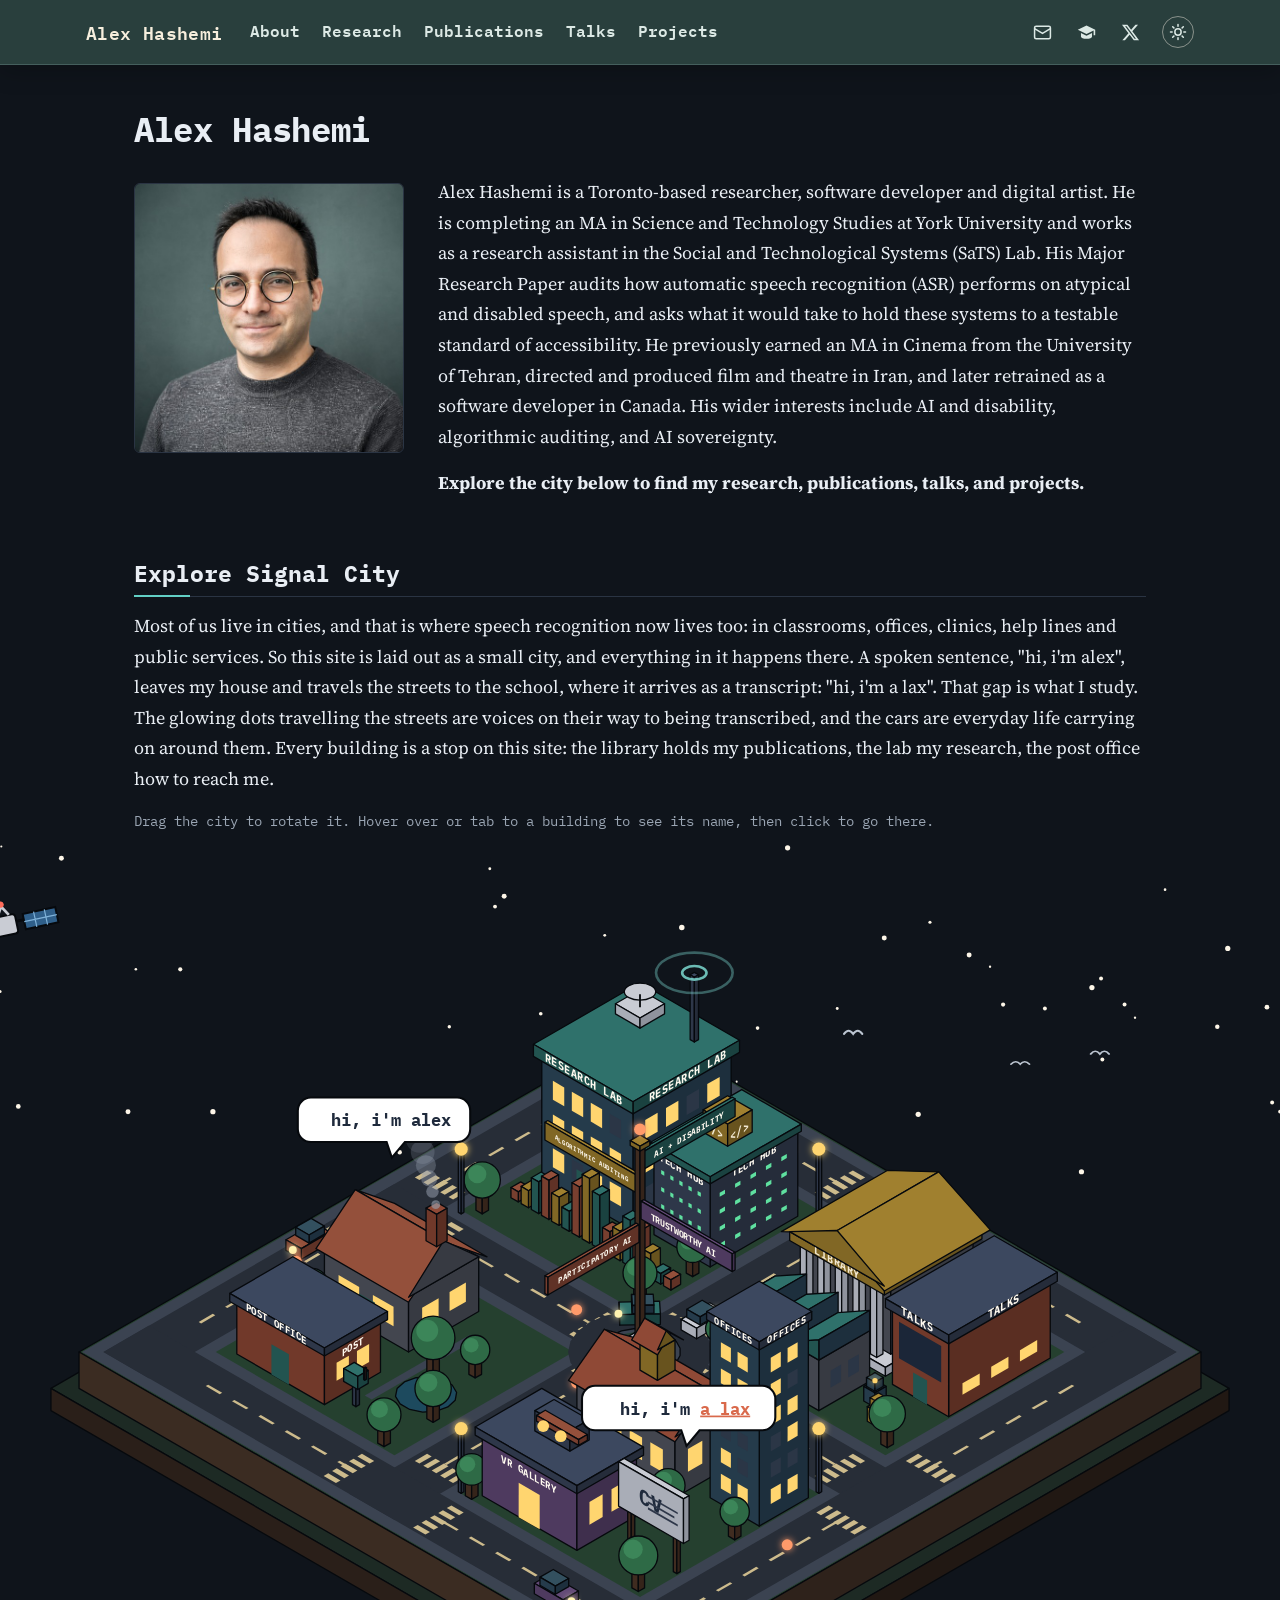
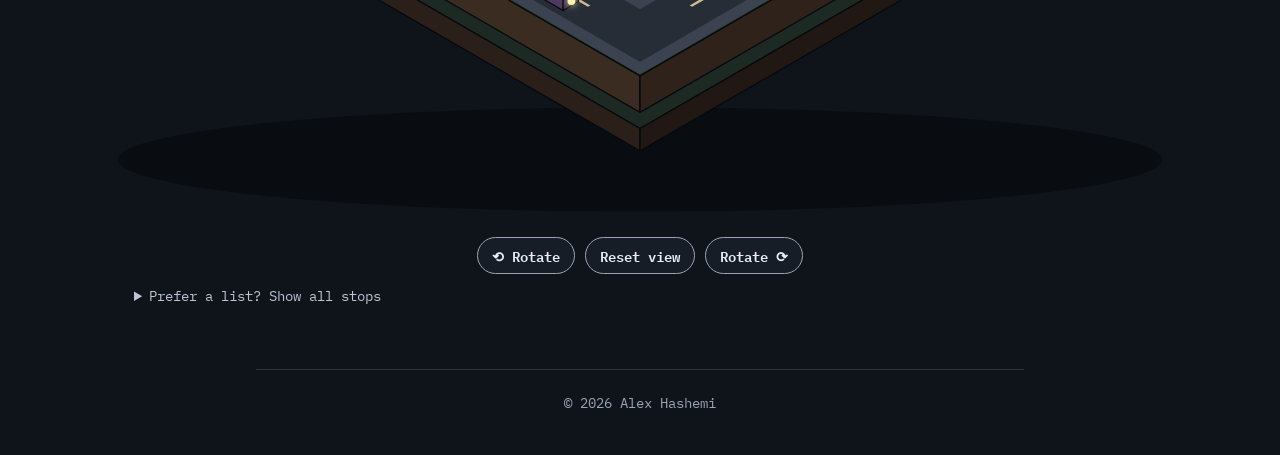
<file: index.html>
<!DOCTYPE html>
<html lang="en">
<head>
<meta charset="UTF-8">
<meta name="viewport" content="width=device-width, initial-scale=1.0">
<title>Alex Hashemi</title>
<meta name="description" content="Alex Hashemi studies how speech recognition and other AI systems decide who gets understood.">
<link rel="icon" type="image/svg+xml" href="favicon.svg">
<link rel="icon" type="image/png" sizes="32x32" href="favicon-32.png">
<link rel="icon" sizes="any" href="favicon.ico">
<link rel="apple-touch-icon" href="apple-touch-icon.png">
<link rel="preconnect" href="https://fonts.googleapis.com">
<link rel="preconnect" href="https://fonts.gstatic.com" crossorigin>
<link href="https://fonts.googleapis.com/css2?family=IBM+Plex+Mono:wght@500;600;700&amp;family=Source+Serif+4:ital,opsz,wght@0,8..60,400;0,8..60,600;1,8..60,400&amp;display=swap" rel="stylesheet">
<link rel="stylesheet" href="site.css?v=202611271320">
<script>
  (function () {
    var t = null;
    try { t = localStorage.getItem('theme'); } catch (e) {}
    document.documentElement.setAttribute('data-theme', t === 'light' ? 'light' : 'dark');
  })();
</script>
</head>
<body>
<a class="skip" href="#main">Skip to content</a>
<header class="bar">
  <div class="bar-inner">
    <a class="brand" href="./">Alex Hashemi</a>
    <nav class="nav" aria-label="Primary"><a href="about.html">About</a><a href="research.html">Research</a><a href="publications.html">Publications</a><a href="talks.html">Talks</a><a href="projects.html">Projects</a></nav>
    <div class="icons"><a class="stroke" href="mailto:alexhash@yorku.ca" aria-label="Email" title="Email"><svg viewBox="0 0 24 24" aria-hidden="true"><rect x="2" y="4" width="20" height="16" rx="2"/><path d="m2 7 10 6 10-6"/></svg></a><a class="" href="https://scholar.google.ca/citations?view_op=list_works&amp;hl=en&amp;user=wjBx0VoAAAAJ" aria-label="Google Scholar" title="Google Scholar" target="_blank" rel="noopener noreferrer"><svg viewBox="0 0 24 24" aria-hidden="true"><path d="M12 3 1 8.5l11 5.5 9-4.5v6h2V8.5L12 3z"/><path d="M5 12.75V17c0 1.66 3.13 3 7 3s7-1.34 7-3v-4.25l-7 3.5-7-3.5z"/></svg></a><a class="" href="https://x.com/alexxhashemi" aria-label="X (Twitter)" title="X (Twitter)" target="_blank" rel="noopener noreferrer"><svg viewBox="0 0 24 24" aria-hidden="true"><path d="M18.24 2.25h3.31l-7.23 8.26 8.5 11.24h-6.66l-5.21-6.82-5.97 6.82H1.67l7.73-8.84L1.25 2.25h6.83l4.71 6.23 5.45-6.23zm-1.16 17.52h1.83L7.08 4.13H5.12l11.96 15.64z"/></svg></a>
      <button class="theme-toggle" id="themeToggle" type="button" aria-label="Switch to light mode" title="Switch to light mode">
        <svg class="sun" viewBox="0 0 24 24" aria-hidden="true"><circle cx="12" cy="12" r="4.2"/><path d="M12 2v2.2M12 19.8V22M4.9 4.9l1.6 1.6M17.5 17.5l1.6 1.6M2 12h2.2M19.8 12H22M4.9 19.1l1.6-1.6M17.5 6.5l1.6-1.6"/></svg>
        <svg class="moon" viewBox="0 0 24 24" aria-hidden="true"><path d="M20.5 14.2A8.5 8.5 0 1 1 9.8 3.5a6.8 6.8 0 0 0 10.7 10.7z"/></svg>
      </button>
    </div>
  </div>
</header>
<main id="main" class="wide">
<h1>Alex Hashemi</h1>
<img class="portrait" src="images/headshot.jpg" alt="Portrait of Alex Hashemi">
<p>Alex Hashemi is a Toronto-based researcher, software developer and digital artist. He is
completing an MA in Science and Technology Studies at York University and works as a research
assistant in the Social and Technological Systems (SaTS) Lab. His Major Research Paper audits how
automatic speech recognition (ASR) performs on atypical and disabled speech, and asks what it would
take to hold these systems to a testable standard of accessibility. He previously earned an MA in
Cinema from the University of Tehran, directed and produced film and theatre in Iran, and later
retrained as a software developer in Canada. His wider interests include AI and disability,
algorithmic auditing, and AI sovereignty.</p>
<p><strong>Explore the city below to find my research, publications, talks, and projects.</strong></p>
<div class="clear"></div>

<h2>Explore Signal City</h2>
<p>Most of us live in cities, and that is where speech recognition now lives too: in classrooms,
offices, clinics, help lines and public services. So this site is laid out as a small city, and
everything in it happens there. A spoken sentence, "hi, i'm alex", leaves my house and travels the
streets to the school, where it arrives as a transcript: "hi, i'm a lax". That gap is what I study.
The glowing dots travelling the streets are voices on their way to being transcribed, and the cars
are everyday life carrying on around them. Every building is a stop on this site: the library holds
my publications, the lab my research, the post office how to reach me.</p>
<p class="map-hint">Drag the city to rotate it. Hover over or tab to a building to see its name, then click to go there.</p>
<div class="city-wrap">
  <svg id="city" class="city" viewBox="0 0 980 760" role="group" aria-labelledby="city-t city-d">
    <title id="city-t">Signal City</title>
    <desc id="city-d">An interactive isometric city that can be rotated. Most of us live in cities, and speech recognition now lives there too. A spoken sentence, hi, i'm alex, leaves my house and travels the streets to a school and city offices, where it arrives as hi, i'm a lax. Each building links to part of this website: a research lab, a tech hub for skills, a library of publications, a conference hall for talks, a makerspace of projects, a VR gallery, a monument of research interests in the central roundabout, a CV billboard, and a post office for contact.</desc>
  </svg>
  <div class="city-controls">
    <button type="button" id="rotLeft" aria-label="Rotate the city left">&#10226; Rotate</button>
    <button type="button" id="rotReset" aria-label="Reset the city view">Reset view</button>
    <button type="button" id="rotRight" aria-label="Rotate the city right">Rotate &#10227;</button>
  </div>
</div>
<details class="map-list">
  <summary>Prefer a list? Show all stops</summary>
  <ul><li><a href="about.html">About Me (Home)</a></li><li><a href="research.html">Research (Research Lab)</a></li><li><a href="research.html#interests">Research Interests (Interests Square)</a></li><li><a href="about.html#skills">Technical Skills (Tech Hub)</a></li><li><a href="publications.html">Publications (Library)</a></li><li><a href="talks.html">Talks (Conference Hall)</a></li><li><a href="talks.html#exhibitions">Exhibitions (VR Gallery)</a></li><li><a href="projects.html">Projects (Makerspace)</a></li><li><a href="about.html#education">Education (School)</a></li><li><a href="about.html#experience">Experience (City Offices)</a></li><li><a href="cv.html">Request my CV (Billboard)</a></li><li><a href="contact.html">Contact (Post Office)</a></li></ul>
</details>
<noscript><p class="muted small">The interactive city needs JavaScript. Every stop is listed above.</p></noscript>
<script src="city.js?v=202611271320"></script>
<script src="sky-extras.js?v=202611271320"></script>
</main>
<footer>&copy; 2026 Alex Hashemi</footer>
<script>
  (function () {
    var root = document.documentElement, btn = document.getElementById('themeToggle');
    function sync() {
      var light = root.getAttribute('data-theme') === 'light';
      var label = light ? 'Switch to dark mode' : 'Switch to light mode';
      btn.setAttribute('aria-label', label); btn.setAttribute('title', label);
    }
    btn.addEventListener('click', function () {
      var next = root.getAttribute('data-theme') === 'light' ? 'dark' : 'light';
      root.setAttribute('data-theme', next);
      try { localStorage.setItem('theme', next); } catch (e) {}
      sync();
    });
    sync();
  })();
</script>
</body>
</html>
</file>
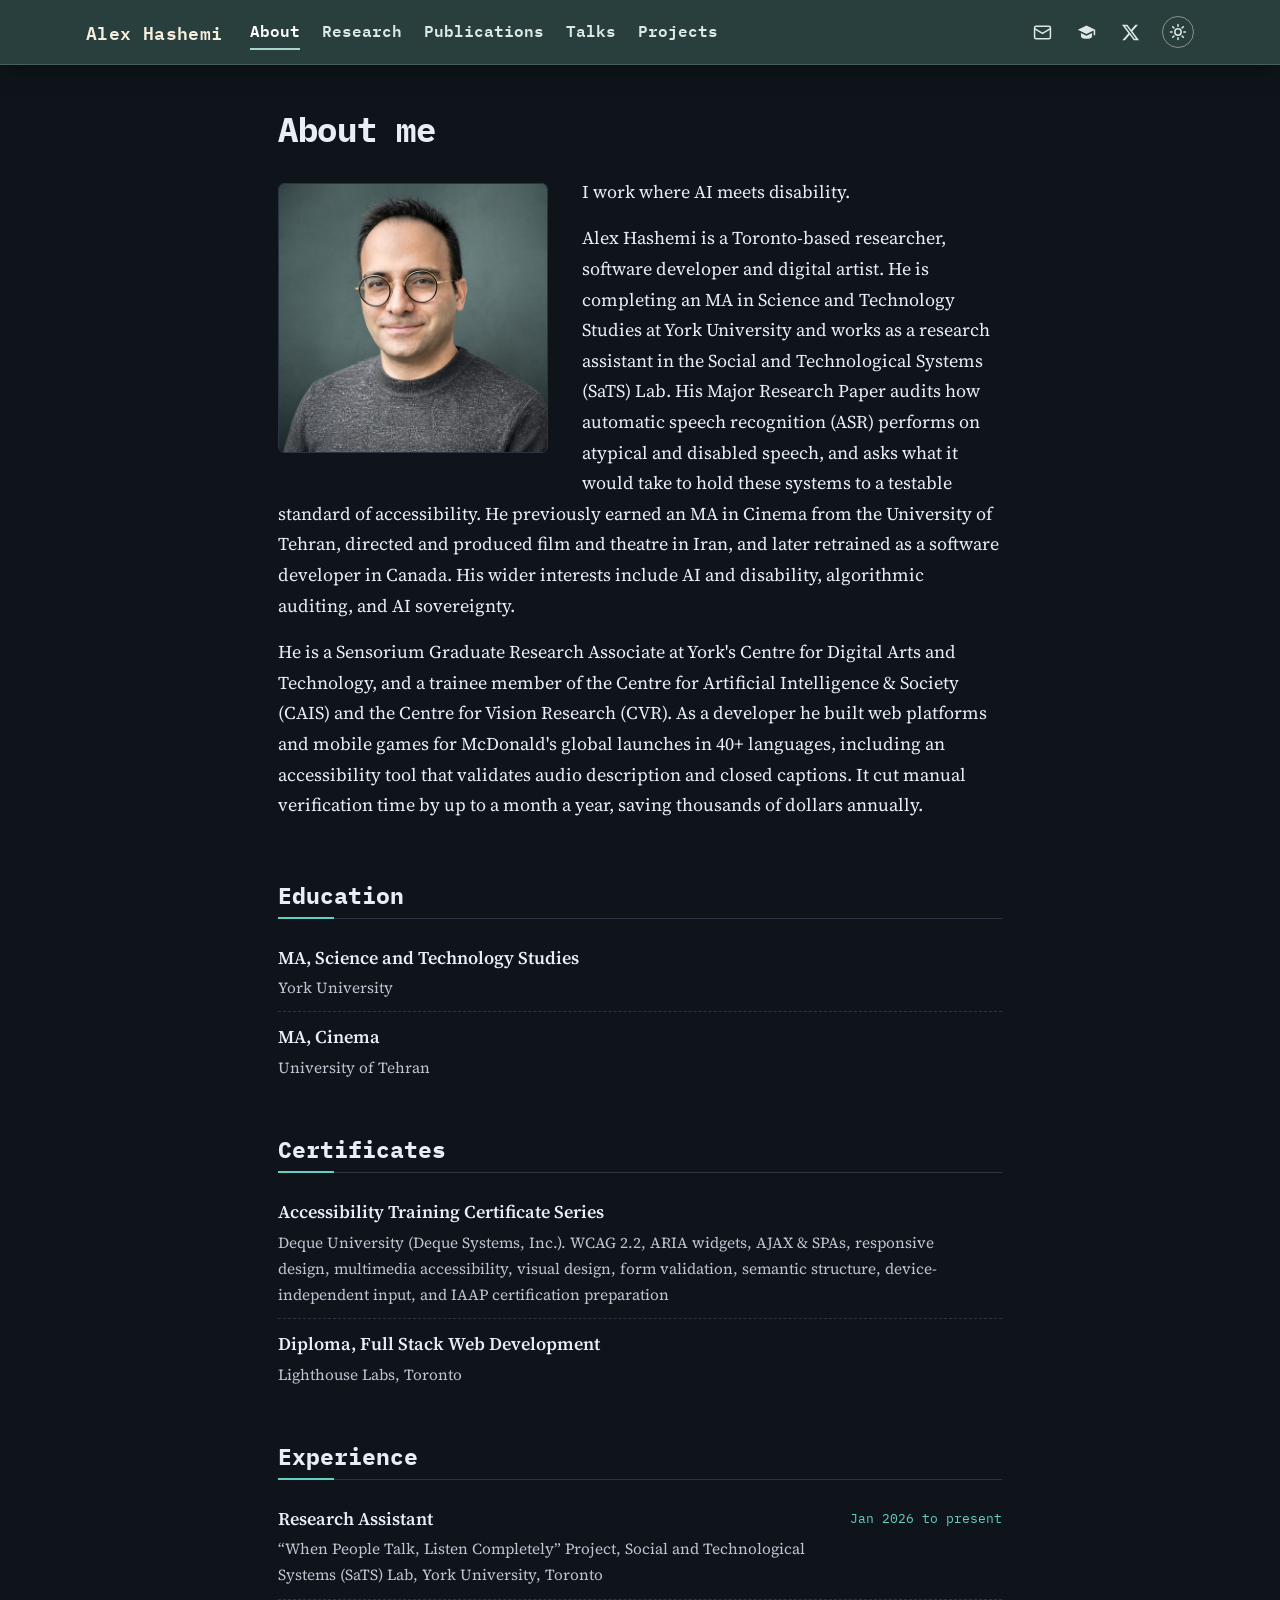
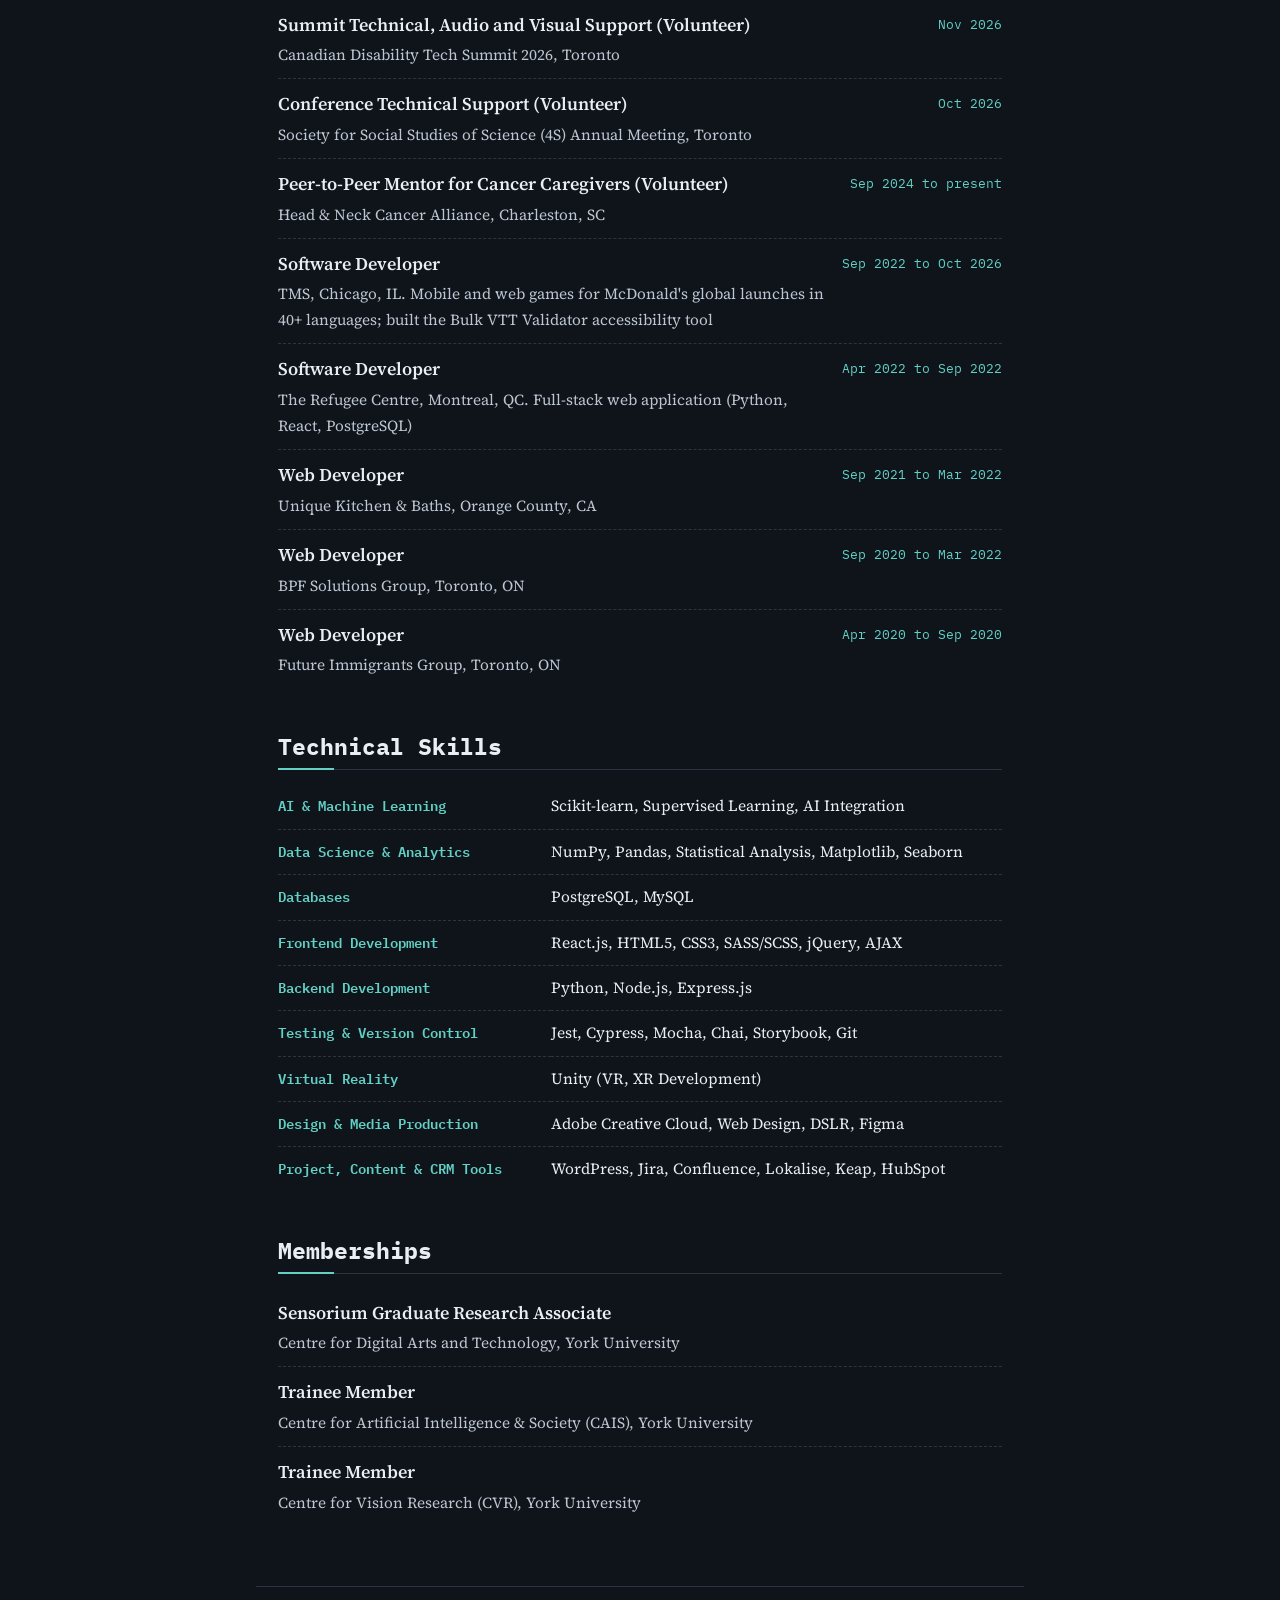
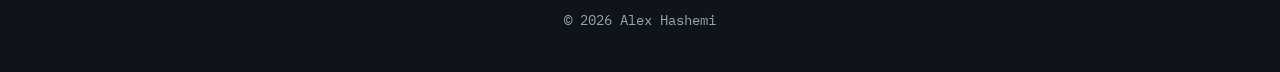
<file: about.html>
<!DOCTYPE html>
<html lang="en">
<head>
<meta charset="UTF-8">
<meta name="viewport" content="width=device-width, initial-scale=1.0">
<title>About | Alex Hashemi</title>
<meta name="description" content="About Alex Hashemi: background, education, experience, and technical skills.">
<link rel="icon" type="image/svg+xml" href="favicon.svg">
<link rel="icon" type="image/png" sizes="32x32" href="favicon-32.png">
<link rel="icon" sizes="any" href="favicon.ico">
<link rel="apple-touch-icon" href="apple-touch-icon.png">
<link rel="preconnect" href="https://fonts.googleapis.com">
<link rel="preconnect" href="https://fonts.gstatic.com" crossorigin>
<link href="https://fonts.googleapis.com/css2?family=IBM+Plex+Mono:wght@500;600;700&amp;family=Source+Serif+4:ital,opsz,wght@0,8..60,400;0,8..60,600;1,8..60,400&amp;display=swap" rel="stylesheet">
<link rel="stylesheet" href="site.css?v=202611271320">
<script>
  (function () {
    var t = null;
    try { t = localStorage.getItem('theme'); } catch (e) {}
    document.documentElement.setAttribute('data-theme', t === 'light' ? 'light' : 'dark');
  })();
</script>
</head>
<body>
<a class="skip" href="#main">Skip to content</a>
<header class="bar">
  <div class="bar-inner">
    <a class="brand" href="./">Alex Hashemi</a>
    <nav class="nav" aria-label="Primary"><a href="about.html" aria-current="page">About</a><a href="research.html">Research</a><a href="publications.html">Publications</a><a href="talks.html">Talks</a><a href="projects.html">Projects</a></nav>
    <div class="icons"><a class="stroke" href="mailto:alexhash@yorku.ca" aria-label="Email" title="Email"><svg viewBox="0 0 24 24" aria-hidden="true"><rect x="2" y="4" width="20" height="16" rx="2"/><path d="m2 7 10 6 10-6"/></svg></a><a class="" href="https://scholar.google.ca/citations?view_op=list_works&amp;hl=en&amp;user=wjBx0VoAAAAJ" aria-label="Google Scholar" title="Google Scholar" target="_blank" rel="noopener noreferrer"><svg viewBox="0 0 24 24" aria-hidden="true"><path d="M12 3 1 8.5l11 5.5 9-4.5v6h2V8.5L12 3z"/><path d="M5 12.75V17c0 1.66 3.13 3 7 3s7-1.34 7-3v-4.25l-7 3.5-7-3.5z"/></svg></a><a class="" href="https://x.com/alexxhashemi" aria-label="X (Twitter)" title="X (Twitter)" target="_blank" rel="noopener noreferrer"><svg viewBox="0 0 24 24" aria-hidden="true"><path d="M18.24 2.25h3.31l-7.23 8.26 8.5 11.24h-6.66l-5.21-6.82-5.97 6.82H1.67l7.73-8.84L1.25 2.25h6.83l4.71 6.23 5.45-6.23zm-1.16 17.52h1.83L7.08 4.13H5.12l11.96 15.64z"/></svg></a>
      <button class="theme-toggle" id="themeToggle" type="button" aria-label="Switch to light mode" title="Switch to light mode">
        <svg class="sun" viewBox="0 0 24 24" aria-hidden="true"><circle cx="12" cy="12" r="4.2"/><path d="M12 2v2.2M12 19.8V22M4.9 4.9l1.6 1.6M17.5 17.5l1.6 1.6M2 12h2.2M19.8 12H22M4.9 19.1l1.6-1.6M17.5 6.5l1.6-1.6"/></svg>
        <svg class="moon" viewBox="0 0 24 24" aria-hidden="true"><path d="M20.5 14.2A8.5 8.5 0 1 1 9.8 3.5a6.8 6.8 0 0 0 10.7 10.7z"/></svg>
      </button>
    </div>
  </div>
</header>
<main id="main">
<h1>About me</h1>
<img class="portrait" src="images/headshot.jpg" alt="Portrait of Alex Hashemi">
<p class="lead">I work where AI meets disability.</p>
<p>Alex Hashemi is a Toronto-based researcher, software developer and digital artist. He is
completing an MA in Science and Technology Studies at York University and works as a research
assistant in the Social and Technological Systems (SaTS) Lab. His Major Research Paper audits how
automatic speech recognition (ASR) performs on atypical and disabled speech, and asks what it would
take to hold these systems to a testable standard of accessibility. He previously earned an MA in
Cinema from the University of Tehran, directed and produced film and theatre in Iran, and later
retrained as a software developer in Canada. His wider interests include AI and disability,
algorithmic auditing, and AI sovereignty.</p>
<p>He is a Sensorium Graduate Research Associate at York's Centre for Digital Arts and Technology,
and a trainee member of the Centre for Artificial Intelligence &amp; Society (CAIS) and the Centre for
Vision Research (CVR). As a developer he built web platforms and mobile games for
McDonald's global launches in 40+ languages, including an accessibility tool that validates audio description and closed captions. It cut
manual verification time by up to a month a year, saving thousands of dollars annually.</p>
<div class="clear"></div>

<h2 id="education">Education</h2>
<ul class="rows"><li><span class="what">MA, Science and Technology Studies</span><span class="where">York University</span></li><li><span class="what">MA, Cinema</span><span class="where">University of Tehran</span></li></ul>

<h2>Certificates</h2>
<ul class="rows"><li><span class="what">Accessibility Training Certificate Series</span><span class="where">Deque University (Deque Systems, Inc.). WCAG 2.2, ARIA widgets, AJAX &amp; SPAs, responsive design, multimedia accessibility, visual design, form validation, semantic structure, device-independent input, and IAAP certification preparation</span></li><li><span class="what">Diploma, Full Stack Web Development</span><span class="where">Lighthouse Labs, Toronto</span></li></ul>

<h2 id="experience">Experience</h2>
<ul class="rows"><li><span class="what">Research Assistant</span><span class="where">&ldquo;When People Talk, Listen Completely&rdquo; Project, Social and Technological Systems (SaTS) Lab, York University, Toronto</span><span class="when">Jan 2026 to present</span></li><li><span class="what">Summit Technical, Audio and Visual Support (Volunteer)</span><span class="where">Canadian Disability Tech Summit 2026, Toronto</span><span class="when">Nov 2026</span></li><li><span class="what">Conference Technical Support (Volunteer)</span><span class="where">Society for Social Studies of Science (4S) Annual Meeting, Toronto</span><span class="when">Oct 2026</span></li><li><span class="what">Peer-to-Peer Mentor for Cancer Caregivers (Volunteer)</span><span class="where">Head &amp; Neck Cancer Alliance, Charleston, SC</span><span class="when">Sep 2024 to present</span></li><li><span class="what">Software Developer</span><span class="where">TMS, Chicago, IL. Mobile and web games for McDonald's global launches in 40+ languages; built the Bulk VTT Validator accessibility tool</span><span class="when">Sep 2022 to Oct 2026</span></li><li><span class="what">Software Developer</span><span class="where">The Refugee Centre, Montreal, QC. Full-stack web application (Python, React, PostgreSQL)</span><span class="when">Apr 2022 to Sep 2022</span></li><li><span class="what">Web Developer</span><span class="where">Unique Kitchen &amp; Baths, Orange County, CA</span><span class="when">Sep 2021 to Mar 2022</span></li><li><span class="what">Web Developer</span><span class="where">BPF Solutions Group, Toronto, ON</span><span class="when">Sep 2020 to Mar 2022</span></li><li><span class="what">Web Developer</span><span class="where">Future Immigrants Group, Toronto, ON</span><span class="when">Apr 2020 to Sep 2020</span></li></ul>

<h2 id="skills">Technical Skills</h2>
<table class="skills">
  <caption class="skip">Technical skills by area</caption>
  <tbody>
    <tr><th scope="row">AI &amp; Machine Learning</th><td>Scikit-learn, Supervised Learning, AI Integration</td></tr>
    <tr><th scope="row">Data Science &amp; Analytics</th><td>NumPy, Pandas, Statistical Analysis, Matplotlib, Seaborn</td></tr>
    <tr><th scope="row">Databases</th><td>PostgreSQL, MySQL</td></tr>
    <tr><th scope="row">Frontend Development</th><td>React.js, HTML5, CSS3, SASS/SCSS, jQuery, AJAX</td></tr>
    <tr><th scope="row">Backend Development</th><td>Python, Node.js, Express.js</td></tr>
    <tr><th scope="row">Testing &amp; Version Control</th><td>Jest, Cypress, Mocha, Chai, Storybook, Git</td></tr>
    <tr><th scope="row">Virtual Reality</th><td>Unity (VR, XR Development)</td></tr>
    <tr><th scope="row">Design &amp; Media Production</th><td>Adobe Creative Cloud, Web Design, DSLR, Figma</td></tr>
    <tr><th scope="row">Project, Content &amp; CRM Tools</th><td>WordPress, Jira, Confluence, Lokalise, Keap, HubSpot</td></tr>
  </tbody>
</table>

<h2>Memberships</h2>
<ul class="rows"><li><span class="what">Sensorium Graduate Research Associate</span><span class="where">Centre for Digital Arts and Technology, York University</span></li><li><span class="what">Trainee Member</span><span class="where">Centre for Artificial Intelligence &amp; Society (CAIS), York University</span></li><li><span class="what">Trainee Member</span><span class="where">Centre for Vision Research (CVR), York University</span></li></ul>

</main>
<footer>&copy; 2026 Alex Hashemi</footer>
<script>
  (function () {
    var root = document.documentElement, btn = document.getElementById('themeToggle');
    function sync() {
      var light = root.getAttribute('data-theme') === 'light';
      var label = light ? 'Switch to dark mode' : 'Switch to light mode';
      btn.setAttribute('aria-label', label); btn.setAttribute('title', label);
    }
    btn.addEventListener('click', function () {
      var next = root.getAttribute('data-theme') === 'light' ? 'dark' : 'light';
      root.setAttribute('data-theme', next);
      try { localStorage.setItem('theme', next); } catch (e) {}
      sync();
    });
    sync();
  })();
</script>
</body>
</html>
</file>
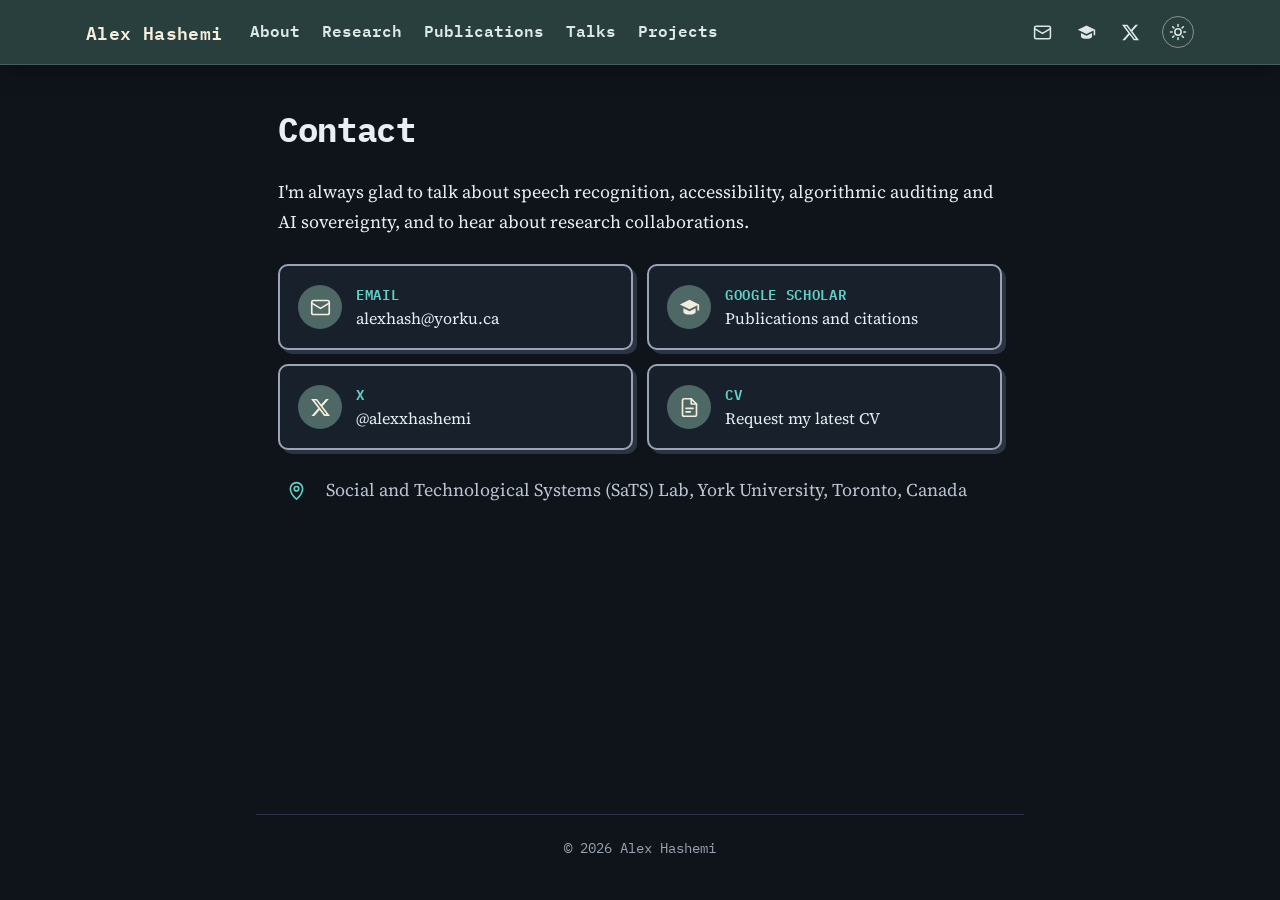
<file: contact.html>
<!DOCTYPE html>
<html lang="en">
<head>
<meta charset="UTF-8">
<meta name="viewport" content="width=device-width, initial-scale=1.0">
<title>Contact | Alex Hashemi</title>
<meta name="description" content="Contact Alex Hashemi.">
<link rel="icon" type="image/svg+xml" href="favicon.svg">
<link rel="icon" type="image/png" sizes="32x32" href="favicon-32.png">
<link rel="icon" sizes="any" href="favicon.ico">
<link rel="apple-touch-icon" href="apple-touch-icon.png">
<link rel="preconnect" href="https://fonts.googleapis.com">
<link rel="preconnect" href="https://fonts.gstatic.com" crossorigin>
<link href="https://fonts.googleapis.com/css2?family=IBM+Plex+Mono:wght@500;600;700&amp;family=Source+Serif+4:ital,opsz,wght@0,8..60,400;0,8..60,600;1,8..60,400&amp;display=swap" rel="stylesheet">
<link rel="stylesheet" href="site.css?v=202611271320">
<script>
  (function () {
    var t = null;
    try { t = localStorage.getItem('theme'); } catch (e) {}
    document.documentElement.setAttribute('data-theme', t === 'light' ? 'light' : 'dark');
  })();
</script>
</head>
<body>
<a class="skip" href="#main">Skip to content</a>
<header class="bar">
  <div class="bar-inner">
    <a class="brand" href="./">Alex Hashemi</a>
    <nav class="nav" aria-label="Primary"><a href="about.html">About</a><a href="research.html">Research</a><a href="publications.html">Publications</a><a href="talks.html">Talks</a><a href="projects.html">Projects</a></nav>
    <div class="icons"><a class="stroke" href="mailto:alexhash@yorku.ca" aria-label="Email" title="Email"><svg viewBox="0 0 24 24" aria-hidden="true"><rect x="2" y="4" width="20" height="16" rx="2"/><path d="m2 7 10 6 10-6"/></svg></a><a class="" href="https://scholar.google.ca/citations?view_op=list_works&amp;hl=en&amp;user=wjBx0VoAAAAJ" aria-label="Google Scholar" title="Google Scholar" target="_blank" rel="noopener noreferrer"><svg viewBox="0 0 24 24" aria-hidden="true"><path d="M12 3 1 8.5l11 5.5 9-4.5v6h2V8.5L12 3z"/><path d="M5 12.75V17c0 1.66 3.13 3 7 3s7-1.34 7-3v-4.25l-7 3.5-7-3.5z"/></svg></a><a class="" href="https://x.com/alexxhashemi" aria-label="X (Twitter)" title="X (Twitter)" target="_blank" rel="noopener noreferrer"><svg viewBox="0 0 24 24" aria-hidden="true"><path d="M18.24 2.25h3.31l-7.23 8.26 8.5 11.24h-6.66l-5.21-6.82-5.97 6.82H1.67l7.73-8.84L1.25 2.25h6.83l4.71 6.23 5.45-6.23zm-1.16 17.52h1.83L7.08 4.13H5.12l11.96 15.64z"/></svg></a>
      <button class="theme-toggle" id="themeToggle" type="button" aria-label="Switch to light mode" title="Switch to light mode">
        <svg class="sun" viewBox="0 0 24 24" aria-hidden="true"><circle cx="12" cy="12" r="4.2"/><path d="M12 2v2.2M12 19.8V22M4.9 4.9l1.6 1.6M17.5 17.5l1.6 1.6M2 12h2.2M19.8 12H22M4.9 19.1l1.6-1.6M17.5 6.5l1.6-1.6"/></svg>
        <svg class="moon" viewBox="0 0 24 24" aria-hidden="true"><path d="M20.5 14.2A8.5 8.5 0 1 1 9.8 3.5a6.8 6.8 0 0 0 10.7 10.7z"/></svg>
      </button>
    </div>
  </div>
</header>
<main id="main">
<h1>Contact</h1>
<p class="lead">I'm always glad to talk about speech recognition, accessibility, algorithmic
auditing and AI sovereignty, and to hear about research collaborations.</p>
<div class="contact-grid">
  <a class="ccard stroke" href="mailto:alexhash@yorku.ca"><span class="cicon"><svg viewBox="0 0 24 24" aria-hidden="true"><rect x="2" y="4" width="20" height="16" rx="2"/><path d="m2 7 10 6 10-6"/></svg></span><span class="ctext"><span class="clabel">Email</span><span class="cvalue">alexhash@yorku.ca</span></span></a>
  <a class="ccard " href="https://scholar.google.ca/citations?view_op=list_works&amp;hl=en&amp;user=wjBx0VoAAAAJ" target="_blank" rel="noopener noreferrer"><span class="cicon"><svg viewBox="0 0 24 24" aria-hidden="true"><path d="M12 3 1 8.5l11 5.5 9-4.5v6h2V8.5L12 3z"/><path d="M5 12.75V17c0 1.66 3.13 3 7 3s7-1.34 7-3v-4.25l-7 3.5-7-3.5z"/></svg></span><span class="ctext"><span class="clabel">Google Scholar</span><span class="cvalue">Publications and citations</span></span></a>
  <a class="ccard " href="https://x.com/alexxhashemi" target="_blank" rel="noopener noreferrer"><span class="cicon"><svg viewBox="0 0 24 24" aria-hidden="true"><path d="M18.24 2.25h3.31l-7.23 8.26 8.5 11.24h-6.66l-5.21-6.82-5.97 6.82H1.67l7.73-8.84L1.25 2.25h6.83l4.71 6.23 5.45-6.23zm-1.16 17.52h1.83L7.08 4.13H5.12l11.96 15.64z"/></svg></span><span class="ctext"><span class="clabel">X</span><span class="cvalue">@alexxhashemi</span></span></a>
  <a class="ccard stroke" href="cv.html"><span class="cicon"><svg viewBox="0 0 24 24" aria-hidden="true"><path d="M14 2H6a2 2 0 0 0-2 2v16a2 2 0 0 0 2 2h12a2 2 0 0 0 2-2V8z"/><path d="M14 2v6h6"/><path d="M8 13h8M8 17h5"/></svg></span><span class="ctext"><span class="clabel">CV</span><span class="cvalue">Request my latest CV</span></span></a>
</div>
<p class="where-am-i"><span class="cicon stroke"><svg viewBox="0 0 24 24" aria-hidden="true"><path d="M12 22s7-6.2 7-12a7 7 0 1 0-14 0c0 5.8 7 12 7 12z"/><circle cx="12" cy="10" r="2.6"/></svg></span>Social and Technological Systems (SaTS) Lab, York University, Toronto, Canada</p>

</main>
<footer>&copy; 2026 Alex Hashemi</footer>
<script>
  (function () {
    var root = document.documentElement, btn = document.getElementById('themeToggle');
    function sync() {
      var light = root.getAttribute('data-theme') === 'light';
      var label = light ? 'Switch to dark mode' : 'Switch to light mode';
      btn.setAttribute('aria-label', label); btn.setAttribute('title', label);
    }
    btn.addEventListener('click', function () {
      var next = root.getAttribute('data-theme') === 'light' ? 'dark' : 'light';
      root.setAttribute('data-theme', next);
      try { localStorage.setItem('theme', next); } catch (e) {}
      sync();
    });
    sync();
  })();
</script>
</body>
</html>
</file>
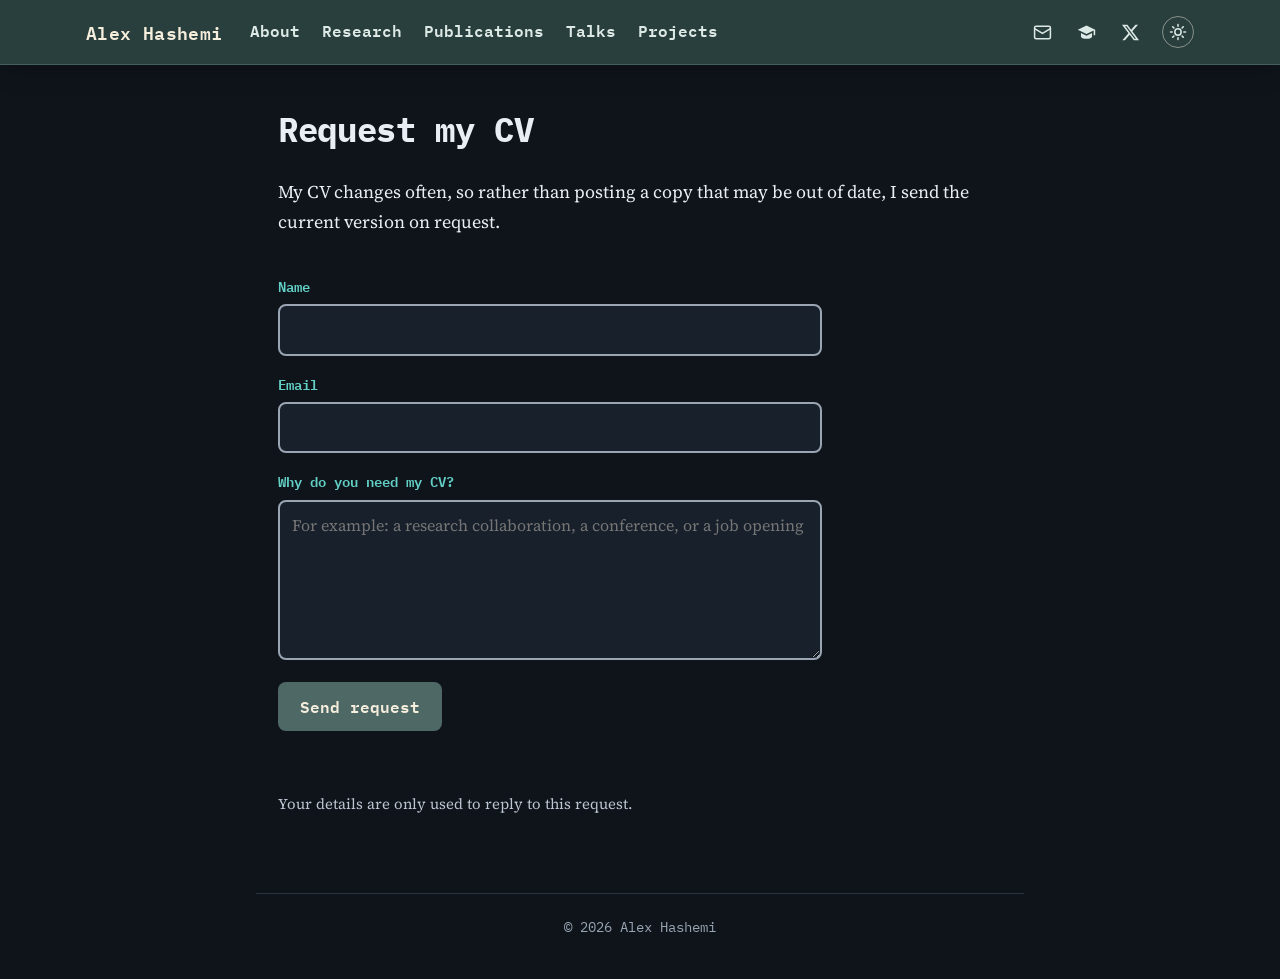
<file: cv.html>
<!DOCTYPE html>
<html lang="en">
<head>
<meta charset="UTF-8">
<meta name="viewport" content="width=device-width, initial-scale=1.0">
<title>Request my CV | Alex Hashemi</title>
<meta name="description" content="Request an up-to-date CV from Alex Hashemi.">
<link rel="icon" type="image/svg+xml" href="favicon.svg">
<link rel="icon" type="image/png" sizes="32x32" href="favicon-32.png">
<link rel="icon" sizes="any" href="favicon.ico">
<link rel="apple-touch-icon" href="apple-touch-icon.png">
<link rel="preconnect" href="https://fonts.googleapis.com">
<link rel="preconnect" href="https://fonts.gstatic.com" crossorigin>
<link href="https://fonts.googleapis.com/css2?family=IBM+Plex+Mono:wght@500;600;700&amp;family=Source+Serif+4:ital,opsz,wght@0,8..60,400;0,8..60,600;1,8..60,400&amp;display=swap" rel="stylesheet">
<link rel="stylesheet" href="site.css?v=202611271320">
<script>
  (function () {
    var t = null;
    try { t = localStorage.getItem('theme'); } catch (e) {}
    document.documentElement.setAttribute('data-theme', t === 'light' ? 'light' : 'dark');
  })();
</script>
</head>
<body>
<a class="skip" href="#main">Skip to content</a>
<header class="bar">
  <div class="bar-inner">
    <a class="brand" href="./">Alex Hashemi</a>
    <nav class="nav" aria-label="Primary"><a href="about.html">About</a><a href="research.html">Research</a><a href="publications.html">Publications</a><a href="talks.html">Talks</a><a href="projects.html">Projects</a></nav>
    <div class="icons"><a class="stroke" href="mailto:alexhash@yorku.ca" aria-label="Email" title="Email"><svg viewBox="0 0 24 24" aria-hidden="true"><rect x="2" y="4" width="20" height="16" rx="2"/><path d="m2 7 10 6 10-6"/></svg></a><a class="" href="https://scholar.google.ca/citations?view_op=list_works&amp;hl=en&amp;user=wjBx0VoAAAAJ" aria-label="Google Scholar" title="Google Scholar" target="_blank" rel="noopener noreferrer"><svg viewBox="0 0 24 24" aria-hidden="true"><path d="M12 3 1 8.5l11 5.5 9-4.5v6h2V8.5L12 3z"/><path d="M5 12.75V17c0 1.66 3.13 3 7 3s7-1.34 7-3v-4.25l-7 3.5-7-3.5z"/></svg></a><a class="" href="https://x.com/alexxhashemi" aria-label="X (Twitter)" title="X (Twitter)" target="_blank" rel="noopener noreferrer"><svg viewBox="0 0 24 24" aria-hidden="true"><path d="M18.24 2.25h3.31l-7.23 8.26 8.5 11.24h-6.66l-5.21-6.82-5.97 6.82H1.67l7.73-8.84L1.25 2.25h6.83l4.71 6.23 5.45-6.23zm-1.16 17.52h1.83L7.08 4.13H5.12l11.96 15.64z"/></svg></a>
      <button class="theme-toggle" id="themeToggle" type="button" aria-label="Switch to light mode" title="Switch to light mode">
        <svg class="sun" viewBox="0 0 24 24" aria-hidden="true"><circle cx="12" cy="12" r="4.2"/><path d="M12 2v2.2M12 19.8V22M4.9 4.9l1.6 1.6M17.5 17.5l1.6 1.6M2 12h2.2M19.8 12H22M4.9 19.1l1.6-1.6M17.5 6.5l1.6-1.6"/></svg>
        <svg class="moon" viewBox="0 0 24 24" aria-hidden="true"><path d="M20.5 14.2A8.5 8.5 0 1 1 9.8 3.5a6.8 6.8 0 0 0 10.7 10.7z"/></svg>
      </button>
    </div>
  </div>
</header>
<main id="main">
<h1>Request my CV</h1>
<p class="lead">My CV changes often, so rather than posting a copy that may be out of date, I send
the current version on request.</p>
<form class="cv-form" id="cvForm" action="https://formsubmit.co/alexxhashemi@gmail.com" method="POST">
  <input type="hidden" name="_subject" value="CV request from your website">
  <input type="hidden" name="_template" value="table">
  <input type="hidden" name="_captcha" value="false">
  <input type="text" name="_honey" class="hp" tabindex="-1" autocomplete="off" aria-hidden="true">
  <label for="cvName">Name</label>
  <input id="cvName" name="name" type="text" autocomplete="name" required>
  <label for="cvEmail">Email</label>
  <input id="cvEmail" name="email" type="email" autocomplete="email" required>
  <label for="cvReason">Why do you need my CV?</label>
  <textarea id="cvReason" name="reason" rows="5" required placeholder="For example: a research collaboration, a conference, or a job opening"></textarea>
  <button type="submit">Send request</button>
  <p class="form-status" id="cvStatus" role="status" aria-live="polite"></p>
</form>
<p class="muted small">Your details are only used to reply to this request.</p>
</main>
<footer>&copy; 2026 Alex Hashemi</footer>
<script>
  (function () {
    var f = document.getElementById('cvForm'), st = document.getElementById('cvStatus');
    if (!window.fetch) return;
    f.addEventListener('submit', function (e) {
      e.preventDefault();
      var btn = f.querySelector('button'); btn.disabled = true;
      st.className = 'form-status'; st.textContent = 'Sending...';
      fetch(f.action.replace('formsubmit.co/', 'formsubmit.co/ajax/'), {
        method: 'POST', headers: { 'Accept': 'application/json' }, body: new FormData(f)
      }).then(function (r) { return r.json().then(function (j) { if (!r.ok || j.success === 'false') throw j; }); })
        .then(function () {
          f.reset(); st.className = 'form-status ok';
          st.textContent = 'Thank you. Your request was sent, and I will email you my latest CV soon.';
        })
        .catch(function () {
          st.className = 'form-status err';
          st.textContent = 'Sorry, that did not go through. Please email me instead.';
        })
        .then(function () { btn.disabled = false; });
    });
  })();
</script>
<script>
  (function () {
    var root = document.documentElement, btn = document.getElementById('themeToggle');
    function sync() {
      var light = root.getAttribute('data-theme') === 'light';
      var label = light ? 'Switch to dark mode' : 'Switch to light mode';
      btn.setAttribute('aria-label', label); btn.setAttribute('title', label);
    }
    btn.addEventListener('click', function () {
      var next = root.getAttribute('data-theme') === 'light' ? 'dark' : 'light';
      root.setAttribute('data-theme', next);
      try { localStorage.setItem('theme', next); } catch (e) {}
      sync();
    });
    sync();
  })();
</script>
</body>
</html>
</file>
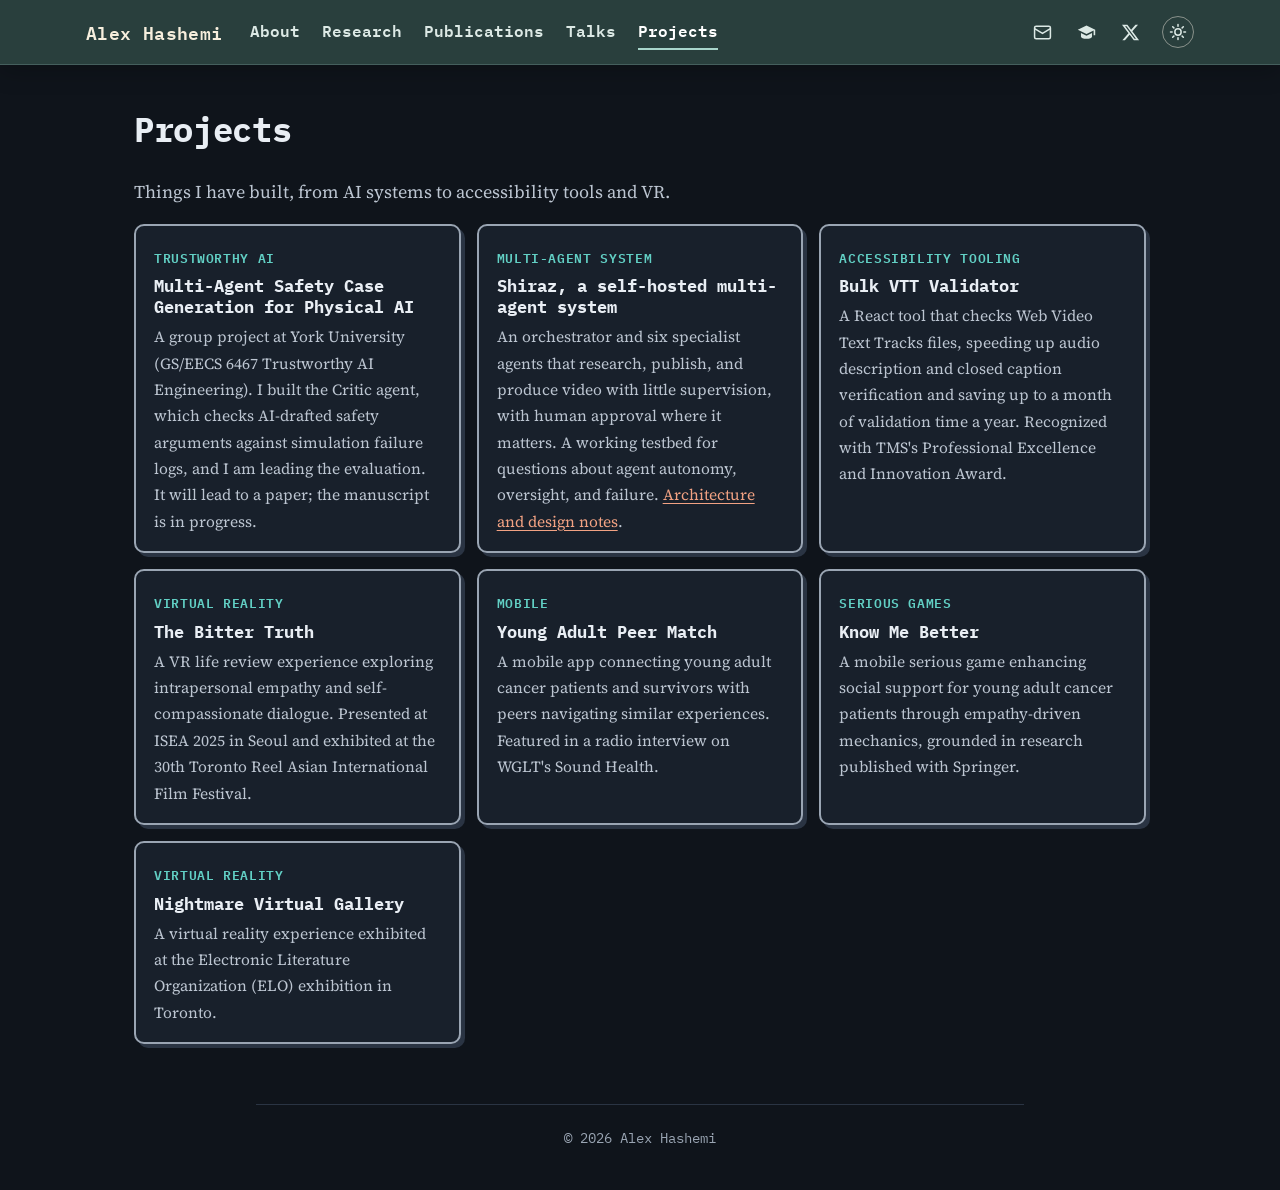
<file: projects.html>
<!DOCTYPE html>
<html lang="en">
<head>
<meta charset="UTF-8">
<meta name="viewport" content="width=device-width, initial-scale=1.0">
<title>Projects | Alex Hashemi</title>
<meta name="description" content="Projects by Alex Hashemi: AI systems, accessibility tools, VR, and games.">
<link rel="icon" type="image/svg+xml" href="favicon.svg">
<link rel="icon" type="image/png" sizes="32x32" href="favicon-32.png">
<link rel="icon" sizes="any" href="favicon.ico">
<link rel="apple-touch-icon" href="apple-touch-icon.png">
<link rel="preconnect" href="https://fonts.googleapis.com">
<link rel="preconnect" href="https://fonts.gstatic.com" crossorigin>
<link href="https://fonts.googleapis.com/css2?family=IBM+Plex+Mono:wght@500;600;700&amp;family=Source+Serif+4:ital,opsz,wght@0,8..60,400;0,8..60,600;1,8..60,400&amp;display=swap" rel="stylesheet">
<link rel="stylesheet" href="site.css?v=202611271320">
<script>
  (function () {
    var t = null;
    try { t = localStorage.getItem('theme'); } catch (e) {}
    document.documentElement.setAttribute('data-theme', t === 'light' ? 'light' : 'dark');
  })();
</script>
</head>
<body>
<a class="skip" href="#main">Skip to content</a>
<header class="bar">
  <div class="bar-inner">
    <a class="brand" href="./">Alex Hashemi</a>
    <nav class="nav" aria-label="Primary"><a href="about.html">About</a><a href="research.html">Research</a><a href="publications.html">Publications</a><a href="talks.html">Talks</a><a href="projects.html" aria-current="page">Projects</a></nav>
    <div class="icons"><a class="stroke" href="mailto:alexhash@yorku.ca" aria-label="Email" title="Email"><svg viewBox="0 0 24 24" aria-hidden="true"><rect x="2" y="4" width="20" height="16" rx="2"/><path d="m2 7 10 6 10-6"/></svg></a><a class="" href="https://scholar.google.ca/citations?view_op=list_works&amp;hl=en&amp;user=wjBx0VoAAAAJ" aria-label="Google Scholar" title="Google Scholar" target="_blank" rel="noopener noreferrer"><svg viewBox="0 0 24 24" aria-hidden="true"><path d="M12 3 1 8.5l11 5.5 9-4.5v6h2V8.5L12 3z"/><path d="M5 12.75V17c0 1.66 3.13 3 7 3s7-1.34 7-3v-4.25l-7 3.5-7-3.5z"/></svg></a><a class="" href="https://x.com/alexxhashemi" aria-label="X (Twitter)" title="X (Twitter)" target="_blank" rel="noopener noreferrer"><svg viewBox="0 0 24 24" aria-hidden="true"><path d="M18.24 2.25h3.31l-7.23 8.26 8.5 11.24h-6.66l-5.21-6.82-5.97 6.82H1.67l7.73-8.84L1.25 2.25h6.83l4.71 6.23 5.45-6.23zm-1.16 17.52h1.83L7.08 4.13H5.12l11.96 15.64z"/></svg></a>
      <button class="theme-toggle" id="themeToggle" type="button" aria-label="Switch to light mode" title="Switch to light mode">
        <svg class="sun" viewBox="0 0 24 24" aria-hidden="true"><circle cx="12" cy="12" r="4.2"/><path d="M12 2v2.2M12 19.8V22M4.9 4.9l1.6 1.6M17.5 17.5l1.6 1.6M2 12h2.2M19.8 12H22M4.9 19.1l1.6-1.6M17.5 6.5l1.6-1.6"/></svg>
        <svg class="moon" viewBox="0 0 24 24" aria-hidden="true"><path d="M20.5 14.2A8.5 8.5 0 1 1 9.8 3.5a6.8 6.8 0 0 0 10.7 10.7z"/></svg>
      </button>
    </div>
  </div>
</header>
<main id="main" class="wide">
<h1>Projects</h1>
<p class="muted">Things I have built, from AI systems to accessibility tools and VR.</p>
<div class="cards"><article class="card"><span class="kind">Trustworthy AI</span><h3>Multi-Agent Safety Case Generation for Physical AI</h3><p>A group project at York University (GS/EECS 6467 Trustworthy AI Engineering). I built the Critic agent, which checks AI-drafted safety arguments against simulation failure logs, and I am leading the evaluation. It will lead to a paper; the manuscript is in progress.</p></article><article class="card"><span class="kind">Multi-agent system</span><h3>Shiraz, a self-hosted multi-agent system</h3><p>An orchestrator and six specialist agents that research, publish, and produce video with little supervision, with human approval where it matters. A working testbed for questions about agent autonomy, oversight, and failure. <a href="shiraz.html">Architecture and design notes</a>.</p></article><article class="card"><span class="kind">Accessibility tooling</span><h3>Bulk VTT Validator</h3><p>A React tool that checks Web Video Text Tracks files, speeding up audio description and closed caption verification and saving up to a month of validation time a year. Recognized with TMS's Professional Excellence and Innovation Award.</p></article><article class="card"><span class="kind">Virtual reality</span><h3>The Bitter Truth</h3><p>A VR life review experience exploring intrapersonal empathy and self-compassionate dialogue. Presented at ISEA 2025 in Seoul and exhibited at the 30th Toronto Reel Asian International Film Festival.</p></article><article class="card"><span class="kind">Mobile</span><h3>Young Adult Peer Match</h3><p>A mobile app connecting young adult cancer patients and survivors with peers navigating similar experiences. Featured in a radio interview on WGLT's Sound Health.</p></article><article class="card"><span class="kind">Serious games</span><h3>Know Me Better</h3><p>A mobile serious game enhancing social support for young adult cancer patients through empathy-driven mechanics, grounded in research published with Springer.</p></article><article class="card"><span class="kind">Virtual reality</span><h3>Nightmare Virtual Gallery</h3><p>A virtual reality experience exhibited at the Electronic Literature Organization (ELO) exhibition in Toronto.</p></article></div>
</main>
<footer>&copy; 2026 Alex Hashemi</footer>
<script>
  (function () {
    var root = document.documentElement, btn = document.getElementById('themeToggle');
    function sync() {
      var light = root.getAttribute('data-theme') === 'light';
      var label = light ? 'Switch to dark mode' : 'Switch to light mode';
      btn.setAttribute('aria-label', label); btn.setAttribute('title', label);
    }
    btn.addEventListener('click', function () {
      var next = root.getAttribute('data-theme') === 'light' ? 'dark' : 'light';
      root.setAttribute('data-theme', next);
      try { localStorage.setItem('theme', next); } catch (e) {}
      sync();
    });
    sync();
  })();
</script>
</body>
</html>
</file>
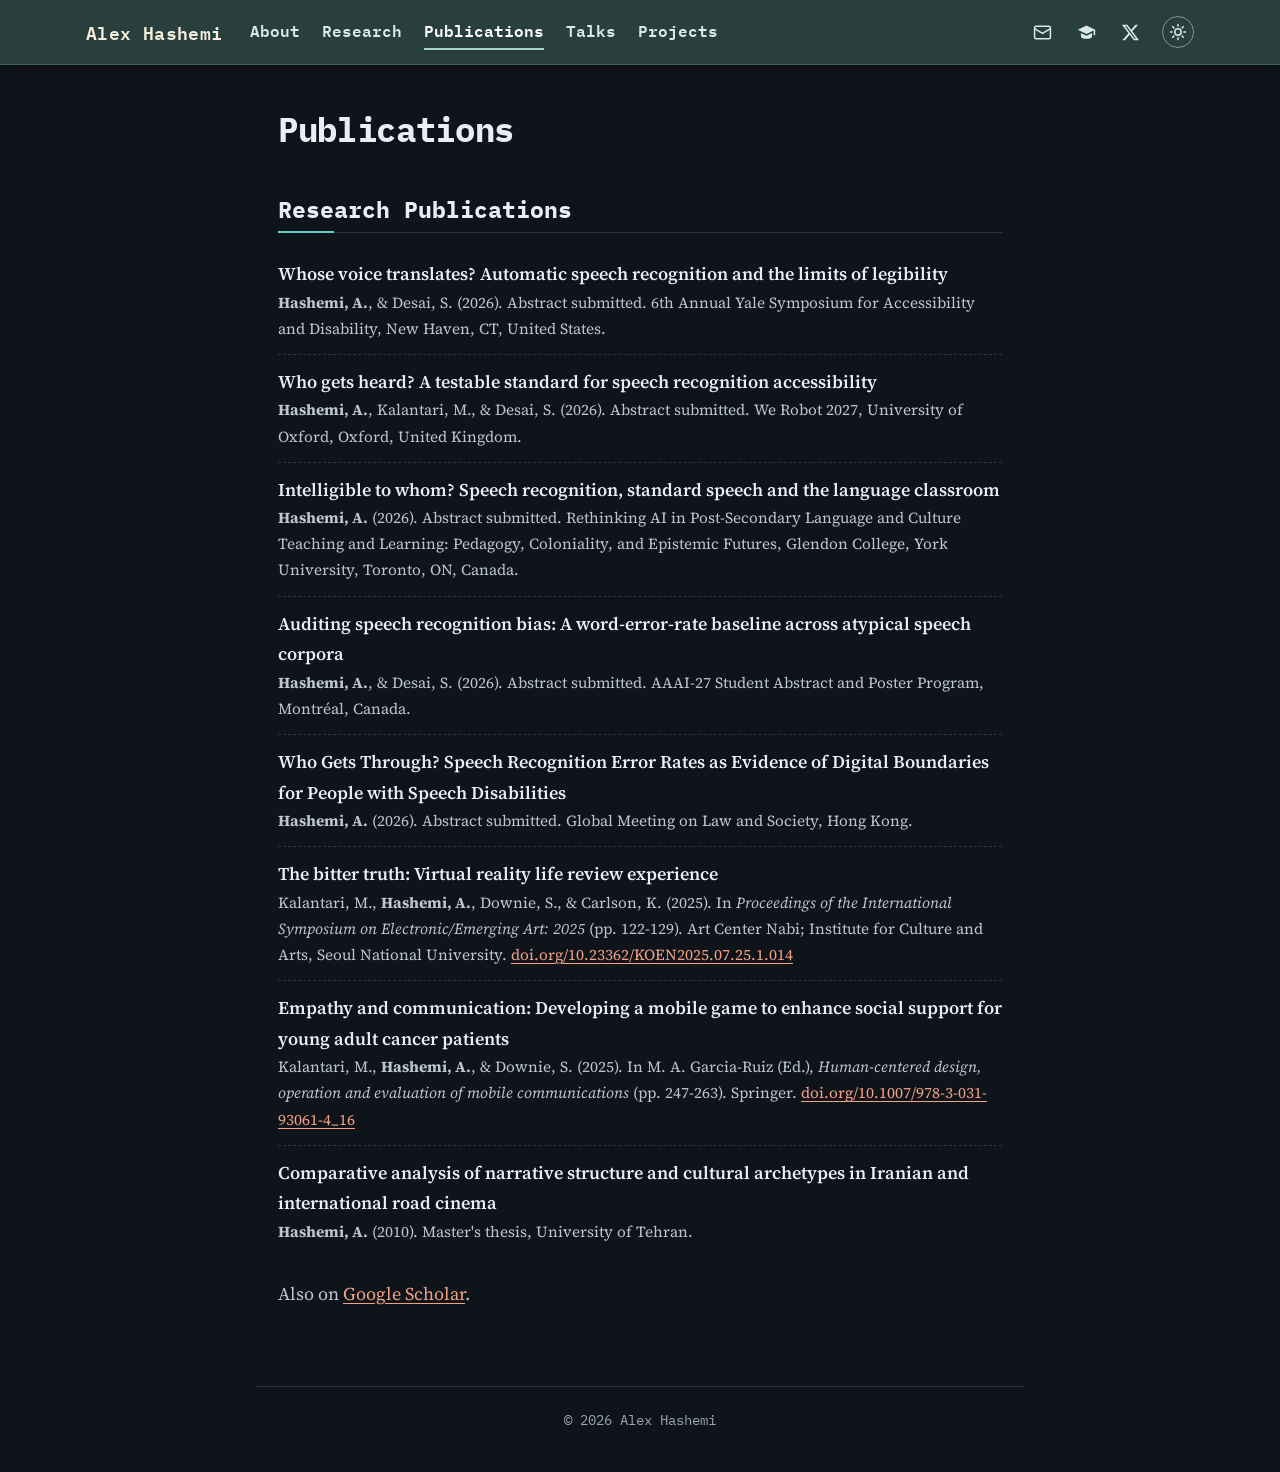
<file: publications.html>
<!DOCTYPE html>
<html lang="en">
<head>
<meta charset="UTF-8">
<meta name="viewport" content="width=device-width, initial-scale=1.0">
<title>Publications | Alex Hashemi</title>
<meta name="description" content="Research publications by Alex Hashemi.">
<link rel="icon" type="image/svg+xml" href="favicon.svg">
<link rel="icon" type="image/png" sizes="32x32" href="favicon-32.png">
<link rel="icon" sizes="any" href="favicon.ico">
<link rel="apple-touch-icon" href="apple-touch-icon.png">
<link rel="preconnect" href="https://fonts.googleapis.com">
<link rel="preconnect" href="https://fonts.gstatic.com" crossorigin>
<link href="https://fonts.googleapis.com/css2?family=IBM+Plex+Mono:wght@500;600;700&amp;family=Source+Serif+4:ital,opsz,wght@0,8..60,400;0,8..60,600;1,8..60,400&amp;display=swap" rel="stylesheet">
<link rel="stylesheet" href="site.css?v=202611271320">
<script>
  (function () {
    var t = null;
    try { t = localStorage.getItem('theme'); } catch (e) {}
    document.documentElement.setAttribute('data-theme', t === 'light' ? 'light' : 'dark');
  })();
</script>
</head>
<body>
<a class="skip" href="#main">Skip to content</a>
<header class="bar">
  <div class="bar-inner">
    <a class="brand" href="./">Alex Hashemi</a>
    <nav class="nav" aria-label="Primary"><a href="about.html">About</a><a href="research.html">Research</a><a href="publications.html" aria-current="page">Publications</a><a href="talks.html">Talks</a><a href="projects.html">Projects</a></nav>
    <div class="icons"><a class="stroke" href="mailto:alexhash@yorku.ca" aria-label="Email" title="Email"><svg viewBox="0 0 24 24" aria-hidden="true"><rect x="2" y="4" width="20" height="16" rx="2"/><path d="m2 7 10 6 10-6"/></svg></a><a class="" href="https://scholar.google.ca/citations?view_op=list_works&amp;hl=en&amp;user=wjBx0VoAAAAJ" aria-label="Google Scholar" title="Google Scholar" target="_blank" rel="noopener noreferrer"><svg viewBox="0 0 24 24" aria-hidden="true"><path d="M12 3 1 8.5l11 5.5 9-4.5v6h2V8.5L12 3z"/><path d="M5 12.75V17c0 1.66 3.13 3 7 3s7-1.34 7-3v-4.25l-7 3.5-7-3.5z"/></svg></a><a class="" href="https://x.com/alexxhashemi" aria-label="X (Twitter)" title="X (Twitter)" target="_blank" rel="noopener noreferrer"><svg viewBox="0 0 24 24" aria-hidden="true"><path d="M18.24 2.25h3.31l-7.23 8.26 8.5 11.24h-6.66l-5.21-6.82-5.97 6.82H1.67l7.73-8.84L1.25 2.25h6.83l4.71 6.23 5.45-6.23zm-1.16 17.52h1.83L7.08 4.13H5.12l11.96 15.64z"/></svg></a>
      <button class="theme-toggle" id="themeToggle" type="button" aria-label="Switch to light mode" title="Switch to light mode">
        <svg class="sun" viewBox="0 0 24 24" aria-hidden="true"><circle cx="12" cy="12" r="4.2"/><path d="M12 2v2.2M12 19.8V22M4.9 4.9l1.6 1.6M17.5 17.5l1.6 1.6M2 12h2.2M19.8 12H22M4.9 19.1l1.6-1.6M17.5 6.5l1.6-1.6"/></svg>
        <svg class="moon" viewBox="0 0 24 24" aria-hidden="true"><path d="M20.5 14.2A8.5 8.5 0 1 1 9.8 3.5a6.8 6.8 0 0 0 10.7 10.7z"/></svg>
      </button>
    </div>
  </div>
</header>
<main id="main">
<h1>Publications</h1>
<h2>Research Publications</h2>
<ul class="entries"><li><span class="t">Whose voice translates? Automatic speech recognition and the limits of legibility</span><span class="m"><strong>Hashemi, A.</strong>, &amp; Desai, S. (2026). Abstract submitted. 6th Annual Yale Symposium for Accessibility and Disability, New Haven, CT, United States.</span></li><li><span class="t">Who gets heard? A testable standard for speech recognition accessibility</span><span class="m"><strong>Hashemi, A.</strong>, Kalantari, M., &amp; Desai, S. (2026). Abstract submitted. We Robot 2027, University of Oxford, Oxford, United Kingdom.</span></li><li><span class="t">Intelligible to whom? Speech recognition, standard speech and the language classroom</span><span class="m"><strong>Hashemi, A.</strong> (2026). Abstract submitted. Rethinking AI in Post-Secondary Language and Culture Teaching and Learning: Pedagogy, Coloniality, and Epistemic Futures, Glendon College, York University, Toronto, ON, Canada.</span></li><li><span class="t">Auditing speech recognition bias: A word-error-rate baseline across atypical speech corpora</span><span class="m"><strong>Hashemi, A.</strong>, &amp; Desai, S. (2026). Abstract submitted. AAAI-27 Student Abstract and Poster Program, Montr&eacute;al, Canada.</span></li><li><span class="t">Who Gets Through? Speech Recognition Error Rates as Evidence of Digital Boundaries for People with Speech Disabilities</span><span class="m"><strong>Hashemi, A.</strong> (2026). Abstract submitted. Global Meeting on Law and Society, Hong Kong.</span></li><li><span class="t">The bitter truth: Virtual reality life review experience</span><span class="m">Kalantari, M., <strong>Hashemi, A.</strong>, Downie, S., &amp; Carlson, K. (2025). In <em>Proceedings of the International Symposium on Electronic/Emerging Art: 2025</em> (pp. 122-129). Art Center Nabi; Institute for Culture and Arts, Seoul National University. <a href="https://doi.org/10.23362/KOEN2025.07.25.1.014" target="_blank" rel="noopener noreferrer">doi.org/10.23362/KOEN2025.07.25.1.014</a></span></li><li><span class="t">Empathy and communication: Developing a mobile game to enhance social support for young adult cancer patients</span><span class="m">Kalantari, M., <strong>Hashemi, A.</strong>, &amp; Downie, S. (2025). In M. A. Garcia-Ruiz (Ed.), <em>Human-centered design, operation and evaluation of mobile communications</em> (pp. 247-263). Springer. <a href="https://doi.org/10.1007/978-3-031-93061-4_16" target="_blank" rel="noopener noreferrer">doi.org/10.1007/978-3-031-93061-4_16</a></span></li><li><span class="t">Comparative analysis of narrative structure and cultural archetypes in Iranian and international road cinema</span><span class="m"><strong>Hashemi, A.</strong> (2010). Master's thesis, University of Tehran.</span></li></ul>
<p class="muted more">Also on <a href="https://scholar.google.ca/citations?view_op=list_works&amp;hl=en&amp;user=wjBx0VoAAAAJ" target="_blank" rel="noopener noreferrer">Google Scholar</a>.</p>

</main>
<footer>&copy; 2026 Alex Hashemi</footer>
<script>
  (function () {
    var root = document.documentElement, btn = document.getElementById('themeToggle');
    function sync() {
      var light = root.getAttribute('data-theme') === 'light';
      var label = light ? 'Switch to dark mode' : 'Switch to light mode';
      btn.setAttribute('aria-label', label); btn.setAttribute('title', label);
    }
    btn.addEventListener('click', function () {
      var next = root.getAttribute('data-theme') === 'light' ? 'dark' : 'light';
      root.setAttribute('data-theme', next);
      try { localStorage.setItem('theme', next); } catch (e) {}
      sync();
    });
    sync();
  })();
</script>
</body>
</html>
</file>
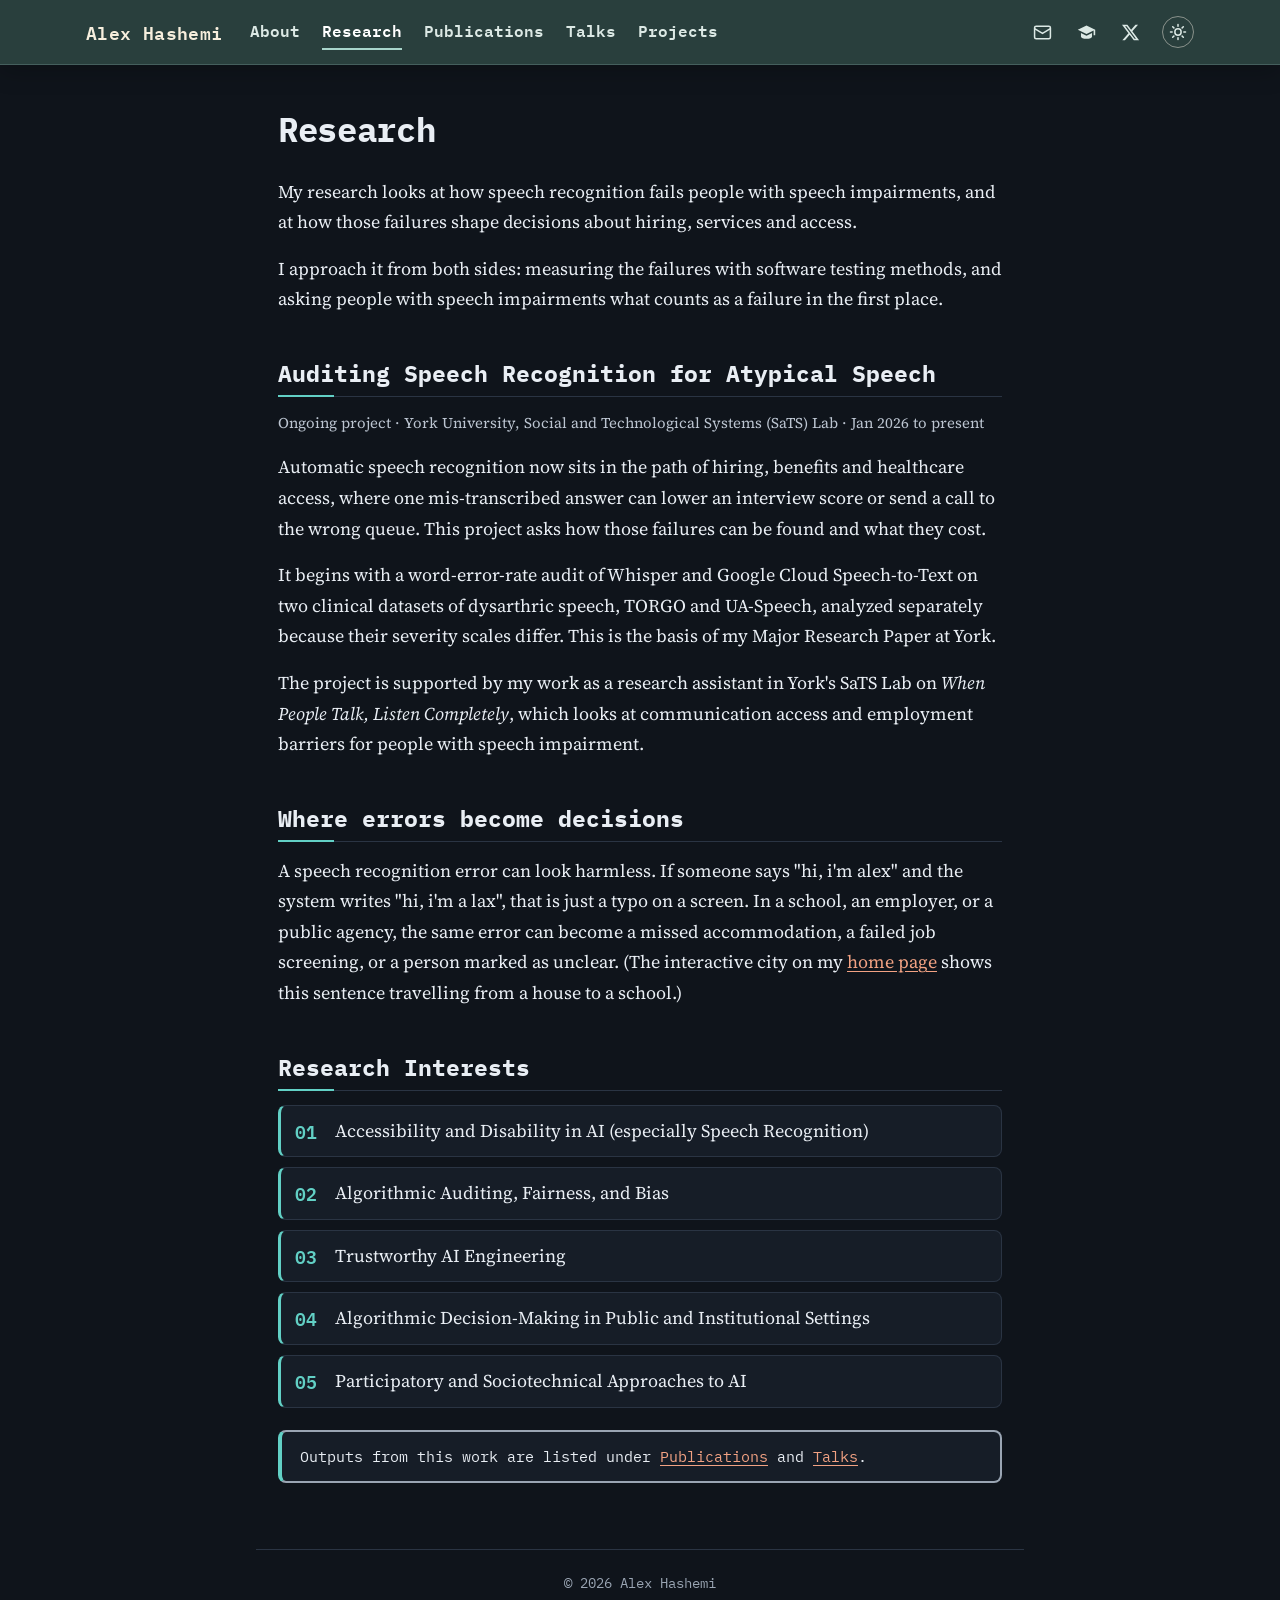
<file: research.html>
<!DOCTYPE html>
<html lang="en">
<head>
<meta charset="UTF-8">
<meta name="viewport" content="width=device-width, initial-scale=1.0">
<title>Research | Alex Hashemi</title>
<meta name="description" content="Research by Alex Hashemi on speech recognition bias, auditing, and accessibility.">
<link rel="icon" type="image/svg+xml" href="favicon.svg">
<link rel="icon" type="image/png" sizes="32x32" href="favicon-32.png">
<link rel="icon" sizes="any" href="favicon.ico">
<link rel="apple-touch-icon" href="apple-touch-icon.png">
<link rel="preconnect" href="https://fonts.googleapis.com">
<link rel="preconnect" href="https://fonts.gstatic.com" crossorigin>
<link href="https://fonts.googleapis.com/css2?family=IBM+Plex+Mono:wght@500;600;700&amp;family=Source+Serif+4:ital,opsz,wght@0,8..60,400;0,8..60,600;1,8..60,400&amp;display=swap" rel="stylesheet">
<link rel="stylesheet" href="site.css?v=202611271320">
<script>
  (function () {
    var t = null;
    try { t = localStorage.getItem('theme'); } catch (e) {}
    document.documentElement.setAttribute('data-theme', t === 'light' ? 'light' : 'dark');
  })();
</script>
</head>
<body>
<a class="skip" href="#main">Skip to content</a>
<header class="bar">
  <div class="bar-inner">
    <a class="brand" href="./">Alex Hashemi</a>
    <nav class="nav" aria-label="Primary"><a href="about.html">About</a><a href="research.html" aria-current="page">Research</a><a href="publications.html">Publications</a><a href="talks.html">Talks</a><a href="projects.html">Projects</a></nav>
    <div class="icons"><a class="stroke" href="mailto:alexhash@yorku.ca" aria-label="Email" title="Email"><svg viewBox="0 0 24 24" aria-hidden="true"><rect x="2" y="4" width="20" height="16" rx="2"/><path d="m2 7 10 6 10-6"/></svg></a><a class="" href="https://scholar.google.ca/citations?view_op=list_works&amp;hl=en&amp;user=wjBx0VoAAAAJ" aria-label="Google Scholar" title="Google Scholar" target="_blank" rel="noopener noreferrer"><svg viewBox="0 0 24 24" aria-hidden="true"><path d="M12 3 1 8.5l11 5.5 9-4.5v6h2V8.5L12 3z"/><path d="M5 12.75V17c0 1.66 3.13 3 7 3s7-1.34 7-3v-4.25l-7 3.5-7-3.5z"/></svg></a><a class="" href="https://x.com/alexxhashemi" aria-label="X (Twitter)" title="X (Twitter)" target="_blank" rel="noopener noreferrer"><svg viewBox="0 0 24 24" aria-hidden="true"><path d="M18.24 2.25h3.31l-7.23 8.26 8.5 11.24h-6.66l-5.21-6.82-5.97 6.82H1.67l7.73-8.84L1.25 2.25h6.83l4.71 6.23 5.45-6.23zm-1.16 17.52h1.83L7.08 4.13H5.12l11.96 15.64z"/></svg></a>
      <button class="theme-toggle" id="themeToggle" type="button" aria-label="Switch to light mode" title="Switch to light mode">
        <svg class="sun" viewBox="0 0 24 24" aria-hidden="true"><circle cx="12" cy="12" r="4.2"/><path d="M12 2v2.2M12 19.8V22M4.9 4.9l1.6 1.6M17.5 17.5l1.6 1.6M2 12h2.2M19.8 12H22M4.9 19.1l1.6-1.6M17.5 6.5l1.6-1.6"/></svg>
        <svg class="moon" viewBox="0 0 24 24" aria-hidden="true"><path d="M20.5 14.2A8.5 8.5 0 1 1 9.8 3.5a6.8 6.8 0 0 0 10.7 10.7z"/></svg>
      </button>
    </div>
  </div>
</header>
<main id="main">
<h1>Research</h1>
<p class="lead">My research looks at how speech recognition fails people with speech impairments,
and at how those failures shape decisions about hiring, services and access.</p>
<p>I approach it from both sides: measuring the failures with software testing methods, and asking
people with speech impairments what counts as a failure in the first place.</p>

<h2 id="current">Auditing Speech Recognition for Atypical Speech</h2>
<p class="muted small">Ongoing project · York University, Social and Technological Systems (SaTS) Lab · Jan 2026 to present</p>
<p>Automatic speech recognition now sits in the path of hiring, benefits and healthcare access,
where one mis-transcribed answer can lower an interview score or send a call to the wrong queue.
This project asks how those failures can be found and what they cost.</p>
<p>It begins with a word-error-rate audit of Whisper and Google Cloud Speech-to-Text on two
clinical datasets of dysarthric speech, TORGO and UA-Speech, analyzed separately because their
severity scales differ. This is the basis of my Major Research Paper at York.</p>
<p>The project is supported by my work as a research assistant in York's SaTS Lab on <em>When People
Talk, Listen Completely</em>, which looks at communication access and employment barriers for
people with speech impairment.</p>

<h2 id="why">Where errors become decisions</h2>
<p>A speech recognition error can look harmless. If someone says "hi, i'm alex" and the system
writes "hi, i'm a lax", that is just a typo on a screen. In a school, an employer, or a public
agency, the same error can become a missed accommodation, a failed job screening, or a person
marked as unclear. (The interactive city on my <a href="index.html">home page</a> shows this
sentence travelling from a house to a school.)</p>

<h2 id="interests">Research Interests</h2>
<ol class="interests">
  <li>Accessibility and Disability in AI (especially Speech Recognition)</li>
  <li>Algorithmic Auditing, Fairness, and Bias</li>
  <li>Trustworthy AI Engineering</li>
  <li>Algorithmic Decision-Making in Public and Institutional Settings</li>
  <li>Participatory and Sociotechnical Approaches to AI</li>
</ol>

<p class="callout">Outputs from this work are listed under <a href="publications.html">Publications</a> and <a href="talks.html">Talks</a>.</p>

</main>
<footer>&copy; 2026 Alex Hashemi</footer>
<script>
  (function () {
    var root = document.documentElement, btn = document.getElementById('themeToggle');
    function sync() {
      var light = root.getAttribute('data-theme') === 'light';
      var label = light ? 'Switch to dark mode' : 'Switch to light mode';
      btn.setAttribute('aria-label', label); btn.setAttribute('title', label);
    }
    btn.addEventListener('click', function () {
      var next = root.getAttribute('data-theme') === 'light' ? 'dark' : 'light';
      root.setAttribute('data-theme', next);
      try { localStorage.setItem('theme', next); } catch (e) {}
      sync();
    });
    sync();
  })();
</script>
</body>
</html>
</file>
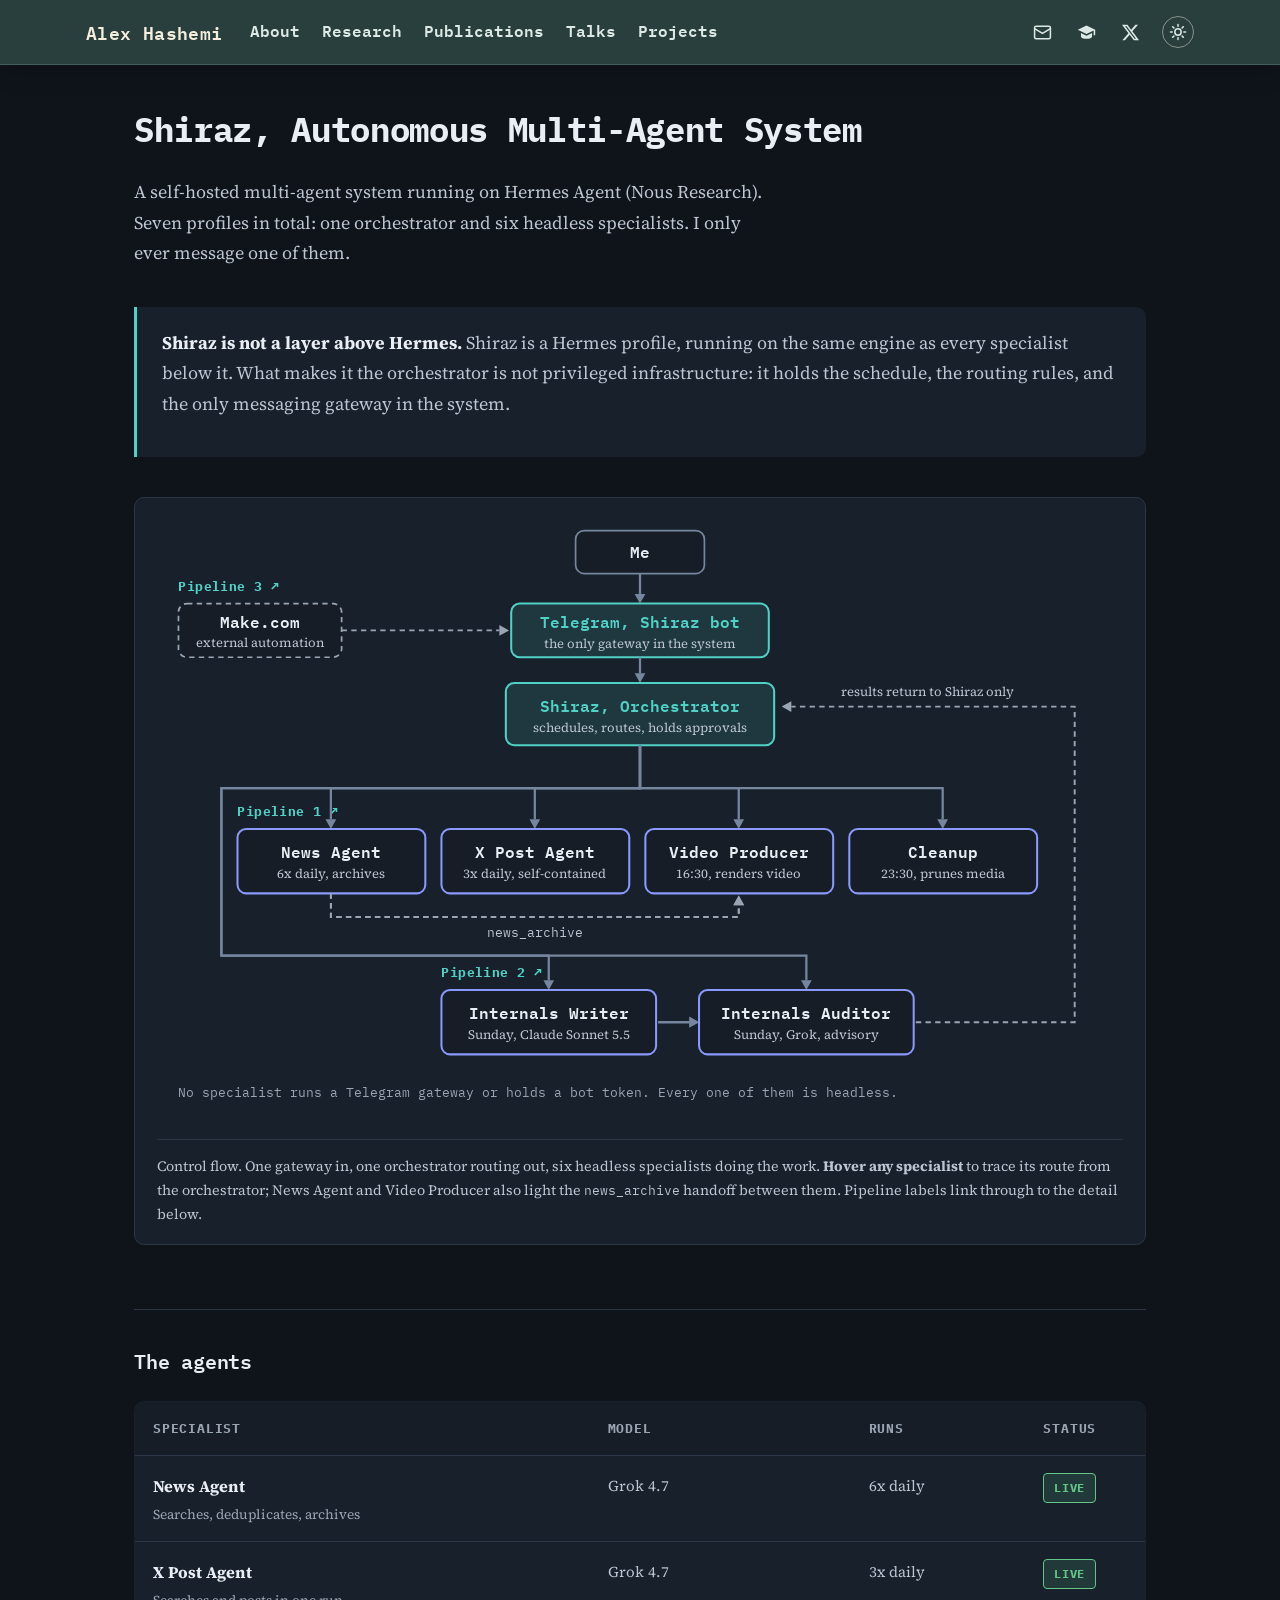
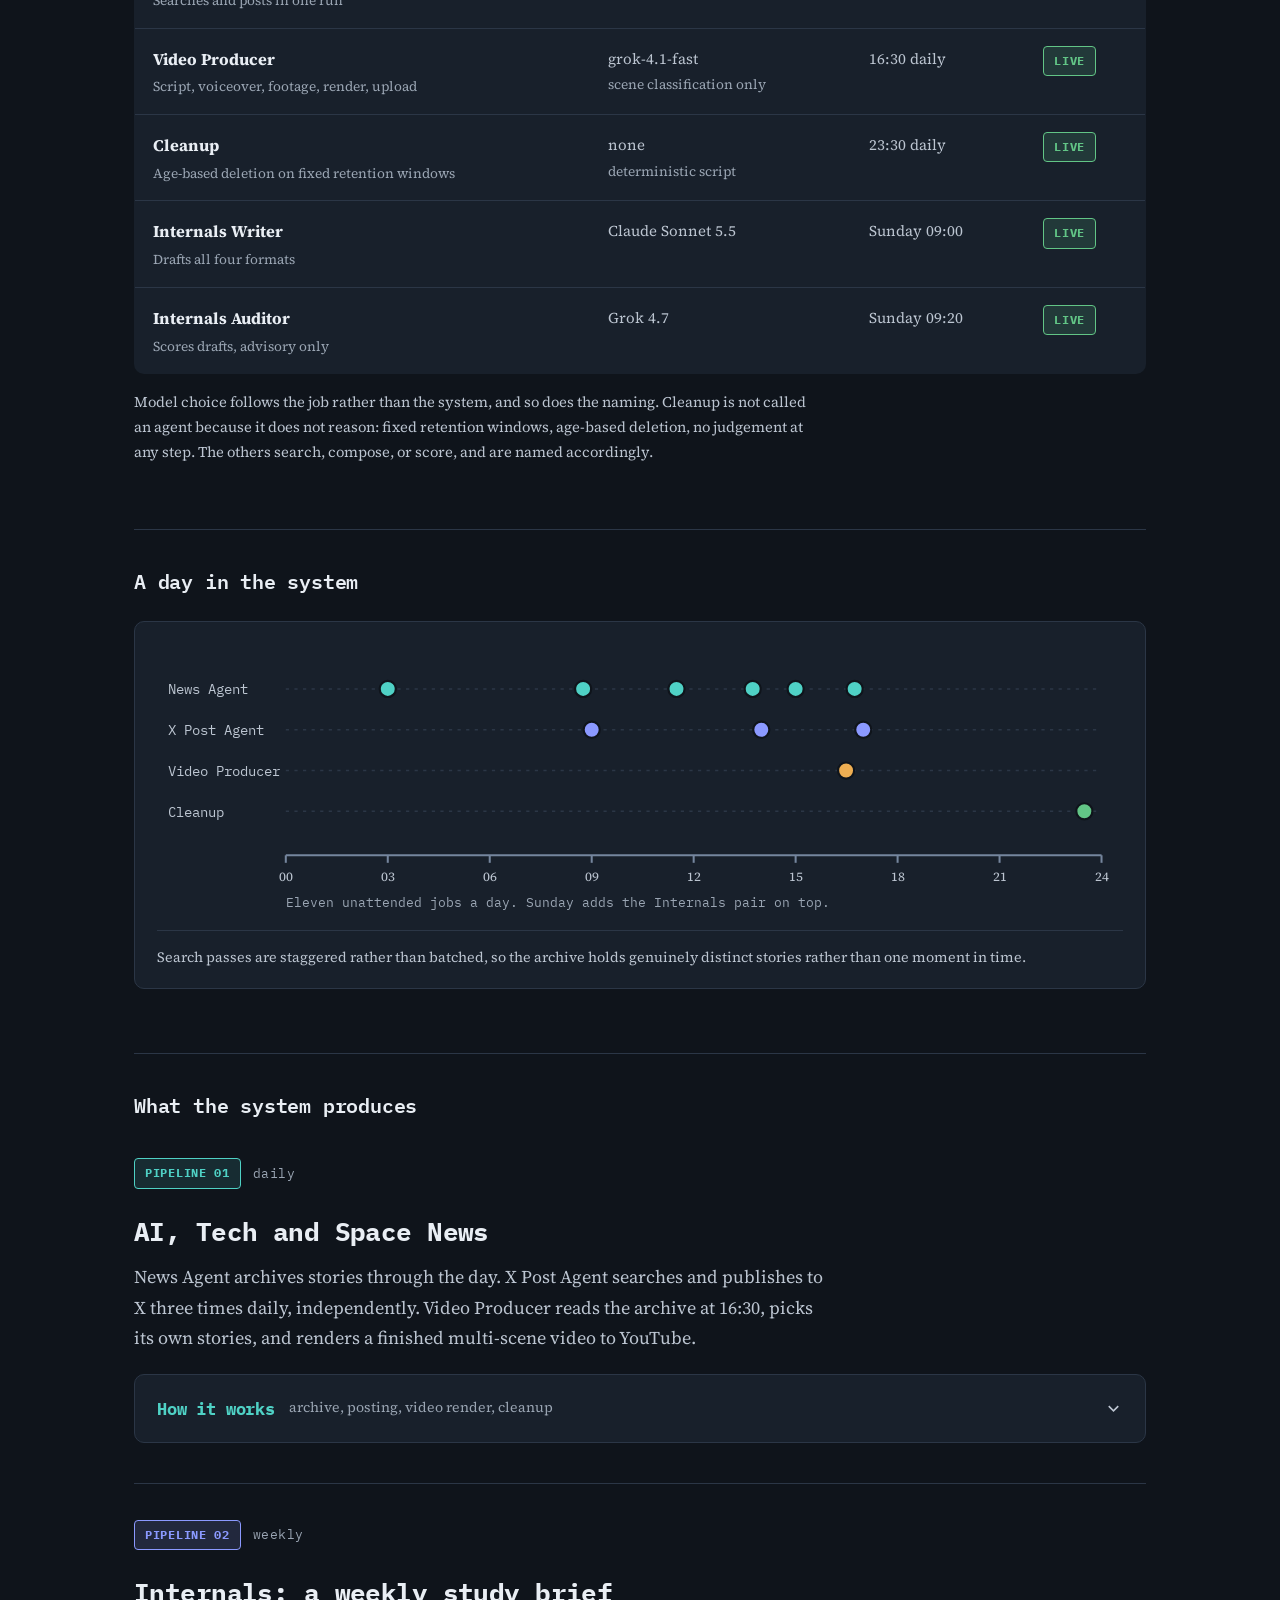
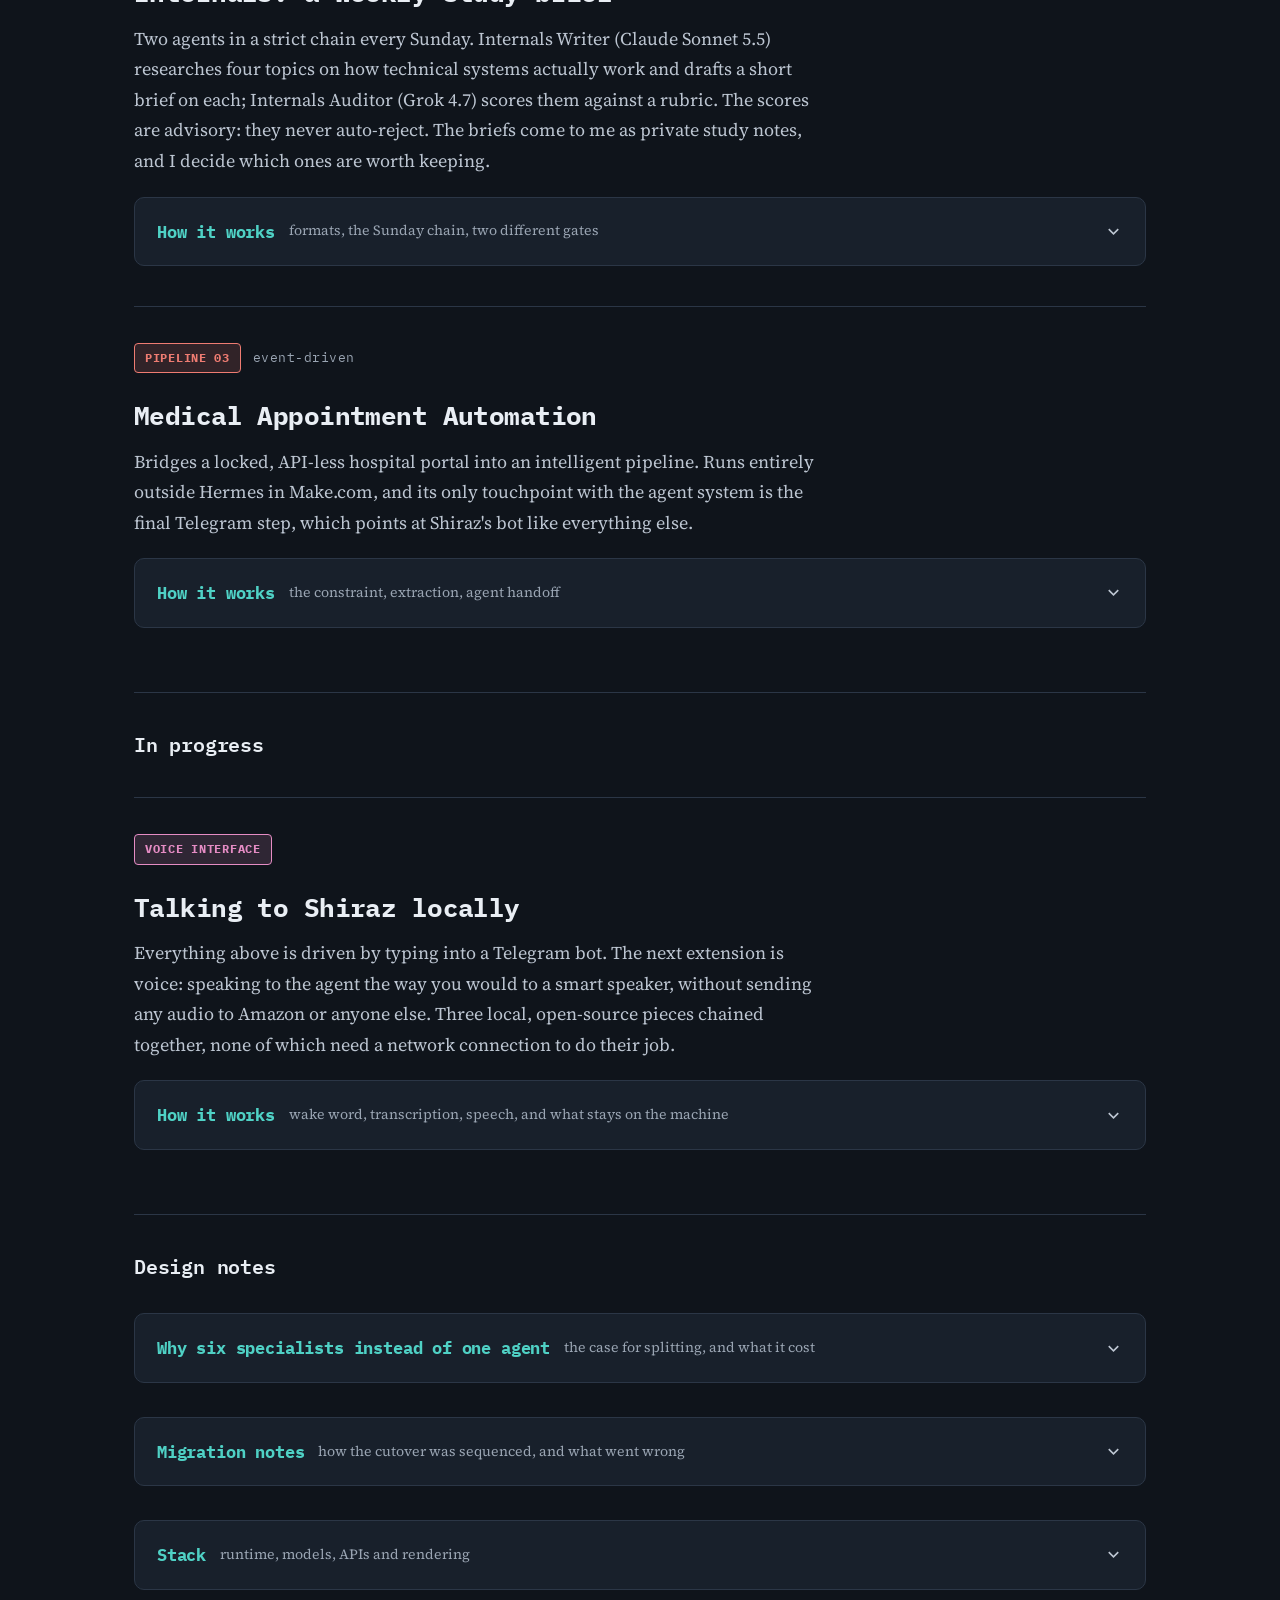
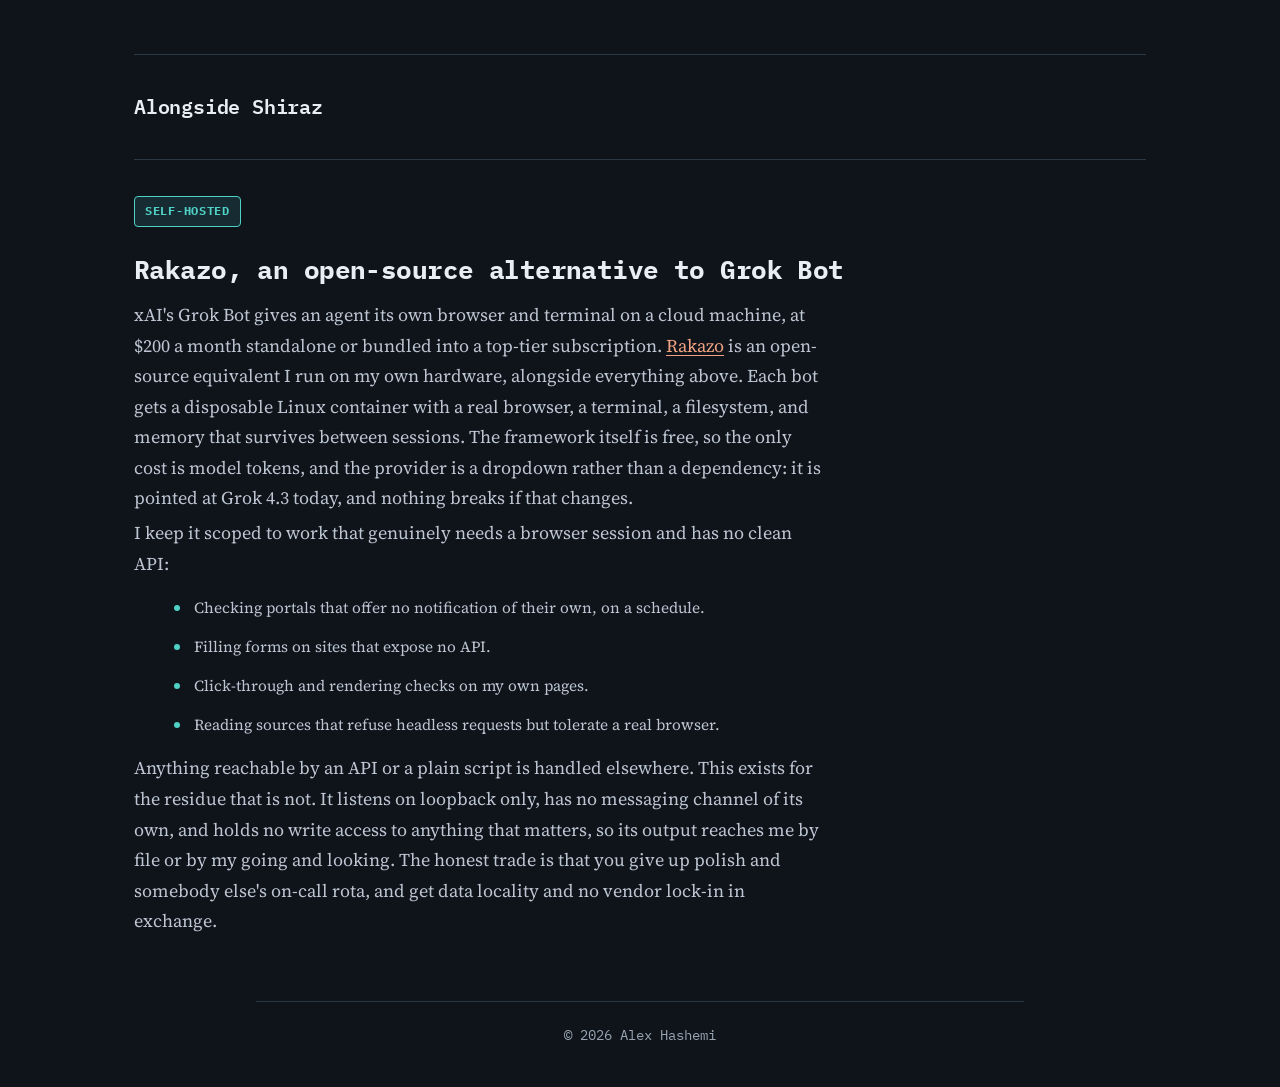
<file: shiraz.html>
<!DOCTYPE html>
<html lang="en">
<head>
<meta charset="UTF-8">
<meta name="viewport" content="width=device-width, initial-scale=1.0">
<title>Shiraz | Alex Hashemi</title>
<meta name="description" content="Shiraz, a self-hosted autonomous multi-agent system built by Alex Hashemi.">
<link rel="icon" type="image/svg+xml" href="favicon.svg">
<link rel="icon" type="image/png" sizes="32x32" href="favicon-32.png">
<link rel="icon" sizes="any" href="favicon.ico">
<link rel="apple-touch-icon" href="apple-touch-icon.png">
<link rel="preconnect" href="https://fonts.googleapis.com">
<link rel="preconnect" href="https://fonts.gstatic.com" crossorigin>
<link href="https://fonts.googleapis.com/css2?family=IBM+Plex+Mono:wght@500;600;700&amp;family=Source+Serif+4:ital,opsz,wght@0,8..60,400;0,8..60,600;1,8..60,400&amp;display=swap" rel="stylesheet">
<link rel="stylesheet" href="site.css?v=202611271320">
<link rel="stylesheet" href="shiraz.css?v=202611271320">
<script>
  (function () {
    var t = null;
    try { t = localStorage.getItem('theme'); } catch (e) {}
    document.documentElement.setAttribute('data-theme', t === 'light' ? 'light' : 'dark');
  })();
</script>
</head>
<body>
<a class="skip" href="#main">Skip to content</a>
<header class="bar">
  <div class="bar-inner">
    <a class="brand" href="./">Alex Hashemi</a>
    <nav class="nav" aria-label="Primary"><a href="about.html">About</a><a href="research.html">Research</a><a href="publications.html">Publications</a><a href="talks.html">Talks</a><a href="projects.html">Projects</a></nav>
    <div class="icons"><a class="stroke" href="mailto:alexhash@yorku.ca" aria-label="Email" title="Email"><svg viewBox="0 0 24 24" aria-hidden="true"><rect x="2" y="4" width="20" height="16" rx="2"/><path d="m2 7 10 6 10-6"/></svg></a><a class="" href="https://scholar.google.ca/citations?view_op=list_works&amp;hl=en&amp;user=wjBx0VoAAAAJ" aria-label="Google Scholar" title="Google Scholar" target="_blank" rel="noopener noreferrer"><svg viewBox="0 0 24 24" aria-hidden="true"><path d="M12 3 1 8.5l11 5.5 9-4.5v6h2V8.5L12 3z"/><path d="M5 12.75V17c0 1.66 3.13 3 7 3s7-1.34 7-3v-4.25l-7 3.5-7-3.5z"/></svg></a><a class="" href="https://x.com/alexxhashemi" aria-label="X (Twitter)" title="X (Twitter)" target="_blank" rel="noopener noreferrer"><svg viewBox="0 0 24 24" aria-hidden="true"><path d="M18.24 2.25h3.31l-7.23 8.26 8.5 11.24h-6.66l-5.21-6.82-5.97 6.82H1.67l7.73-8.84L1.25 2.25h6.83l4.71 6.23 5.45-6.23zm-1.16 17.52h1.83L7.08 4.13H5.12l11.96 15.64z"/></svg></a>
      <button class="theme-toggle" id="themeToggle" type="button" aria-label="Switch to light mode" title="Switch to light mode">
        <svg class="sun" viewBox="0 0 24 24" aria-hidden="true"><circle cx="12" cy="12" r="4.2"/><path d="M12 2v2.2M12 19.8V22M4.9 4.9l1.6 1.6M17.5 17.5l1.6 1.6M2 12h2.2M19.8 12H22M4.9 19.1l1.6-1.6M17.5 6.5l1.6-1.6"/></svg>
        <svg class="moon" viewBox="0 0 24 24" aria-hidden="true"><path d="M20.5 14.2A8.5 8.5 0 1 1 9.8 3.5a6.8 6.8 0 0 0 10.7 10.7z"/></svg>
      </button>
    </div>
  </div>
</header>
<main id="main" class="wide">
<div class="shz">
<h1>Shiraz, Autonomous Multi-Agent System</h1>
    <p class="section-intro">
      A self-hosted multi-agent system running on Hermes Agent (Nous Research). Seven profiles in
      total: one orchestrator and six headless specialists. I only ever message one of them.
    </p>

    <div class="agent-highlight">
      <p><strong>Shiraz is not a layer above Hermes.</strong> Shiraz is a Hermes profile, running on
      the same engine as every specialist below it. What makes it the orchestrator is not privileged
      infrastructure: it holds the schedule, the routing rules, and the only messaging gateway in
      the system.</p>
    </div>

    <!-- ARCHITECTURE DIAGRAM
         Connector strokes live in inline style attributes, NOT in a stylesheet.
         SVG defaults `stroke` to `none`, so a path relying on a stylesheet rule
         draws nothing at all if that rule fails to apply, while its arrowhead
         still renders. Inline styles cannot fail that way. Arrowheads are drawn
         paths rather than <marker> elements for the same reason. Route hover is
         driven by shiraz.js, which rewrites these same inline styles. -->
    <figure class="arch">
      <div class="arch-scroll">
        <svg viewBox="0 0 900 560" role="img"
             aria-label="Architecture: I message one Telegram bot, Shiraz, which routes work to six headless specialists. Results return only to Shiraz. A Make.com scenario notifies through the same bot. Hovering a specialist traces its route from the orchestrator.">

          <!-- external: Make.com, pipeline 3 -->
          <a href="#pipeline-3"><text class="d-pipe" x="20" y="64">Pipeline 3 &#8599;</text></a>
          <g class="dimmable">
            <rect class="d-box-ext" x="20" y="76" width="152" height="50" rx="8"/>
            <text class="d-label" x="96" y="99" text-anchor="middle">Make.com</text>
            <text class="d-sub" x="96" y="116" text-anchor="middle">external automation</text>
            <path class="rt-dash" style="stroke:var(--text-dim);stroke-width:1.8;stroke-dasharray:5 4;fill:none" d="M172,101 L319,101"/>
            <path class="rt-head-dim" style="fill:var(--text-dim);stroke:none" d="M319,96 L319,106 L328,101 Z"/>
          </g>

          <!-- me -->
          <g class="dimmable">
            <rect class="d-box" x="390" y="8" width="120" height="40" rx="8"/>
            <text class="d-label" x="450" y="34" text-anchor="middle">Me</text>
            <path class="rt-line" style="stroke:var(--line);stroke-width:2.1;fill:none" d="M450,48 L450,67"/>
            <path class="rt-head" style="fill:var(--line);stroke:none" d="M445,67 L455,67 L450,76 Z"/>
          </g>

          <!-- the single gateway -->
          <g class="dimmable">
            <rect class="d-box-accent" x="330" y="76" width="240" height="50" rx="8"/>
            <text class="d-label-accent" x="450" y="99" text-anchor="middle">Telegram, Shiraz bot</text>
            <text class="d-sub" x="450" y="117" text-anchor="middle">the only gateway in the system</text>
            <path class="rt-line" style="stroke:var(--line);stroke-width:2.1;fill:none" d="M450,126 L450,141"/>
            <path class="rt-head" style="fill:var(--line);stroke:none" d="M445,141 L455,141 L450,150 Z"/>
          </g>

          <!-- orchestrator: every route below starts here -->
          <rect class="d-box-accent" x="325" y="150" width="250" height="58" rx="8"/>
          <text class="d-label-accent" x="450" y="177" text-anchor="middle">Shiraz, Orchestrator</text>
          <text class="d-sub" x="450" y="196" text-anchor="middle">schedules, routes, holds approvals</text>

          <a href="#pipeline-1"><text class="d-pipe" x="75" y="274">Pipeline 1 &#8599;</text></a>
          <a href="#pipeline-2"><text class="d-pipe" x="265" y="424">Pipeline 2 &#8599;</text></a>

          <g class="route" data-route="news">
            <title>News Agent. Routed from Shiraz six times daily. Writes to news_archive, which Video Producer reads.</title>
            <path class="rt-hit"  style="stroke:transparent;stroke-width:20;fill:none;pointer-events:stroke" d="M450,208 L450,248 L162,248 L162,277"/>
            <path class="rt-line" style="stroke:var(--line);stroke-width:2.1;fill:none" d="M450,208 L450,248 L162,248 L162,277"/>
            <path class="rt-head" style="fill:var(--line);stroke:none" d="M157,277 L167,277 L162,286 Z"/>
            <path class="rt-dash" style="stroke:var(--text-dim);stroke-width:1.8;stroke-dasharray:5 4;fill:none" d="M162,346 L162,368 L542,368 L542,357"/>
            <path class="rt-head-dim" style="fill:var(--text-dim);stroke:none" d="M537,357 L547,357 L542,348 Z"/>
            <path class="rt-hit"  style="stroke:transparent;stroke-width:20;fill:none;pointer-events:stroke" d="M162,346 L162,368 L542,368 L542,357"/>
            <rect class="rt-box" style="fill:var(--surface-2);stroke:var(--accent-2);stroke-width:1.9" x="75" y="286" width="175" height="60" rx="8"/>
            <text class="d-label" x="162" y="313" text-anchor="middle">News Agent</text>
            <text class="d-sub" x="162" y="332" text-anchor="middle">6x daily, archives</text>
          </g>
          <g class="route" data-route="xpost">
            <title>X Post Agent. Routed from Shiraz three times daily. Self-contained: never reads news_archive.</title>
            <path class="rt-hit"  style="stroke:transparent;stroke-width:20;fill:none;pointer-events:stroke" d="M450,208 L450,248 L352,248 L352,277"/>
            <path class="rt-line" style="stroke:var(--line);stroke-width:2.1;fill:none" d="M450,208 L450,248 L352,248 L352,277"/>
            <path class="rt-head" style="fill:var(--line);stroke:none" d="M347,277 L357,277 L352,286 Z"/>
            <rect class="rt-box" style="fill:var(--surface-2);stroke:var(--accent-2);stroke-width:1.9" x="265" y="286" width="175" height="60" rx="8"/>
            <text class="d-label" x="352" y="313" text-anchor="middle">X Post Agent</text>
            <text class="d-sub" x="352" y="332" text-anchor="middle">3x daily, self-contained</text>
          </g>
          <g class="route" data-route="video">
            <title>Video Producer. Routed from Shiraz at 16:30. Reads news_archive and selects its own stories.</title>
            <path class="rt-hit"  style="stroke:transparent;stroke-width:20;fill:none;pointer-events:stroke" d="M450,208 L450,248 L542,248 L542,277"/>
            <path class="rt-line" style="stroke:var(--line);stroke-width:2.1;fill:none" d="M450,208 L450,248 L542,248 L542,277"/>
            <path class="rt-head" style="fill:var(--line);stroke:none" d="M537,277 L547,277 L542,286 Z"/>
            <path class="rt-dash" style="stroke:var(--text-dim);stroke-width:1.8;stroke-dasharray:5 4;fill:none" d="M162,346 L162,368 L542,368 L542,357"/>
            <path class="rt-head-dim" style="fill:var(--text-dim);stroke:none" d="M537,357 L547,357 L542,348 Z"/>
            <path class="rt-hit"  style="stroke:transparent;stroke-width:20;fill:none;pointer-events:stroke" d="M162,346 L162,368 L542,368 L542,357"/>
            <rect class="rt-box" style="fill:var(--surface-2);stroke:var(--accent-2);stroke-width:1.9" x="455" y="286" width="175" height="60" rx="8"/>
            <text class="d-label" x="542" y="313" text-anchor="middle">Video Producer</text>
            <text class="d-sub" x="542" y="332" text-anchor="middle">16:30, renders video</text>
          </g>
          <g class="route" data-route="cleanup">
            <title>Cleanup. Routed from Shiraz at 23:30. Deterministic script, no model calls.</title>
            <path class="rt-hit"  style="stroke:transparent;stroke-width:20;fill:none;pointer-events:stroke" d="M450,208 L450,248 L732,248 L732,277"/>
            <path class="rt-line" style="stroke:var(--line);stroke-width:2.1;fill:none" d="M450,208 L450,248 L732,248 L732,277"/>
            <path class="rt-head" style="fill:var(--line);stroke:none" d="M727,277 L737,277 L732,286 Z"/>
            <rect class="rt-box" style="fill:var(--surface-2);stroke:var(--accent-2);stroke-width:1.9" x="645" y="286" width="175" height="60" rx="8"/>
            <text class="d-label" x="732" y="313" text-anchor="middle">Cleanup</text>
            <text class="d-sub" x="732" y="332" text-anchor="middle">23:30, prunes media</text>
          </g>
          <g class="route" data-route="writer">
            <title>Internals Writer. Routed from Shiraz on Sunday at 09:00. Drafts all four formats, then hands to the Auditor.</title>
            <path class="rt-hit"  style="stroke:transparent;stroke-width:20;fill:none;pointer-events:stroke" d="M450,208 L450,248 L60,248 L60,404 L365,404 L365,427"/>
            <path class="rt-line" style="stroke:var(--line);stroke-width:2.1;fill:none" d="M450,208 L450,248 L60,248 L60,404 L365,404 L365,427"/>
            <path class="rt-head" style="fill:var(--line);stroke:none" d="M360,427 L370,427 L365,436 Z"/>
            <path class="rt-line" style="stroke:var(--line);stroke-width:2.1;fill:none" d="M467,466 L496,466"/>
            <path class="rt-head" style="fill:var(--line);stroke:none" d="M496,461 L496,471 L505,466 Z"/>
            <path class="rt-hit"  style="stroke:transparent;stroke-width:20;fill:none;pointer-events:stroke" d="M467,466 L496,466"/>
            <rect class="rt-box" style="fill:var(--surface-2);stroke:var(--accent-2);stroke-width:1.9" x="265" y="436" width="200" height="60" rx="8"/>
            <text class="d-label" x="365" y="463" text-anchor="middle">Internals Writer</text>
            <text class="d-sub" x="365" y="482" text-anchor="middle">Sunday, Claude Sonnet 5.5</text>
          </g>
          <g class="route" data-route="auditor">
            <title>Internals Auditor. Routed from Shiraz on Sunday at 09:20. Scores the Writer's drafts, advisory only.</title>
            <path class="rt-hit"  style="stroke:transparent;stroke-width:20;fill:none;pointer-events:stroke" d="M450,208 L450,248 L60,248 L60,404 L605,404 L605,427"/>
            <path class="rt-line" style="stroke:var(--line);stroke-width:2.1;fill:none" d="M450,208 L450,248 L60,248 L60,404 L605,404 L605,427"/>
            <path class="rt-head" style="fill:var(--line);stroke:none" d="M600,427 L610,427 L605,436 Z"/>
            <path class="rt-line" style="stroke:var(--line);stroke-width:2.1;fill:none" d="M467,466 L496,466"/>
            <path class="rt-head" style="fill:var(--line);stroke:none" d="M496,461 L496,471 L505,466 Z"/>
            <path class="rt-hit"  style="stroke:transparent;stroke-width:20;fill:none;pointer-events:stroke" d="M467,466 L496,466"/>
            <rect class="rt-box" style="fill:var(--surface-2);stroke:var(--accent-2);stroke-width:1.9" x="505" y="436" width="200" height="60" rx="8"/>
            <text class="d-label" x="605" y="463" text-anchor="middle">Internals Auditor</text>
            <text class="d-sub" x="605" y="482" text-anchor="middle">Sunday, Grok, advisory</text>
          </g>

          <text class="d-sub-mono dimmable" x="352" y="387" text-anchor="middle">news_archive</text>

          <!-- results return only to Shiraz -->
          <g class="dimmable">
            <path class="rt-dash" style="stroke:var(--text-dim);stroke-width:1.8;stroke-dasharray:5 4;fill:none" d="M707,466 L855,466 L855,172 L591,172"/>
            <path class="rt-head-dim" style="fill:var(--text-dim);stroke:none" d="M591,167 L591,177 L582,172 Z"/>
            <text class="d-sub" x="718" y="162" text-anchor="middle">results return to Shiraz only</text>
          </g>

          <text class="d-note" x="20" y="536">No specialist runs a Telegram gateway or holds a bot token. Every one of them is headless.</text>
        </svg>
      </div>
      <figcaption>
        Control flow. One gateway in, one orchestrator routing out, six headless specialists doing
        the work. <strong>Hover any specialist</strong> to trace its route from the orchestrator;
        News Agent and Video Producer also light the <code>news_archive</code> handoff between them.
        Pipeline labels link through to the detail below.
      </figcaption>
    </figure>

    <!-- AGENT ROSTER -->
    <h3 class="sub-heading">The agents</h3>
    <div class="table-scroll">
      <table class="agent-table">
        <thead>
          <tr><th>Specialist</th><th>Model</th><th>Runs</th><th>Status</th></tr>
        </thead>
        <tbody>
          <tr>
            <td><strong>News Agent</strong><span class="td-sub">Searches, deduplicates, archives</span></td>
            <td>Grok 4.7</td>
            <td>6x daily</td>
            <td><span class="status status-live">Live</span></td>
          </tr>
          <tr>
            <td><strong>X Post Agent</strong><span class="td-sub">Searches and posts in one run</span></td>
            <td>Grok 4.7</td>
            <td>3x daily</td>
            <td><span class="status status-live">Live</span></td>
          </tr>
          <tr>
            <td><strong>Video Producer</strong><span class="td-sub">Script, voiceover, footage, render, upload</span></td>
            <td>grok-4.1-fast<span class="td-sub">scene classification only</span></td>
            <td>16:30 daily</td>
            <td><span class="status status-live">Live</span></td>
          </tr>
          <tr>
            <td><strong>Cleanup</strong><span class="td-sub">Age-based deletion on fixed retention windows</span></td>
            <td>none<span class="td-sub">deterministic script</span></td>
            <td>23:30 daily</td>
            <td><span class="status status-live">Live</span></td>
          </tr>
          <tr>
            <td><strong>Internals Writer</strong><span class="td-sub">Drafts all four formats</span></td>
            <td>Claude Sonnet 5.5</td>
            <td>Sunday 09:00</td>
            <td><span class="status status-live">Live</span></td>
          </tr>
          <tr>
            <td><strong>Internals Auditor</strong><span class="td-sub">Scores drafts, advisory only</span></td>
            <td>Grok 4.7</td>
            <td>Sunday 09:20</td>
            <td><span class="status status-live">Live</span></td>
          </tr>
        </tbody>
      </table>
    </div>
    <p class="table-note">
      Model choice follows the job rather than the system, and so does the naming. Cleanup is not
      called an agent because it does not reason: fixed retention windows, age-based deletion, no
      judgement at any step. The others search, compose, or score, and are named accordingly.
    </p>

    <!-- DAILY SCHEDULE -->
    <h3 class="sub-heading">A day in the system</h3>
    <figure class="arch">
      <div class="arch-scroll">
        <svg viewBox="0 0 900 250" role="img"
             aria-label="Daily schedule: News Agent runs at 03:00, 08:45, 11:30, 13:45, 15:00 and 16:45. X Post Agent at 09:00, 14:00 and 17:00. Video Producer at 16:30. Cleanup at 23:30.">
          <text class="d-lane" x="10" y="45">News Agent</text>
          <text class="d-lane" x="10" y="83">X Post Agent</text>
          <text class="d-lane" x="10" y="121">Video Producer</text>
          <text class="d-lane" x="10" y="159">Cleanup</text>

          <path class="d-rule" fill="none" d="M120,40 L880,40"/>
          <path class="d-rule" fill="none" d="M120,78 L880,78"/>
          <path class="d-rule" fill="none" d="M120,116 L880,116"/>
          <path class="d-rule" fill="none" d="M120,154 L880,154"/>

          <circle class="d-dot-news" cx="215" cy="40" r="7.5"/>
          <circle class="d-dot-news" cx="397" cy="40" r="7.5"/>
          <circle class="d-dot-news" cx="484" cy="40" r="7.5"/>
          <circle class="d-dot-news" cx="555" cy="40" r="7.5"/>
          <circle class="d-dot-news" cx="595" cy="40" r="7.5"/>
          <circle class="d-dot-news" cx="650" cy="40" r="7.5"/>

          <circle class="d-dot-x" cx="405" cy="78" r="7.5"/>
          <circle class="d-dot-x" cx="563" cy="78" r="7.5"/>
          <circle class="d-dot-x" cx="658" cy="78" r="7.5"/>

          <circle class="d-dot-video" cx="642" cy="116" r="7.5"/>

          <circle class="d-dot-clean" cx="864" cy="154" r="7.5"/>

          <path class="d-axis" fill="none" d="M120,195 L880,195"/>
          <path class="d-tick" fill="none" d="M120,195 L120,202"/>
          <path class="d-tick" fill="none" d="M215,195 L215,202"/>
          <path class="d-tick" fill="none" d="M310,195 L310,202"/>
          <path class="d-tick" fill="none" d="M405,195 L405,202"/>
          <path class="d-tick" fill="none" d="M500,195 L500,202"/>
          <path class="d-tick" fill="none" d="M595,195 L595,202"/>
          <path class="d-tick" fill="none" d="M690,195 L690,202"/>
          <path class="d-tick" fill="none" d="M785,195 L785,202"/>
          <path class="d-tick" fill="none" d="M880,195 L880,202"/>

          <text class="d-sub" x="120" y="219" text-anchor="middle">00</text>
          <text class="d-sub" x="215" y="219" text-anchor="middle">03</text>
          <text class="d-sub" x="310" y="219" text-anchor="middle">06</text>
          <text class="d-sub" x="405" y="219" text-anchor="middle">09</text>
          <text class="d-sub" x="500" y="219" text-anchor="middle">12</text>
          <text class="d-sub" x="595" y="219" text-anchor="middle">15</text>
          <text class="d-sub" x="690" y="219" text-anchor="middle">18</text>
          <text class="d-sub" x="785" y="219" text-anchor="middle">21</text>
          <text class="d-sub" x="880" y="219" text-anchor="middle">24</text>

          <text class="d-note" x="120" y="243">Eleven unattended jobs a day. Sunday adds the Internals pair on top.</text>
        </svg>
      </div>
      <figcaption>
        Search passes are staggered rather than batched, so the archive holds genuinely distinct
        stories rather than one moment in time.
      </figcaption>
    </figure>

    <!-- PIPELINES -->
    <h3 class="sub-heading">What the system produces</h3>

    <article class="pipeline-block" id="pipeline-1">
      <div class="pipeline-meta">
        <span class="format-badge format-mechanics">Pipeline 01</span>
        <span class="pipeline-cadence">daily</span>
      </div>
      <h3>AI, Tech and Space News</h3>
      <p class="pipeline-summary">
        News Agent archives stories through the day. X Post Agent searches and publishes to X three
        times daily, independently. Video Producer reads the archive at 16:30, picks its own
        stories, and renders a finished multi-scene video to YouTube.
      </p>

      <details class="disclosure">
        <summary>
          <span class="disclosure-label">How it works</span>
          <span class="disclosure-hint">archive, posting, video render, cleanup</span>
          <svg class="chev" viewBox="0 0 24 24" fill="none" stroke="currentColor" stroke-width="2"><path d="m6 9 6 6 6-6"/></svg>
        </summary>
        <div class="disclosure-body">
          <div class="timeline pipeline">
            <div class="timeline-item">
              <span class="timeline-year">01</span>
              <div>
                <h4>News Agent</h4>
                <p>Six staggered passes a day scan AI, ML, tech and space news, appending clean
                summaries to <code>news_archive</code>. A text-similarity check drops near-duplicate
                stories before they reach production. This archive feeds the video pipeline only.</p>
              </div>
            </div>
            <div class="timeline-item">
              <span class="timeline-year">02</span>
              <div>
                <h4>X Post Agent</h4>
                <p>Deliberately self-contained: it searches for post-worthy items and publishes in
                the same run, and never reads the archive. Three times daily, through Buffer's API.
                Posting times come from published engagement research rather than a guess.</p>
              </div>
            </div>
            <div class="timeline-item">
              <span class="timeline-year">03</span>
              <div>
                <h4>Video Producer</h4>
                <p>Reads the archive and <strong>selects several distinct stories itself</strong>,
                rather than being handed one topic. Writes a script segment per story, generates a
                voiceover per segment via Grok TTS with character-level timestamps, fetches a
                separate matched stock clip per segment from Pexels, cuts scene to scene, renders
                locally with <strong>HyperFrames</strong> (HTML/CSS/GSAP compiled to MP4 via
                headless Chrome and FFmpeg), then uploads through the YouTube Data API v3.</p>
              </div>
            </div>
            <div class="timeline-item">
              <span class="timeline-year">04</span>
              <div>
                <h4>Cleanup</h4>
                <p>A nightly deterministic script on fixed retention windows: one day for generated
                media, three for archive entries. Age-based deletion, no model calls, no judgement.
                That is why it is the one specialist here not called an agent.</p>
              </div>
            </div>
          </div>

          <div class="agent-highlight">
            <p><strong>The decision that shaped the build:</strong> the obvious approach is to call
            an AI video-generation API, which bills per second of rendered footage, roughly $2.40
            per video in testing. Rendering locally brought the marginal cost down to cents, with
            voiceover the only remaining per-video API charge.</p>
          </div>

          <h4 class="disclosure-subhead">Details that came out of building it</h4>
          <ul class="detail-list">
            <li>Footage is matched per story rather than one clip stretched across the whole video.</li>
            <li>Scene cuts are timed to character-level TTS timestamps rather than an equal split,
            so cuts land on the words being spoken.</li>
            <li>Clips are tiled rather than looped, because deterministic renderers stall when asked
            to seek past the end of a source file.</li>
          </ul>
        </div>
      </details>
    </article>

    <article class="pipeline-block" id="pipeline-2">
      <div class="pipeline-meta">
        <span class="format-badge format-anatomy">Pipeline 02</span>
        <span class="pipeline-cadence">weekly</span>
      </div>
      <h3>Internals: a weekly study brief</h3>
      <p class="pipeline-summary">
        Two agents in a strict chain every Sunday. Internals Writer (Claude Sonnet 5.5) researches
        four topics on how technical systems actually work and drafts a short brief on each;
        Internals Auditor (Grok 4.7) scores them against a rubric. The scores are advisory: they
        never auto-reject. The briefs come to me as private study notes, and I decide which ones
        are worth keeping.
      </p>

      <details class="disclosure">
        <summary>
          <span class="disclosure-label">How it works</span>
          <span class="disclosure-hint">formats, the Sunday chain, two different gates</span>
          <svg class="chev" viewBox="0 0 24 24" fill="none" stroke="currentColor" stroke-width="2"><path d="m6 9 6 6 6-6"/></svg>
        </summary>
        <div class="disclosure-body">
          <h4 class="disclosure-subhead" style="margin-top:0;border-top:0;padding-top:0">The four formats</h4>
          <div class="timeline pipeline">
            <div class="timeline-item">
              <span class="timeline-year">01</span>
              <div>
                <h4>Mechanics</h4>
                <p>How something actually works: an algorithm, data structure, or technique, at the
                mechanism level rather than tied to a product.</p>
              </div>
            </div>
            <div class="timeline-item">
              <span class="timeline-year">02</span>
              <div>
                <h4>Anatomy</h4>
                <p>Dissecting a system into the jobs it must do, using specific products only as
                illustration.</p>
              </div>
            </div>
            <div class="timeline-item">
              <span class="timeline-year">03</span>
              <div>
                <h4>Case File</h4>
                <p>A documented incident reconstructed: what happened, what it exposed, what stayed
                true afterwards. Drawn from a pre-vetted bank of real, sourced incidents, never
                invented live. If the bank runs dry the format is skipped for the week rather than
                filled with a fabricated case.</p>
              </div>
            </div>
            <div class="timeline-item">
              <span class="timeline-year">04</span>
              <div>
                <h4>Concept + Critique</h4>
                <p>An idea explained on its own terms, then examined for where it breaks or gets
                asked to carry more than it can.</p>
              </div>
            </div>
          </div>

          <h4 class="disclosure-subhead">The Sunday chain</h4>
          <ul class="detail-list">
            <li><strong>09:00, Internals Writer (Claude Sonnet 5.5)</strong> finds material and
            drafts all four briefs, checking each against earlier weeks so it never repeats a
            topic.</li>
            <li><strong>09:20, Internals Auditor (Grok 4.7)</strong> scores each brief on a rubric:
            non-obvious, mechanism depth, durability, accuracy, and for case files, sourcing.</li>
            <li><strong>Shiraz</strong> sends the four briefs plus their audit scores to Telegram.</li>
            <li><strong>I decide</strong> which to keep: the whole batch, a subset, or none.</li>
          </ul>

          <div class="agent-highlight">
            <p><strong>Sourcing is enforced twice, and the two are not the same thing.</strong> The
            Auditor scores sourcing quality, but that score is advisory and blocks nothing.
            Separately, a check in code hard-blocks any case-file draft with no sources attached,
            before it ever reaches me. One is a judgement, the other is a gate. Keeping them
            distinct matters: an advisory score that silently becomes a blocker is a system whose
            behaviour you can no longer predict.</p>
          </div>
        </div>
      </details>
    </article>

    <article class="pipeline-block" id="pipeline-3">
      <div class="pipeline-meta">
        <span class="format-badge format-case-file">Pipeline 03</span>
        <span class="pipeline-cadence">event-driven</span>
      </div>
      <h3>Medical Appointment Automation</h3>
      <p class="pipeline-summary">
        Bridges a locked, API-less hospital portal into an intelligent pipeline. Runs entirely
        outside Hermes in Make.com, and its only touchpoint with the agent system is the final
        Telegram step, which points at Shiraz's bot like everything else.
      </p>

      <details class="disclosure">
        <summary>
          <span class="disclosure-label">How it works</span>
          <span class="disclosure-hint">the constraint, extraction, agent handoff</span>
          <svg class="chev" viewBox="0 0 24 24" fill="none" stroke="currentColor" stroke-width="2"><path d="m6 9 6 6 6-6"/></svg>
        </summary>
        <div class="disclosure-body">
          <div class="agent-highlight">
            <p><strong>The problem:</strong> UHN's patient portal (Epic MyChart) exposes no public
            API for appointment data. No webhook, no calendar feed by default, no way to pull
            scheduled visits programmatically. The only reliable signal the system emits is a
            confirmation email from a specific sender every time an appointment is booked. That
            email is the only extraction point.</p>
          </div>

          <div class="timeline pipeline">
            <div class="timeline-item">
              <span class="timeline-year">01</span>
              <div>
                <h4>Gmail, watch emails (trigger)</h4>
                <p>Polls Gmail on a 24-hour interval, filtered to the UHN appointment sender. When a
                matching email arrives, it passes the full plain-text body downstream.</p>
              </div>
            </div>
            <div class="timeline-item">
              <span class="timeline-year">02</span>
              <div>
                <h4>Text parser, match pattern</h4>
                <p>A single regex with named capture groups extracts every relevant field in one
                pass, outputting five clean variables: <code>date</code>,
                <code>appointment_time</code>, <code>arrival_time</code>, <code>provider</code>, and
                <code>department</code>. The bridge pattern handles the variable-length block
                between arrival time and the provider and department lines, which differs between
                appointment types, and the provider group is optional because not all confirmations
                include one.</p>
              </div>
            </div>
            <div class="timeline-item">
              <span class="timeline-year">03</span>
              <div>
                <h4>Google Calendar, create event</h4>
                <p>Maps the parsed variables directly into a new calendar event. Date and time
                fields are mapped explicitly rather than using natural-language "quick add" mode,
                which would require passing a single string and risk a misparse. The event name is
                built from <code>department</code> so appointments are immediately identifiable.</p>
              </div>
            </div>
            <div class="timeline-item">
              <span class="timeline-year">04</span>
              <div>
                <h4>Telegram, agent handoff</h4>
                <p>Fires a formatted message to Shiraz's bot carrying all five parsed fields. This
                is where the pipeline stops being a simple automation and becomes an agent handoff.</p>
              </div>
            </div>
          </div>

          <div class="agent-highlight">
            <p><strong>Why the Telegram step matters:</strong> Google Calendar receives the
            appointment as a dumb calendar block. Shiraz receives it as structured, reasoned input.
            Because it gets the raw fields rather than just a notification, it can do things a
            calendar event cannot: cross-reference the appointment against my existing schedule,
            calculate departure time based on hospital location, flag back-to-back appointments
            where one arrival time overlaps the end of another, or surface pre-appointment
            instructions buried in the email body. Make handles extraction and fan-out, Shiraz
            handles the intelligence layer, and each tool does what it is actually good at.</p>
          </div>

          <p class="pipeline-summary">
            The only constraint is the 24-hour polling interval on the Gmail trigger, a Make
            free-tier limitation that drops to 15 minutes on a paid plan.
          </p>
        </div>
      </details>
    </article>

    <!-- IN PROGRESS -->
    <h3 class="sub-heading">In progress</h3>

    <article class="pipeline-block" id="voice-interface">
      <div class="pipeline-meta">
        <span class="format-badge format-concept-critique">Voice interface</span>
      </div>
      <h3>Talking to Shiraz locally</h3>
      <p class="pipeline-summary">
        Everything above is driven by typing into a Telegram bot. The next extension is voice:
        speaking to the agent the way you would to a smart speaker, without sending any audio to
        Amazon or anyone else. Three local, open-source pieces chained together, none of which
        need a network connection to do their job.
      </p>
      <details class="disclosure">
        <summary>
          <span class="disclosure-label">How it works</span>
          <span class="disclosure-hint">wake word, transcription, speech, and what stays on the machine</span>
          <svg class="chev" viewBox="0 0 24 24" fill="none" stroke="currentColor" stroke-width="2"><path d="m6 9 6 6 6-6"/></svg>
        </summary>
        <div class="disclosure-body">
          <div class="agent-highlight">
            <p><strong>Voice is not a new agent, it is a new interface to the one that already
            exists.</strong> The wake word script does not know or care that its output is about to
            become spoken audio rather than a Telegram reply. From Shiraz's side a spoken question
            and a typed one look identical, which is why this adds a way in without adding an
            eighth profile to the system.</p>
          </div>

          <div class="timeline pipeline">
            <div class="timeline-item"><span class="timeline-year">01</span><div>
              <h4>openWakeWord</h4>
              <p>Listens continuously for a wake phrase and does no real processing until it hears
              one. Everything downstream stays idle until this fires.</p>
            </div></div>
            <div class="timeline-item"><span class="timeline-year">02</span><div>
              <h4>Whisper, via faster-whisper</h4>
              <p>Transcribes the spoken question to text on-device, once the wake word has
              triggered.</p>
            </div></div>
            <div class="timeline-item"><span class="timeline-year">03</span><div>
              <h4>Piper</h4>
              <p>Turns Shiraz's text reply back into speech, also entirely locally.</p>
            </div></div>
          </div>

          <h4 class="disclosure-subhead">What actually leaves the machine</h4>
          <ul class="detail-list">
            <li>No audio, at any stage. Listening, transcription and playback all happen
            on-device.</li>
            <li>Only the question text, which reaches Shiraz's existing model backend exactly the
            way a Telegram message already does.</li>
          </ul>

          <h4 class="disclosure-subhead">Where it stands</h4>
          <ul class="detail-list">
            <li>Proven piece by piece so far: Piper generating natural speech from text, and the
            microphone and wake-word detection picking up spoken audio in real time.</li>
            <li>Still to do: wiring those pieces into one continuous loop, connecting that loop to
            Shiraz's backend, and training a custom &quot;hey Shiraz&quot; wake word to replace the
            stand-in phrase.</li>
          </ul>
        </div>
      </details>
    </article>

    <!-- DESIGN NOTES -->
    <h3 class="sub-heading">Design notes</h3>

    <details class="disclosure">
      <summary>
        <span class="disclosure-label">Why six specialists instead of one agent</span>
        <span class="disclosure-hint">the case for splitting, and what it cost</span>
        <svg class="chev" viewBox="0 0 24 24" fill="none" stroke="currentColor" stroke-width="2"><path d="m6 9 6 6 6-6"/></svg>
      </summary>
      <div class="disclosure-body">
        <p class="pipeline-summary">
          All of this ran as a single Hermes agent first, and it worked. The case for splitting was
          not that more agents are inherently better. It was three specific problems that only show
          up once several distinct jobs share one context.
        </p>

        <h4 class="disclosure-subhead">Failure isolation</h4>
        <p class="pipeline-summary">
          A misfire in one job used to risk the whole agent's context. One bad reasoning loop sat in
          the same session as the code publishing that day's video. Split apart, a stuck News Agent
          run has zero effect on whether Video Producer or X Post Agent complete theirs.
        </p>

        <h4 class="disclosure-subhead">Cost matched to the actual job</h4>
        <p class="pipeline-summary">
          One model for everything means every task pays for whatever the most demanding task needs.
          Split, each profile's model reflects what it actually does, down to Cleanup needing no
          model at all. That distinction was invisible inside one shared agent.
        </p>

        <h4 class="disclosure-subhead">Memory that does not dilute</h4>
        <p class="pipeline-summary">
          In one agent, everything it learns sits in the same memory: which news sources double-post,
          what the video voice sounds like, what makes a good Internals entry. Split, each profile's
          memory fills only with what is relevant to its one job, so News Agent gets sharper at
          source reliability without that being buried under video-pacing notes.
        </p>

        <div class="agent-highlight">
          <p><strong>What splitting did not do: make any single profile smarter.</strong> Same model
          capability either way. The entire benefit is structural: smaller blast radius, spend that
          matches the task, memory that compounds toward the right thing. It also is not free. Six
          profiles is more surface to configure, monitor and maintain than one. The trade was worth
          making here because four genuinely distinct jobs had already accumulated on one profile,
          not because splitting is correct by default.</p>
        </div>
      </div>
    </details>

    <details class="disclosure">
      <summary>
        <span class="disclosure-label">Migration notes</span>
        <span class="disclosure-hint">how the cutover was sequenced, and what went wrong</span>
        <svg class="chev" viewBox="0 0 24 24" fill="none" stroke="currentColor" stroke-width="2"><path d="m6 9 6 6 6-6"/></svg>
      </summary>
      <div class="disclosure-body">
        <p class="pipeline-summary">
          Moving from one profile to seven could not be done in a single switch. The original
          single-profile Shiraz was still running every equivalent job on the same schedule, so
          starting a new profile before disabling the old job produces duplicate work: duplicate
          posts, duplicate renders, duplicate archive writes.
        </p>

        <div class="agent-highlight">
          <p><strong>So cutover ran one profile at a time.</strong> Disable the old job and start the
          new gateway in the same sitting, then confirm that profile's first real unattended run
          before touching the next one. Slower than a big-bang switch, but each step is verifiable
          and reversible on its own.</p>
        </div>

        <h4 class="disclosure-subhead">What went wrong, and what it taught</h4>
        <ul class="detail-list">
          <li>News Agent's four search jobs ran in parallel with the original profile's equivalent
          jobs for several hours before the duplication was noticed and the old copies removed. The
          one-at-a-time discipline above is a direct response to that, not a precaution written in
          advance.</li>
        </ul>
      </div>
    </details>

    <details class="disclosure" id="shiraz-stack">
      <summary>
        <span class="disclosure-label">Stack</span>
        <span class="disclosure-hint">runtime, models, APIs and rendering</span>
        <svg class="chev" viewBox="0 0 24 24" fill="none" stroke="currentColor" stroke-width="2"><path d="m6 9 6 6 6-6"/></svg>
      </summary>
      <div class="disclosure-body">
        <div class="skills-groups">
          <div class="skill-group">
            <h4>// agent runtime</h4>
            <div class="tag-cloud">
              <span class="pill pill-accent">Hermes Agent</span>
              <span class="pill pill-accent">Multi-Agent Orchestration</span>
              <span class="pill pill-accent">launchd / cron</span>
              <span class="pill pill-accent">Telegram</span>
            </div>
          </div>
          <div class="skill-group">
            <h4>// models</h4>
            <div class="tag-cloud">
              <span class="pill pill-accent">Grok 4.7</span>
              <span class="pill pill-accent">grok-4.1-fast</span>
              <span class="pill pill-accent">Grok TTS</span>
              <span class="pill pill-accent">Claude Sonnet 5.5</span>
            </div>
          </div>
          <div class="skill-group">
            <h4>// media pipeline</h4>
            <div class="tag-cloud">
              <span class="pill pill-accent">Python</span>
              <span class="pill pill-accent">HyperFrames</span>
              <span class="pill pill-accent">HTML/CSS/GSAP</span>
              <span class="pill pill-accent">ffmpeg / ffprobe</span>
              <span class="pill pill-accent">Pexels API</span>
            </div>
          </div>
          <div class="skill-group">
            <h4>// publishing</h4>
            <div class="tag-cloud">
              <span class="pill pill-accent">Buffer API / MCP</span>
              <span class="pill pill-accent">YouTube Data API v3</span>
            </div>
          </div>
          <div class="skill-group">
            <h4>// voice interface</h4>
            <div class="tag-cloud">
              <span class="pill pill-accent">openWakeWord</span>
              <span class="pill pill-accent">Whisper</span>
              <span class="pill pill-accent">faster-whisper</span>
              <span class="pill pill-accent">Piper</span>
            </div>
          </div>
          <div class="skill-group">
            <h4>// external automation</h4>
            <div class="tag-cloud">
              <span class="pill pill-accent">Make.com</span>
              <span class="pill pill-accent">Gmail API</span>
              <span class="pill pill-accent">Google Calendar API</span>
              <span class="pill pill-accent">Regex / Named Capture Groups</span>
            </div>
          </div>
        </div>
      </div>
    </details>

    <!-- ALONGSIDE -->
    <h3 class="sub-heading">Alongside Shiraz</h3>

    <article class="pipeline-block" id="rakazo">
      <div class="pipeline-meta">
        <span class="format-badge format-mechanics">Self-hosted</span>
      </div>
      <h3>Rakazo, an open-source alternative to Grok Bot</h3>
      <p class="pipeline-summary">
        xAI's Grok Bot gives an agent its own browser and terminal on a cloud machine, at $200 a
        month standalone or bundled into a top-tier subscription.
        <a href="https://github.com/elie222/rakazo" target="_blank" rel="noopener">Rakazo</a> is an
        open-source equivalent I run on my own hardware, alongside everything above. Each bot gets a
        disposable Linux container with a real browser, a terminal, a filesystem, and memory that
        survives between sessions. The framework itself is free, so the only cost is model tokens,
        and the provider is a dropdown rather than a dependency: it is pointed at Grok 4.3 today,
        and nothing breaks if that changes.
      </p>
      <p class="pipeline-summary">
        I keep it scoped to work that genuinely needs a browser session and has no clean API:
      </p>
      <ul class="detail-list">
        <li>Checking portals that offer no notification of their own, on a schedule.</li>
        <li>Filling forms on sites that expose no API.</li>
        <li>Click-through and rendering checks on my own pages.</li>
        <li>Reading sources that refuse headless requests but tolerate a real browser.</li>
      </ul>
      <p class="pipeline-summary">
        Anything reachable by an API or a plain script is handled elsewhere. This exists for the
        residue that is not. It listens on loopback only, has no messaging channel of its own, and
        holds no write access to anything that matters, so its output reaches me by file or by my
        going and looking. The honest trade is that you give up polish and somebody else's on-call
        rota, and get data locality and no vendor lock-in in exchange.
      </p>
    </article>

</div>
</main>
<footer>&copy; 2026 Alex Hashemi</footer>
<script src="shiraz.js?v=202611271320"></script>
<script>
  (function () {
    var root = document.documentElement, btn = document.getElementById('themeToggle');
    function sync() {
      var light = root.getAttribute('data-theme') === 'light';
      var label = light ? 'Switch to dark mode' : 'Switch to light mode';
      btn.setAttribute('aria-label', label); btn.setAttribute('title', label);
    }
    btn.addEventListener('click', function () {
      var next = root.getAttribute('data-theme') === 'light' ? 'dark' : 'light';
      root.setAttribute('data-theme', next);
      try { localStorage.setItem('theme', next); } catch (e) {}
      sync();
    });
    sync();
  })();
</script>
</body>
</html>
</file>
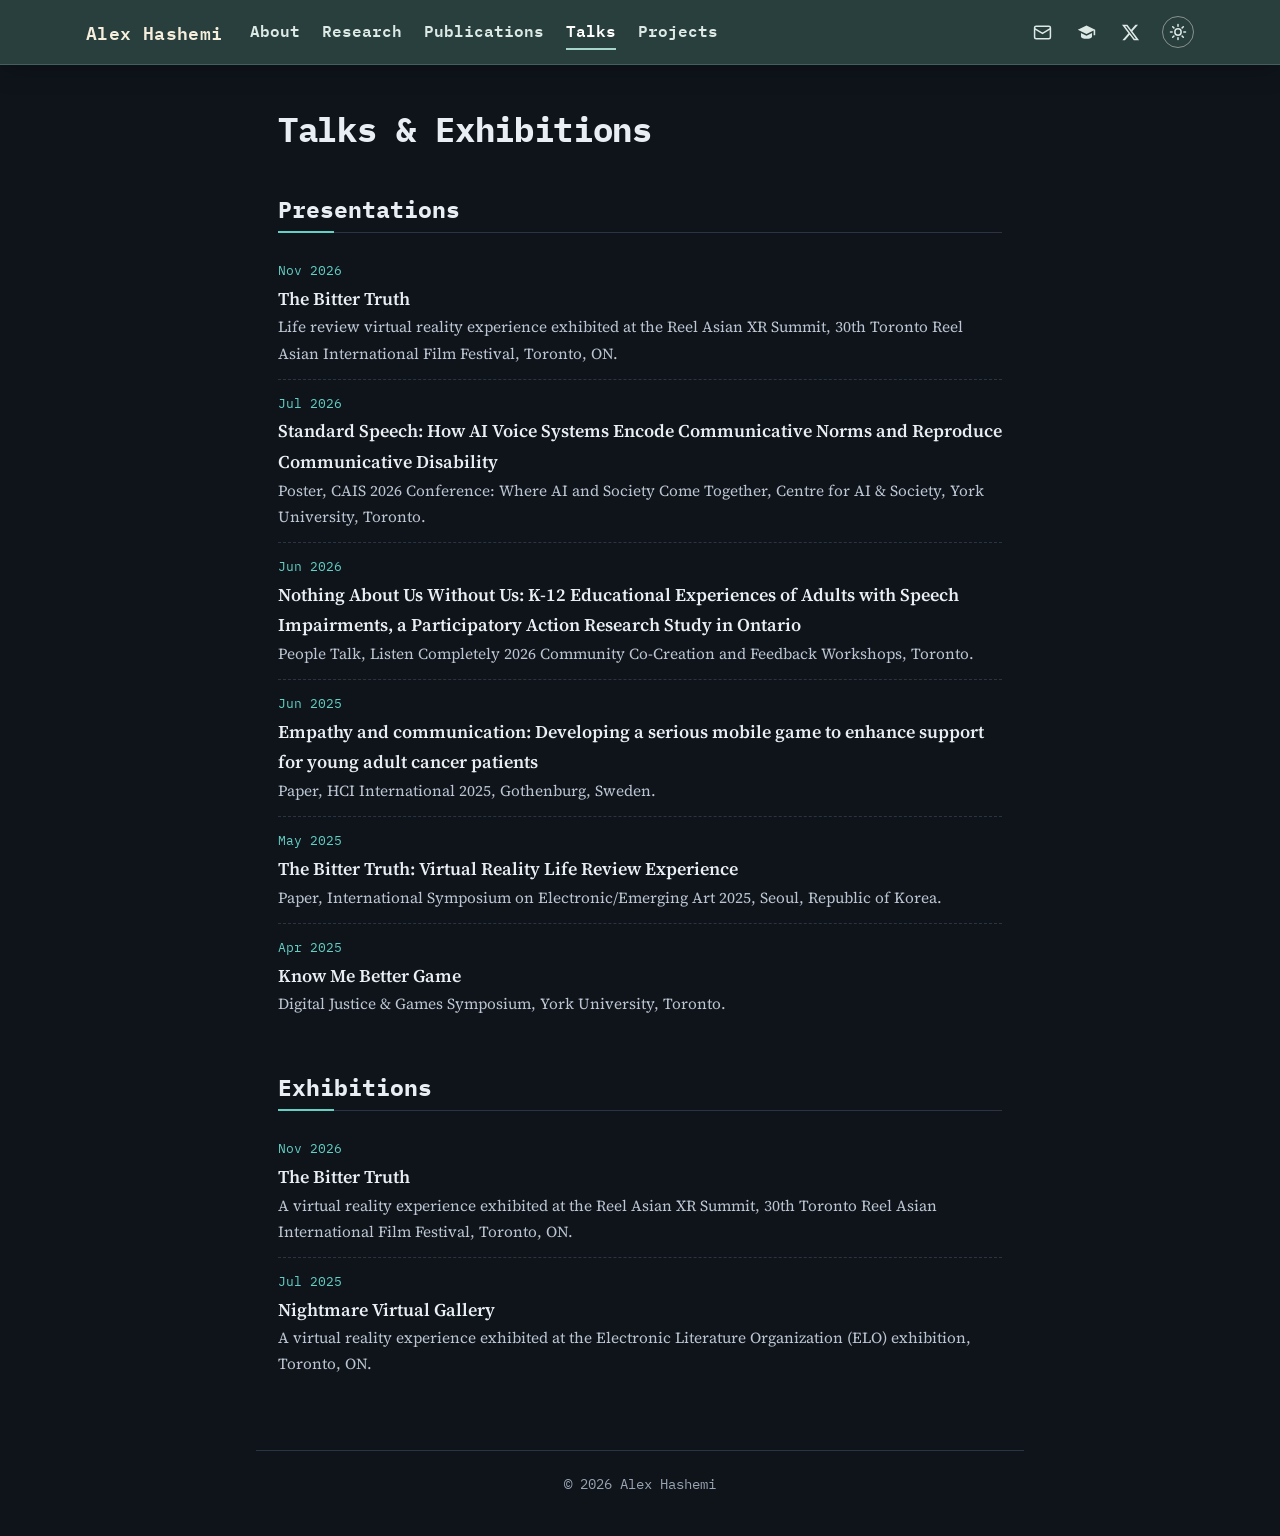
<file: talks.html>
<!DOCTYPE html>
<html lang="en">
<head>
<meta charset="UTF-8">
<meta name="viewport" content="width=device-width, initial-scale=1.0">
<title>Talks | Alex Hashemi</title>
<meta name="description" content="Presentations and exhibitions by Alex Hashemi.">
<link rel="icon" type="image/svg+xml" href="favicon.svg">
<link rel="icon" type="image/png" sizes="32x32" href="favicon-32.png">
<link rel="icon" sizes="any" href="favicon.ico">
<link rel="apple-touch-icon" href="apple-touch-icon.png">
<link rel="preconnect" href="https://fonts.googleapis.com">
<link rel="preconnect" href="https://fonts.gstatic.com" crossorigin>
<link href="https://fonts.googleapis.com/css2?family=IBM+Plex+Mono:wght@500;600;700&amp;family=Source+Serif+4:ital,opsz,wght@0,8..60,400;0,8..60,600;1,8..60,400&amp;display=swap" rel="stylesheet">
<link rel="stylesheet" href="site.css?v=202611271320">
<script>
  (function () {
    var t = null;
    try { t = localStorage.getItem('theme'); } catch (e) {}
    document.documentElement.setAttribute('data-theme', t === 'light' ? 'light' : 'dark');
  })();
</script>
</head>
<body>
<a class="skip" href="#main">Skip to content</a>
<header class="bar">
  <div class="bar-inner">
    <a class="brand" href="./">Alex Hashemi</a>
    <nav class="nav" aria-label="Primary"><a href="about.html">About</a><a href="research.html">Research</a><a href="publications.html">Publications</a><a href="talks.html" aria-current="page">Talks</a><a href="projects.html">Projects</a></nav>
    <div class="icons"><a class="stroke" href="mailto:alexhash@yorku.ca" aria-label="Email" title="Email"><svg viewBox="0 0 24 24" aria-hidden="true"><rect x="2" y="4" width="20" height="16" rx="2"/><path d="m2 7 10 6 10-6"/></svg></a><a class="" href="https://scholar.google.ca/citations?view_op=list_works&amp;hl=en&amp;user=wjBx0VoAAAAJ" aria-label="Google Scholar" title="Google Scholar" target="_blank" rel="noopener noreferrer"><svg viewBox="0 0 24 24" aria-hidden="true"><path d="M12 3 1 8.5l11 5.5 9-4.5v6h2V8.5L12 3z"/><path d="M5 12.75V17c0 1.66 3.13 3 7 3s7-1.34 7-3v-4.25l-7 3.5-7-3.5z"/></svg></a><a class="" href="https://x.com/alexxhashemi" aria-label="X (Twitter)" title="X (Twitter)" target="_blank" rel="noopener noreferrer"><svg viewBox="0 0 24 24" aria-hidden="true"><path d="M18.24 2.25h3.31l-7.23 8.26 8.5 11.24h-6.66l-5.21-6.82-5.97 6.82H1.67l7.73-8.84L1.25 2.25h6.83l4.71 6.23 5.45-6.23zm-1.16 17.52h1.83L7.08 4.13H5.12l11.96 15.64z"/></svg></a>
      <button class="theme-toggle" id="themeToggle" type="button" aria-label="Switch to light mode" title="Switch to light mode">
        <svg class="sun" viewBox="0 0 24 24" aria-hidden="true"><circle cx="12" cy="12" r="4.2"/><path d="M12 2v2.2M12 19.8V22M4.9 4.9l1.6 1.6M17.5 17.5l1.6 1.6M2 12h2.2M19.8 12H22M4.9 19.1l1.6-1.6M17.5 6.5l1.6-1.6"/></svg>
        <svg class="moon" viewBox="0 0 24 24" aria-hidden="true"><path d="M20.5 14.2A8.5 8.5 0 1 1 9.8 3.5a6.8 6.8 0 0 0 10.7 10.7z"/></svg>
      </button>
    </div>
  </div>
</header>
<main id="main">
<h1>Talks &amp; Exhibitions</h1>
<h2>Presentations</h2>
<ul class="entries"><li><span class="when">Nov 2026</span><span class="t">The Bitter Truth</span><span class="m">Life review virtual reality experience exhibited at the Reel Asian XR Summit, 30th Toronto Reel Asian International Film Festival, Toronto, ON.</span></li><li><span class="when">Jul 2026</span><span class="t">Standard Speech: How AI Voice Systems Encode Communicative Norms and Reproduce Communicative Disability</span><span class="m">Poster, CAIS 2026 Conference: Where AI and Society Come Together, Centre for AI &amp; Society, York University, Toronto.</span></li><li><span class="when">Jun 2026</span><span class="t">Nothing About Us Without Us: K-12 Educational Experiences of Adults with Speech Impairments, a Participatory Action Research Study in Ontario</span><span class="m">People Talk, Listen Completely 2026 Community Co-Creation and Feedback Workshops, Toronto.</span></li><li><span class="when">Jun 2025</span><span class="t">Empathy and communication: Developing a serious mobile game to enhance support for young adult cancer patients</span><span class="m">Paper, HCI International 2025, Gothenburg, Sweden.</span></li><li><span class="when">May 2025</span><span class="t">The Bitter Truth: Virtual Reality Life Review Experience</span><span class="m">Paper, International Symposium on Electronic/Emerging Art 2025, Seoul, Republic of Korea.</span></li><li><span class="when">Apr 2025</span><span class="t">Know Me Better Game</span><span class="m">Digital Justice &amp; Games Symposium, York University, Toronto.</span></li></ul>
<h2 id="exhibitions">Exhibitions</h2>
<ul class="entries"><li><span class="when">Nov 2026</span><span class="t">The Bitter Truth</span><span class="m">A virtual reality experience exhibited at the Reel Asian XR Summit, 30th Toronto Reel Asian International Film Festival, Toronto, ON.</span></li><li><span class="when">Jul 2025</span><span class="t">Nightmare Virtual Gallery</span><span class="m">A virtual reality experience exhibited at the Electronic Literature Organization (ELO) exhibition, Toronto, ON.</span></li></ul>

</main>
<footer>&copy; 2026 Alex Hashemi</footer>
<script>
  (function () {
    var root = document.documentElement, btn = document.getElementById('themeToggle');
    function sync() {
      var light = root.getAttribute('data-theme') === 'light';
      var label = light ? 'Switch to dark mode' : 'Switch to light mode';
      btn.setAttribute('aria-label', label); btn.setAttribute('title', label);
    }
    btn.addEventListener('click', function () {
      var next = root.getAttribute('data-theme') === 'light' ? 'dark' : 'light';
      root.setAttribute('data-theme', next);
      try { localStorage.setItem('theme', next); } catch (e) {}
      sync();
    });
    sync();
  })();
</script>
</body>
</html>
</file>
<file: site.css>
/* Alex Hashemi, academic site
   Dark by default, with a light theme switch in the header.
   Monospace headings, serif body, left-aligned text. */

:root, :root[data-theme="dark"] {
  color-scheme: dark;
  --paper: #0f141b;
  --paper-2: #161d27;
  --card: #18202b;
  --line: #2a3443;
  --ink: #e9eef4;          /* 15:1 on paper */
  --ink-2: #bcc5d1;        /* 10:1 */
  --ink-3: #9aa5b3;        /* 7:1 */
  --bar: #4e6866;          /* header, matched to the profile photo */
  --bar-ink: #f6eedd;      /* 5.2:1 on bar */
  --link: #f2a283;         /* 8:1 on paper */
  --teal: #62d0c5;
  --amber: #f2bd52;
  --coral: #ff9a6b;
  --sign: #f3e9d2;
  --shadow-op: 0.38;
  --smoke: #9aa3b2;
}

:root[data-theme="light"] {
  color-scheme: light;
  --paper: #fbf6ee;
  --paper-2: #f3ebdc;
  --card: #fffdf8;
  --line: #e2d6c1;
  --ink: #1f2a3c;          /* 14:1 */
  --ink-2: #44506a;        /* 7.6:1 */
  --ink-3: #5b6478;        /* 5.6:1 */
  --bar: #4e6866;
  --bar-ink: #fdf6e8;      /* 5.4:1 on bar */
  --link: #a8432a;         /* 5.6:1 */
  --teal: #1f6f6a;
  --amber: #efb342;
  --coral: #d9694b;
  --sign: #1f2a3c;
  --shadow-op: 0.12;
  --smoke: #d8d2c6;
}

:root {
  --mono: "IBM Plex Mono", ui-monospace, SFMono-Regular, Menlo, Consolas, monospace;
  --serif: "Source Serif 4", "Iowan Old Style", Georgia, "Times New Roman", serif;
  --measure: 48rem;
}

* { box-sizing: border-box; }
html { scroll-behavior: smooth; scroll-padding-top: 84px; }
@media (prefers-reduced-motion: reduce) { html { scroll-behavior: auto; } }

body {
  margin: 0;
  overflow-x: clip;
  background: var(--paper);
  color: var(--ink);
  font-family: var(--serif);
  font-size: 18px;
  line-height: 1.7;
  transition: background-color 0.25s ease, color 0.25s ease;
}

a { color: var(--link); text-underline-offset: 3px; }
a:hover { text-decoration-thickness: 2px; }
:focus-visible { outline: 3px solid var(--teal); outline-offset: 3px; border-radius: 4px; }

.skip { position: absolute; left: -9999px; }
.skip:focus { left: 12px; top: 10px; z-index: 99; background: var(--ink); color: var(--paper); padding: 8px 14px; }
.sr { position: absolute; width: 1px; height: 1px; overflow: hidden; clip: rect(0 0 0 0); white-space: nowrap; }

/* ---------------- header bar ---------------- */
.bar { position: sticky; top: 0; z-index: 30; background: var(--bar); box-shadow: 0 2px 12px rgba(0, 0, 0, 0.25); }
.bar-inner {
  max-width: 72rem; margin: 0 auto; padding: 0 22px;
  min-height: 64px; display: flex; align-items: center; gap: 28px; flex-wrap: wrap;
}
.bar a { color: var(--bar-ink); text-decoration: none; }
.brand { font-family: var(--mono); font-size: 1.12rem; font-weight: 600; letter-spacing: 0.01em; }
.nav { display: flex; gap: 22px; flex-wrap: wrap; font-family: var(--mono); font-size: 0.98rem; font-weight: 600; }
.nav a { padding: 4px 0; border-bottom: 2px solid transparent; }
.nav a:hover, .nav a[aria-current="page"] { border-bottom-color: var(--amber); }
.icons { margin-left: auto; display: flex; gap: 12px; align-items: center; }
.icons a, .theme-toggle {
  display: inline-flex; width: 32px; height: 32px; align-items: center; justify-content: center;
  border-radius: 50%; color: var(--bar-ink);
}
.icons a:hover, .theme-toggle:hover { background: rgba(253, 246, 232, 0.16); }
.icons svg { width: 19px; height: 19px; fill: currentColor; }
.icons .stroke svg { fill: none; stroke: currentColor; stroke-width: 1.9; }
.theme-toggle {
  border: 1.5px solid rgba(253, 246, 232, 0.45); background: transparent; cursor: pointer; padding: 0; margin-left: 4px;
}
.theme-toggle svg { width: 18px; height: 18px; fill: none; stroke: currentColor; stroke-width: 2; stroke-linecap: round; }
.theme-toggle .moon { display: none; }
:root[data-theme="light"] .theme-toggle .sun { display: none; }
:root[data-theme="light"] .theme-toggle .moon { display: block; }
.bar :focus-visible { outline-color: var(--amber); }

/* ---------------- page body ---------------- */
main { max-width: var(--measure); margin: 0 auto; padding: 44px 22px 30px; }
main.wide { max-width: 66rem; }
h1, h2, h3 { font-family: var(--mono); color: var(--ink); line-height: 1.25; }
h1 { font-size: 2.1rem; margin: 0 0 26px; letter-spacing: -0.01em; }
h2 { font-size: 1.45rem; margin: 44px 0 14px; padding-bottom: 8px; border-bottom: 1px solid var(--line); }
h3 { font-size: 1.05rem; margin: 26px 0 8px; }
p { margin: 0 0 16px; }
.lead { font-size: 1.12rem; }
.muted { color: var(--ink-2); }
.small { font-size: 0.93rem; }
.clear { clear: both; }
.intro { max-width: var(--measure); }

.portrait {
  float: left; width: 38%; max-width: 270px; margin: 6px 34px 18px 0;
  border-radius: 6px; border: 1px solid var(--line);
}

.callout {
  border: 2px solid var(--ink-3); border-radius: 8px; background: var(--paper-2);
  padding: 12px 18px; margin: 22px 0 6px; font-family: var(--mono); font-size: 0.95rem;
}

.entries { list-style: none; margin: 0; padding: 0; }
.entries li { padding: 12px 0; border-bottom: 1px dashed var(--line); }
.entries li:last-child { border-bottom: 0; }
.entries .t { font-weight: 600; display: block; }
.entries .m { color: var(--ink-2); font-size: 0.96rem; display: block; }
.entries .when { font-family: var(--mono); font-size: 0.84rem; color: var(--ink-3); display: block; margin-bottom: 2px; }

.rows { list-style: none; margin: 0; padding: 0; }
.rows li { display: grid; grid-template-columns: 1fr auto; gap: 2px 18px; padding: 10px 0; border-bottom: 1px dashed var(--line); }
.rows li:last-child { border-bottom: 0; }
.rows .what { font-weight: 600; }
.rows .when { font-family: var(--mono); font-size: 0.84rem; color: var(--ink-3); white-space: nowrap; grid-column: 2; grid-row: 1; padding-top: 3px; }
.rows .where { color: var(--ink-2); font-size: 0.96rem; grid-column: 1; }

.skills { width: 100%; border-collapse: collapse; font-size: 0.97rem; }
.skills th, .skills td { text-align: left; vertical-align: top; padding: 9px 10px 9px 0; border-bottom: 1px dashed var(--line); }
.skills th { font-family: var(--mono); font-weight: 600; font-size: 0.9rem; width: 34%; padding-right: 18px; }
.skills tr:last-child th, .skills tr:last-child td { border-bottom: 0; }

.interests { list-style: none; margin: 0; padding: 0; counter-reset: i; display: grid; gap: 10px; }
.interests li {
  counter-increment: i; position: relative; padding: 10px 14px 10px 54px;
  background: var(--paper-2); border-radius: 8px; border: 1px solid var(--line);
}
.interests li::before {
  content: counter(i, decimal-leading-zero); position: absolute; left: 14px; top: 10px;
  font-family: var(--mono); font-weight: 600; color: var(--teal);
}

.cards { display: grid; grid-template-columns: repeat(auto-fit, minmax(270px, 1fr)); gap: 16px; }
.card { background: var(--card); border: 2px solid var(--ink-3); border-radius: 10px; padding: 16px 18px; box-shadow: 4px 4px 0 var(--line); }
.card h3 { margin: 4px 0 6px; }
.card .kind { font-family: var(--mono); font-size: 0.8rem; color: var(--teal); font-weight: 600; text-transform: uppercase; letter-spacing: 0.05em; }
.card p { margin: 0; font-size: 0.97rem; color: var(--ink-2); }

footer { max-width: var(--measure); margin: 30px auto 0; padding: 22px 22px 40px; border-top: 1px solid var(--line); font-family: var(--mono); font-size: 0.85rem; color: var(--ink-3); }

/* ---------------- the isometric city (drawn by city.js) ---------------- */
.city-wrap {
  /* 1.5x the width of the text column (66rem), breaking out of it; full width on smaller screens */
  position: relative;
  width: min(1520px, 100vw);
  left: 50%;
  margin: 6px 0 0 calc(min(1520px, 100vw) / -2);
}
.city { display: block; width: 100%; height: auto; overflow: visible; cursor: grab; touch-action: pan-y; user-select: none; -webkit-user-select: none; }
.city.dragging { cursor: grabbing; }
.city .e { stroke: var(--iso-edge); stroke-width: 1; stroke-linejoin: round; }
.city .win { fill: var(--iso-win); }
.city .windark { fill: var(--iso-windark); }
.city .rline { fill: var(--iso-line); }
.city .leaf1 { fill: var(--iso-leaf1); }
.city .leaf2 { fill: var(--iso-leaf2); }
.city .lamp { fill: var(--iso-lamp); }
.city .water { fill: var(--iso-water); }
.city .door { fill: var(--teal-l); }
.city .glassdoor { fill: var(--iso-win); }
.city .rolldoor { fill: var(--amber-l); }
.city .screen { fill: #1b2638; }
.city .lens { fill: var(--iso-win); }
.city .cvline { fill: var(--navy-l); }
.city .mast { stroke: var(--iso-edge); stroke-width: 1.4; }
.city .dish { fill: var(--white-t); stroke: var(--iso-edge); stroke-width: 1; }
.city .beacon, .city .pulse { fill: var(--iso-pulse); }
.city .ring { fill: none; stroke: var(--iso-ring); stroke-width: 2; }
.city .eye { fill: var(--iso-lamp); }
.city .led { fill: #5fe0a0; animation: led 1.9s steps(2, end) infinite; }
@keyframes led { 50% { fill: #1f3b33; } }
.city .sign { fill: var(--sign); font-family: var(--mono); font-weight: 700; letter-spacing: 0.04em; }
.city .sign.light { fill: #fffaf0; }
.city .sign.bold { fill: #1f2a3c; }
.city .shadow { fill: #000; opacity: var(--shadow-op); }
.city .smoke { fill: var(--smoke); }
.city .bird { fill: none; stroke: var(--ink-2); stroke-width: 1.6; stroke-linecap: round; }
.city .star { fill: #fdf6e8; animation: twinkle 3.2s ease-in-out infinite; }
@keyframes twinkle { 50% { opacity: 0.25; } }
.city .cloud { fill: #ffffff; opacity: 0.85; animation: drift 46s linear infinite; }
@keyframes drift { from { transform: translateX(-260px); } to { transform: translateX(1120px); } }
.city .hl { fill: #fff3b0; }
.city .flicker { animation: flicker 4.5s infinite; }
@keyframes flicker { 0%, 62%, 66%, 70%, 100% { opacity: 1; } 64%, 68% { opacity: 0.15; } }
:root[data-theme="light"] .city .star, :root[data-theme="light"] .city .hl { display: none; }
:root:not([data-theme="light"]) .city .cloud { display: none; }
:root:not([data-theme="light"]) .city .lamp,
:root:not([data-theme="light"]) .city .beacon,
:root:not([data-theme="light"]) .city .pulse,
:root:not([data-theme="light"]) .city .hl,
:root:not([data-theme="light"]) .city .eye { filter: url(#glow); }
.city .bubble path { fill: #ffffff; stroke: var(--iso-edge); stroke-width: 1.6; }
.city .bubble text { font-family: var(--mono); font-size: 13px; font-weight: 700; fill: #1f2a3c; }
.city .bubble .err { fill: #d9694b; text-decoration: underline wavy #d9694b; }
.city .wbar { animation: eq 1.6s ease-in-out infinite alternate; }
@keyframes eq { from { opacity: 0.5; } to { opacity: 1; } }

.city .station { cursor: pointer; }
.city .station .lift { transition: transform 0.2s ease; }
.city .station:hover .lift,
.city .station:focus-visible .lift { transform: translateY(-9px); }
.city .station:focus { outline: none; }
.city .lbl { opacity: 0; transition: opacity 0.15s ease; pointer-events: none; }
.city .lbl.show { opacity: 1; }
.city .lbl rect { fill: var(--ink); stroke: var(--amber); stroke-width: 2; }
.city .lbl text { fill: var(--paper); font-family: var(--mono); font-size: 13px; font-weight: 600; }
@media (hover: none) { .city .lbl { opacity: 1; } }
@media (prefers-reduced-motion: reduce) {
  .city .wbar, .city .led, .city .star, .city .cloud, .city .flicker { animation: none; }
  .city .station .lift, .city .lbl { transition: none; }
}

.city-controls { display: flex; gap: 10px; align-items: center; justify-content: center; flex-wrap: wrap; margin: 4px 0 0; font-family: var(--mono); font-size: 0.86rem; color: var(--ink-3); }
.city-controls button {
  font-family: var(--mono); font-size: 0.88rem; font-weight: 600; color: var(--ink);
  background: var(--paper-2); border: 1.5px solid var(--ink-3); border-radius: 999px;
  padding: 6px 14px; cursor: pointer;
}
.city-controls button:hover { border-color: var(--amber); }
.city-controls .hint { margin-left: 6px; }

.map-hint { font-family: var(--mono); font-size: 0.88rem; color: var(--ink-3); margin: 0 0 6px; }
.map-list { margin-top: 10px; font-family: var(--mono); font-size: 0.9rem; }
.map-list summary { cursor: pointer; color: var(--ink-2); }
.map-list ul { columns: 2; margin: 10px 0 0; padding-left: 20px; }

/* ---------------- small screens ---------------- */
@media (max-width: 700px) {
  body { font-size: 17px; }
  .bar-inner { gap: 10px 18px; padding: 10px 16px; }
  .icons { margin-left: 0; }
  .portrait { float: none; display: block; width: 62%; margin: 0 0 18px; }
  .rows li { grid-template-columns: 1fr; }
  .rows .when { grid-column: 1; grid-row: auto; padding-top: 0; }
  .skills th { width: auto; display: block; border-bottom: 0; padding-bottom: 0; }
  .skills td { display: block; padding-top: 2px; }
  .map-list ul { columns: 1; }
}

/* ---------------- city materials (generated by isogen.py) ---------------- */
:root[data-theme="light"]{--grass-t:#b9d68e;--grass-l:#b58a5e;--grass-r:#9c7450;--base-t:#d9c7a3;--base-l:#a98157;--base-r:#8f6b47;--road-t:#5f6875;--road-l:#5f6875;--road-r:#5f6875;--walk-t:#e6dcc8;--walk-l:#cdbfa5;--walk-r:#bcae93;--cream-t:#fffaf0;--cream-l:#efe3cb;--cream-r:#ddcdb0;--teal-t:#57b8ae;--teal-l:#2f8f88;--teal-r:#24746e;--glass-t:#d3ecf0;--glass-l:#9fd1da;--glass-r:#83b9c5;--brick-t:#e48e6c;--brick-l:#c86c4d;--brick-r:#ab583d;--amber-t:#f7cf6c;--amber-l:#eab449;--amber-r:#cf9b34;--plum-t:#b797c8;--plum-l:#9170a6;--plum-r:#785a92;--navy-t:#5d6d88;--navy-l:#425069;--navy-r:#36425a;--coral-t:#e97f5d;--coral-l:#d4663f;--coral-r:#b85232;--trunk-t:#8b5e3c;--trunk-l:#7a5133;--trunk-r:#6a462c;--white-t:#ffffff;--white-l:#f1ece2;--white-r:#e2dacb;--iso-edge:#2a3446;--iso-win:#c4e8f1;--iso-windark:#c4e8f1;--iso-line:#f7f0df;--iso-leaf1:#6fae5c;--iso-leaf2:#93c975;--iso-lamp:#fff2c2;--iso-water:#8fd0e0;--iso-sky:#e9f4f6;--iso-ink:#1f2a3c;--iso-pulse:#e2603f;--iso-ring:#2f8f88}
:root, :root[data-theme="dark"]{--grass-t:#25402f;--grass-l:#3b2c22;--grass-r:#2e221b;--base-t:#1d2a24;--base-l:#2a1f19;--base-r:#211813;--road-t:#272d37;--road-l:#272d37;--road-r:#272d37;--walk-t:#3b4351;--walk-l:#313845;--walk-r:#2a303b;--cream-t:#555966;--cream-l:#43464f;--cream-r:#373a42;--teal-t:#2f716b;--teal-l:#225450;--teal-r:#1a4240;--glass-t:#33505f;--glass-l:#253b4b;--glass-r:#1d2f3d;--brick-t:#8f4936;--brick-l:#71392a;--brick-r:#5a2e22;--amber-t:#a0802f;--amber-l:#816725;--amber-r:#68531e;--plum-t:#634a77;--plum-l:#4e3a5f;--plum-r:#3f2f4d;--navy-t:#3c485f;--navy-l:#2e3749;--navy-r:#252c3a;--coral-t:#94503b;--coral-l:#783f2f;--coral-r:#603226;--trunk-t:#4d3526;--trunk-l:#402c20;--trunk-r:#35241a;--white-t:#c9ccd4;--white-l:#a9adb7;--white-r:#8f939d;--iso-edge:#06090d;--iso-win:#ffd56f;--iso-windark:#2b3646;--iso-line:#cdbb8c;--iso-leaf1:#2e6a46;--iso-leaf2:#3c8659;--iso-lamp:#ffd56f;--iso-water:#1d4a5e;--iso-sky:#0d1420;--iso-ink:#e8edf3;--iso-pulse:#ff9a6b;--iso-ring:#7fe0d6}
.city .grass-t{fill:var(--grass-t)}
.city .grass-l{fill:var(--grass-l)}
.city .grass-r{fill:var(--grass-r)}
.city .base-t{fill:var(--base-t)}
.city .base-l{fill:var(--base-l)}
.city .base-r{fill:var(--base-r)}
.city .road-t{fill:var(--road-t)}
.city .road-l{fill:var(--road-l)}
.city .road-r{fill:var(--road-r)}
.city .walk-t{fill:var(--walk-t)}
.city .walk-l{fill:var(--walk-l)}
.city .walk-r{fill:var(--walk-r)}
.city .cream-t{fill:var(--cream-t)}
.city .cream-l{fill:var(--cream-l)}
.city .cream-r{fill:var(--cream-r)}
.city .teal-t{fill:var(--teal-t)}
.city .teal-l{fill:var(--teal-l)}
.city .teal-r{fill:var(--teal-r)}
.city .glass-t{fill:var(--glass-t)}
.city .glass-l{fill:var(--glass-l)}
.city .glass-r{fill:var(--glass-r)}
.city .brick-t{fill:var(--brick-t)}
.city .brick-l{fill:var(--brick-l)}
.city .brick-r{fill:var(--brick-r)}
.city .amber-t{fill:var(--amber-t)}
.city .amber-l{fill:var(--amber-l)}
.city .amber-r{fill:var(--amber-r)}
.city .plum-t{fill:var(--plum-t)}
.city .plum-l{fill:var(--plum-l)}
.city .plum-r{fill:var(--plum-r)}
.city .navy-t{fill:var(--navy-t)}
.city .navy-l{fill:var(--navy-l)}
.city .navy-r{fill:var(--navy-r)}
.city .coral-t{fill:var(--coral-t)}
.city .coral-l{fill:var(--coral-l)}
.city .coral-r{fill:var(--coral-r)}
.city .trunk-t{fill:var(--trunk-t)}
.city .trunk-l{fill:var(--trunk-l)}
.city .trunk-r{fill:var(--trunk-r)}
.city .white-t{fill:var(--white-t)}
.city .white-l{fill:var(--white-l)}
.city .white-r{fill:var(--white-r)}

/* ---------------- footer pinned to the bottom of every page ---------------- */
body { display: flex; flex-direction: column; min-height: 100vh; }
body > main { flex: 1 0 auto; width: 100%; box-sizing: border-box; }
footer { width: 100%; box-sizing: border-box; text-align: center; margin-top: 30px; }

/* ---------------- a little colour ---------------- */
h2 { position: relative; }
h2::after { content: ""; position: absolute; left: 0; bottom: -1px; width: 56px; height: 2px; background: var(--teal); }
.entries .when, .rows .when { color: var(--teal); }
.skills th { color: var(--teal); }
.interests li { border-left: 3px solid var(--teal); }
.callout { border-left: 4px solid var(--teal); }
.card { transition: border-color 0.15s ease; }
.card:hover { border-color: var(--teal); }
.more { margin-top: 22px; }

/* ---------------- CV request form ---------------- */
.cv-form { display: grid; gap: 6px; max-width: 34rem; margin: 26px 0 20px; }
.cv-form label { font-family: var(--mono); font-size: 0.9rem; font-weight: 600; color: var(--teal); margin-top: 10px; }
.cv-form input, .cv-form textarea {
  font: inherit; font-size: 1rem; color: var(--ink); background: var(--card);
  border: 2px solid var(--ink-3); border-radius: 8px; padding: 10px 12px;
}
.cv-form input:focus, .cv-form textarea:focus { outline: none; border-color: var(--teal); box-shadow: 0 0 0 3px rgba(98, 208, 197, 0.25); }
.cv-form button {
  justify-self: start; margin-top: 16px; font-family: var(--mono); font-weight: 600; font-size: 0.98rem;
  color: var(--bar-ink); background: var(--bar); border: 0; border-radius: 8px; padding: 11px 22px; cursor: pointer;
}
.cv-form button:hover { filter: brightness(1.12); }
.cv-form button:disabled { opacity: 0.6; cursor: wait; }
.cv-form .hp { position: absolute; left: -9999px; width: 1px; height: 1px; opacity: 0; }
.form-status { margin: 8px 0 0; min-height: 1.5em; }
.form-status.ok { color: var(--teal); }
.form-status.err { color: var(--link); }

/* ---------------- contact ---------------- */
.contact-grid { display: grid; grid-template-columns: repeat(auto-fit, minmax(240px, 1fr)); gap: 14px; margin: 26px 0 22px; }
.ccard {
  display: flex; align-items: center; gap: 14px; padding: 16px 18px; text-decoration: none; color: var(--ink);
  background: var(--card); border: 2px solid var(--ink-3); border-radius: 10px; box-shadow: 4px 4px 0 var(--line);
  transition: border-color 0.15s ease, transform 0.15s ease;
}
.ccard:hover, .ccard:focus-visible { border-color: var(--teal); transform: translateY(-2px); }
.cicon {
  flex: none; display: grid; place-items: center; width: 44px; height: 44px; border-radius: 50%;
  background: var(--bar); color: var(--bar-ink);
}
.cicon svg { width: 21px; height: 21px; fill: currentColor; }
.stroke .cicon svg, .cicon.stroke svg { fill: none; stroke: currentColor; stroke-width: 1.9; stroke-linecap: round; stroke-linejoin: round; }
.ctext { display: flex; flex-direction: column; min-width: 0; }
.clabel { font-family: var(--mono); font-weight: 600; font-size: 0.85rem; color: var(--teal); text-transform: uppercase; letter-spacing: 0.05em; }
.cvalue { font-size: 1rem; overflow-wrap: anywhere; }
.where-am-i { display: flex; align-items: center; gap: 12px; color: var(--ink-2); }
.where-am-i .cicon { width: 36px; height: 36px; background: transparent; color: var(--teal); }

/* ---------------- navbar: deep sage from the profile photo, frosted over the page ---------------- */
.bar {
  background: rgba(44, 66, 64, 0.94);
  -webkit-backdrop-filter: saturate(140%) blur(10px);
  backdrop-filter: saturate(140%) blur(10px);
  border-bottom: 1px solid rgba(168, 213, 203, 0.22);
  box-shadow: 0 6px 24px rgba(0, 0, 0, 0.22);
}
:root[data-theme="light"] .bar { background: rgba(62, 92, 89, 0.95); }
.brand { color: #ffffff; letter-spacing: 0.02em; }
.nav a { color: #dce9e5; transition: color 0.15s ease, border-color 0.15s ease; }
.nav a:hover, .nav a[aria-current="page"] { color: #ffffff; border-bottom-color: #a8d5cb; }
.icons a, .theme-toggle { color: #dce9e5; }
.icons a:hover, .theme-toggle:hover { color: #ffffff; background: rgba(168, 213, 203, 0.16); }
.bar :focus-visible { outline-color: #a8d5cb; }

/* skills: label column sized to its longest label so each stays on one line */
.skills th { width: auto; white-space: nowrap; padding-right: 32px; }
@media (max-width: 640px) { .skills th { white-space: normal; padding-right: 14px; } }
</file>
<file: shiraz.css>
/* Shiraz page: components carried over from the original site, scoped to .shz.
   The old palette names are mapped onto the current theme so both modes work. */
.shz {
  --bg: var(--paper); --bg-alt: var(--paper-2); --surface: var(--card); --surface-2: var(--paper-2);
  --border: #2b3646; --line: #75869e; --text: var(--ink); --text-muted: var(--ink-2); --text-dim: var(--ink-3);
  --accent: #4fd1c5; --accent-2: #8b99ff; --accent-soft: rgba(79,209,197,0.13); --amber: #eeae52; --green: #62c586;
  --font-mono: var(--mono); --font-sans: var(--serif); --radius: 10px;
}
:root[data-theme="light"] .shz {
  --border: #d9ccb4; --line: #6e7f93; --accent: #0a7a72; --accent-2: #414cc0;
  --accent-soft: rgba(10,122,114,0.1); --amber: #8f5a10; --green: #1d6b43;
}
.shz code { font-family: var(--mono); font-size: 0.88em; }
.shz h3, .shz h4 { font-family: var(--mono); color: var(--ink); }
.shz .btn {font-family: var(--font-mono);
  font-size: 0.92rem;
  padding: 13px 22px;
  border-radius: 8px;
  text-decoration: none;
  display: inline-flex;
  align-items: center;
  gap: 6px;
  border: 1px solid transparent;
  font-weight: 600;
  transition: transform 0.15s ease, box-shadow 0.15s ease, background 0.15s ease;}
.shz .btn-primary {background: var(--accent);
  color: #04120f;}
:root[data-theme="light"] .shz .btn-primary {color: #ffffff;}
.shz .btn-primary:hover {box-shadow: 0 0 0 3px var(--accent-soft);
  transform: translateY(-1px);}
.shz .btn-ghost {border-color: var(--border);
  color: var(--text);
  background: var(--surface);}
.shz .btn-ghost:hover {border-color: var(--accent);
  color: var(--accent);}
.shz .section-intro {color: var(--text-muted);
  max-width: 640px;
  margin-bottom: 38px;}
.shz .section-intro strong {color: var(--text);}
.shz .sub-heading {font-family: var(--font-mono);
  font-size: 1.24rem;
  font-weight: 600;
  line-height: 1.35;
  letter-spacing: -0.01em;
  color: var(--text);
  margin: 64px 0 26px;
  border-top: 1px solid var(--border);
  padding-top: 38px;}
.shz .skills-groups {display: flex; flex-direction: column; gap: 26px;}
.shz .skill-group h4 {font-family: var(--font-mono);
  color: var(--text-dim);
  font-weight: 600;
  font-size: 0.97rem;
  margin-bottom: 13px;}
.shz .tag-cloud {display: flex; flex-wrap: wrap; gap: 10px;}
.shz .pill {font-family: var(--font-mono);
  font-size: 0.85rem;
  padding: 8px 14px;
  border-radius: 20px;
  border: 1px solid var(--border);
  color: var(--text-muted);
  background: var(--surface);}
.shz .pill-accent {border-color: var(--accent);
  color: var(--accent);
  background: var(--accent-soft);}
.shz .agent-highlight {background: var(--surface);
  border-left: 3px solid var(--accent);
  border-radius: 0 var(--radius) var(--radius) 0;
  padding: 21px 25px;
  margin-bottom: 40px;
  color: var(--text-muted);}
.shz .agent-highlight strong {color: var(--text);}
.shz .arch {margin: 0 0 40px;
  background: var(--surface);
  border: 1px solid var(--border);
  border-radius: var(--radius);
  padding: 24px 22px 18px;}
.shz .arch-scroll {overflow-x: auto;}
.shz .arch svg {display: block;
  width: 100%;
  min-width: 660px;
  height: auto;}
.shz .arch figcaption {margin-top: 16px;
  padding-top: 14px;
  border-top: 1px solid var(--border);
  color: var(--text-muted);
  font-size: 0.89rem;}
.shz .d-box {fill: var(--surface-2); stroke: var(--line);   stroke-width: 1.6;}
.shz .d-box-accent {fill: var(--accent-soft); stroke: var(--accent); stroke-width: 1.9;}
.shz .d-box-spec {fill: var(--surface-2); stroke: var(--accent-2); stroke-width: 1.9;}
.shz .d-box-ext {fill: var(--surface-2); stroke: var(--text-dim); stroke-width: 1.6; stroke-dasharray: 5 4;}
.shz .d-link {stroke: var(--line);     stroke-width: 2.1;}
.shz .d-link-dash {stroke: var(--text-dim); stroke-width: 1.8; stroke-dasharray: 5 4;}
.shz .d-arrow {fill: var(--line);}
.shz .d-arrow-dim {fill: var(--text-dim);}
.shz .route {cursor: pointer;}
.shz .route, .shz .dimmable {transition: opacity 0.18s ease;}
.shz .route .rt-line, .shz .route .rt-dash, .shz .route .rt-head, .shz .route .rt-head-dim, .shz .route .rt-box {transition: stroke 0.18s ease, fill 0.18s ease, stroke-width 0.18s ease;}
.shz .route.is-dim, .shz .dimmable.is-dim {opacity: 0.22;}
.shz .route:focus {outline: none;}
.shz .route:focus-visible .rt-box {outline: 2px solid var(--accent); outline-offset: 3px;}
@media (prefers-reduced-motion: reduce) {
  .shz .route, .shz .dimmable, .shz .route .rt-line, .shz .route .rt-dash, .shz .route .rt-head, .shz .route .rt-head-dim, .shz .route .rt-box {transition: none;}
}
.shz .d-label {fill: var(--text);
  font-family: var(--font-mono);
  font-size: 15px;
  font-weight: 600;}
.shz .d-label-accent {fill: var(--accent);
  font-family: var(--font-mono);
  font-size: 15px;
  font-weight: 600;}
.shz .d-sub {fill: var(--text-muted);
  font-family: var(--font-sans);
  font-size: 12px;}
.shz .d-sub-mono {fill: var(--text-muted);
  font-family: var(--font-mono);
  font-size: 12px;}
.shz .d-note {fill: var(--text-dim);
  font-family: var(--font-mono);
  font-size: 12px;}
.shz .d-lane {fill: var(--text-muted);
  font-family: var(--font-mono);
  font-size: 13px;}
.shz .d-pipe {fill: var(--accent);
  font-family: var(--font-mono);
  font-size: 12px;
  font-weight: 700;
  letter-spacing: 0.03em;}
.shz .arch a {cursor: pointer;}
.shz .arch a:hover .d-pipe {fill: var(--text); text-decoration: underline;}
.shz .arch a:focus-visible .d-pipe {fill: var(--text);}
.shz .d-rule {stroke: var(--border); stroke-width: 1.3; stroke-dasharray: 3 5;}
.shz .d-axis {stroke: var(--line); stroke-width: 1.9;}
.shz .d-tick {stroke: var(--line); stroke-width: 1.9;}
.shz .d-dot-news {fill: var(--accent);   stroke: var(--bg); stroke-width: 2;}
.shz .d-dot-x {fill: var(--accent-2); stroke: var(--bg); stroke-width: 2;}
.shz .d-dot-video {fill: var(--amber);    stroke: var(--bg); stroke-width: 2;}
.shz .d-dot-clean {fill: var(--green);    stroke: var(--bg); stroke-width: 2;}
.shz .table-scroll {overflow-x: auto; margin-bottom: 16px;}
.shz .agent-table {width: 100%;
  min-width: 620px;
  border-collapse: collapse;
  background: var(--surface);
  border: 1px solid var(--border);
  border-radius: var(--radius);
  overflow: hidden;
  font-size: 0.94rem;}
.shz .agent-table th {text-align: left;
  padding: 15px 18px;
  background: var(--surface-2);
  border-bottom: 1px solid var(--border);
  font-family: var(--font-mono);
  font-size: 0.84rem;
  text-transform: uppercase;
  letter-spacing: 0.06em;
  color: var(--text-dim);
  font-weight: 700;}
.shz .agent-table td {padding: 17px 18px;
  border-bottom: 1px solid var(--border);
  color: var(--text-muted);
  vertical-align: top;}
.shz .agent-table tr:last-child td {border-bottom: none;}
.shz .agent-table tbody tr:hover {background: var(--surface-2);}
.shz .agent-table strong {color: var(--text); display: block; font-size: 1.02rem;}
.shz .td-sub {display: block;
  font-size: 0.85rem;
  color: var(--text-dim);
  margin-top: 4px;
  line-height: 1.45;}
.shz .status {font-family: var(--font-mono);
  font-size: 0.74rem;
  text-transform: uppercase;
  letter-spacing: 0.05em;
  font-weight: 700;
  padding: 4px 10px;
  border-radius: 4px;
  border: 1px solid;
  white-space: nowrap;
  display: inline-block;}
.shz .status-live {color: var(--green); border-color: var(--green); background: rgba(98,197,134,0.15);}
.shz .status-pending {color: var(--amber); border-color: var(--amber); background: rgba(238,174,82,0.15);}
.shz .table-note {color: var(--text-muted);
  font-size: 0.92rem;
  max-width: 690px;
  margin-bottom: 8px;}
.shz .disclosure {margin-top: 34px;
  border: 1px solid var(--border);
  border-radius: var(--radius);
  background: var(--surface);
  overflow: hidden;
  scroll-margin-top: var(--header-h);}
.shz .disclosure summary {list-style: none;
  cursor: pointer;
  display: flex;
  align-items: center;
  gap: 14px;
  padding: 19px 22px;
  transition: background 0.18s ease, color 0.18s ease;}
.shz .disclosure summary::-webkit-details-marker {display: none;}
.shz .disclosure summary:hover {background: var(--surface-2);}
.shz .disclosure-label {font-family: var(--font-mono);
  font-size: 1.08rem;
  font-weight: 700;
  letter-spacing: -0.01em;
  color: var(--accent);}
.shz .disclosure-hint {font-size: 0.88rem; color: var(--text-dim); flex: 1;}
.shz .disclosure .chev {width: 19px;
  height: 19px;
  color: var(--text-muted);
  flex-shrink: 0;
  transition: transform 0.22s ease;}
.shz .disclosure[open] .chev {transform: rotate(180deg);}
.shz .disclosure[open] summary {border-bottom: 1px solid var(--border);
  background: var(--surface-2);}
.shz .disclosure-body {padding: 30px 24px 28px;
  animation: disclosureIn 0.25s ease;}
@keyframes disclosureIn {
  from { opacity: 0; transform: translateY(-6px); }
  to   { opacity: 1; transform: translateY(0); }
}
.shz .disclosure-subhead {font-family: var(--font-mono);
  font-size: 1.06rem;
  font-weight: 600;
  color: var(--text);
  margin: 38px 0 18px;
  border-top: 1px solid var(--border);
  padding-top: 26px;}
.shz .pipeline-block {margin-top: 40px;
  padding-top: 36px;
  border-top: 1px solid var(--border);
  scroll-margin-top: calc(var(--header-h) + 20px);}
.shz .pipeline-block:first-of-type {border-top: 0; padding-top: 0;}
.shz .pipeline-meta {display: flex;
  align-items: center;
  gap: 12px;
  margin-bottom: 14px;
  flex-wrap: wrap;}
.shz .pipeline-cadence {font-family: var(--font-mono);
  font-size: 0.8rem;
  color: var(--text-dim);
  letter-spacing: 0.04em;}
.shz .pipeline-block > h3 {font-size: 1.62rem;
  line-height: 1.25;
  margin-bottom: 15px;
  letter-spacing: -0.022em;
  font-weight: 700;}
.shz .pipeline-summary {color: var(--text-muted);
  max-width: 690px;
  margin-bottom: 4px;}
.shz .pipeline-summary strong {color: var(--text);}
.shz .pipeline-block .disclosure {margin-top: 20px;}
.shz .pipeline-block .disclosure-body > .timeline {margin-bottom: 4px;}
.shz .disclosure-body .agent-highlight {margin-top: 28px; margin-bottom: 0;}
.shz .disclosure-body .agent-highlight + .disclosure-subhead {margin-top: 32px;}
.shz .disclosure-body .pipeline-summary + .disclosure-subhead {margin-top: 32px;}
.shz .detail-list {list-style: none;
  display: flex;
  flex-direction: column;
  gap: 13px;
  color: var(--text-muted);
  font-size: 0.96rem;}
.shz .detail-list li {position: relative; padding-left: 20px;}
.shz .detail-list li::before {content: '';
  position: absolute;
  left: 0;
  top: 10px;
  width: 6px;
  height: 6px;
  border-radius: 50%;
  background: var(--accent);}
.shz .detail-list strong {color: var(--text);}
.shz .pipeline-block .cta-panel {margin-top: 24px;}
.shz .cta-panel {display: flex;
  align-items: center;
  justify-content: space-between;
  gap: 24px;
  flex-wrap: wrap;
  margin-top: 36px;
  padding: 25px 26px;
  background: var(--surface);
  border: 1px solid var(--border);
  border-radius: var(--radius);
  transition: border-color 0.2s ease;}
.shz .cta-panel:hover {border-color: var(--accent);}
.shz .cta-text {flex: 1 1 320px;}
.shz .cta-text h4 {font-family: var(--font-mono);
  font-size: 1.06rem;
  font-weight: 700;
  color: var(--accent);
  margin-bottom: 7px;}
.shz .cta-text p {color: var(--text-muted); font-size: 0.95rem; margin: 0;}
.shz .timeline {display: flex;
  flex-direction: column;
  gap: 24px;
  border-left: 2px solid var(--border);
  padding-left: 26px;}
.shz .timeline-item {display: flex; gap: 20px; position: relative;}
.shz .timeline-item::before {content: '';
  position: absolute;
  left: -32px;
  top: 7px;
  width: 10px;
  height: 10px;
  border-radius: 50%;
  background: var(--accent);
  box-shadow: 0 0 0 4px var(--accent-soft);}
.shz .timeline-year {font-family: var(--font-mono);
  color: var(--accent);
  font-size: 0.9rem;
  font-weight: 600;
  width: 60px;
  flex-shrink: 0;}
.shz .timeline-item h4 {font-size: 1.14rem; margin-bottom: 7px; letter-spacing: -0.012em;}
.shz .timeline-item p {color: var(--text-muted); font-size: 0.92rem;}
.shz .pipeline {margin-bottom: 40px;}
.shz .pipeline .timeline-item h4 {margin-bottom: 7px;}
.shz .format-legend {display: grid;
  gap: 12px;
  margin-bottom: 32px;
  padding: 21px 22px;
  background: var(--surface);
  border: 1px solid var(--border);
  border-radius: var(--radius);}
.shz .format-badge {font-family: var(--font-mono);
  font-size: 0.74rem;
  text-transform: uppercase;
  letter-spacing: 0.06em;
  font-weight: 700;
  padding: 4px 10px;
  border-radius: 4px;
  border: 1px solid;
  white-space: nowrap;
  flex-shrink: 0;}
.shz .format-mechanics {color: var(--accent);   border-color: var(--accent);   background: var(--accent-soft);}
.shz .format-anatomy {color: var(--accent-2); border-color: var(--accent-2); background: rgba(139,153,255,0.15);}
.shz .format-case-file {color: #ef7c72;         border-color: #ef7c72;         background: rgba(239,124,114,0.15);}
.shz .format-concept-critique {color: #e58cc4;         border-color: #e58cc4;         background: rgba(229,140,196,0.15);}
:root[data-theme="light"] .shz .format-case-file {color: #a8352b; border-color: #a8352b;}
:root[data-theme="light"] .shz .format-concept-critique {color: #97367a; border-color: #97367a;}
@media (max-width: 720px) {
  .shz .agent-highlight {padding: 19px 20px;}
  .shz .format-legend {padding: 17px 18px;}
  .shz .timeline {padding-left: 20px;}
  .shz .timeline-item {flex-direction: column; gap: 5px;}
  .shz .timeline-item::before {left: -26px;}
  .shz .disclosure summary {padding: 17px 18px; flex-wrap: wrap; gap: 8px;}
  .shz .disclosure-hint {flex: 1 1 100%; order: 3;}
  .shz .disclosure-body {padding: 24px 18px;}
  .shz .cta-panel {padding: 21px;}
  .shz .cta-panel .btn {width: 100%; justify-content: center;}
  .shz .arch {padding: 18px 16px 14px;}
  .shz .sub-heading {margin-top: 52px; padding-top: 32px;}
}
@media (max-width: 560px) {
  .shz .pipeline-block > h3 {font-size: 1.38rem;}
  .shz .sub-heading {font-size: 1.1rem;}
  .shz .hero-cta .btn {flex: 1 1 100%; justify-content: center;}
}
</file>
